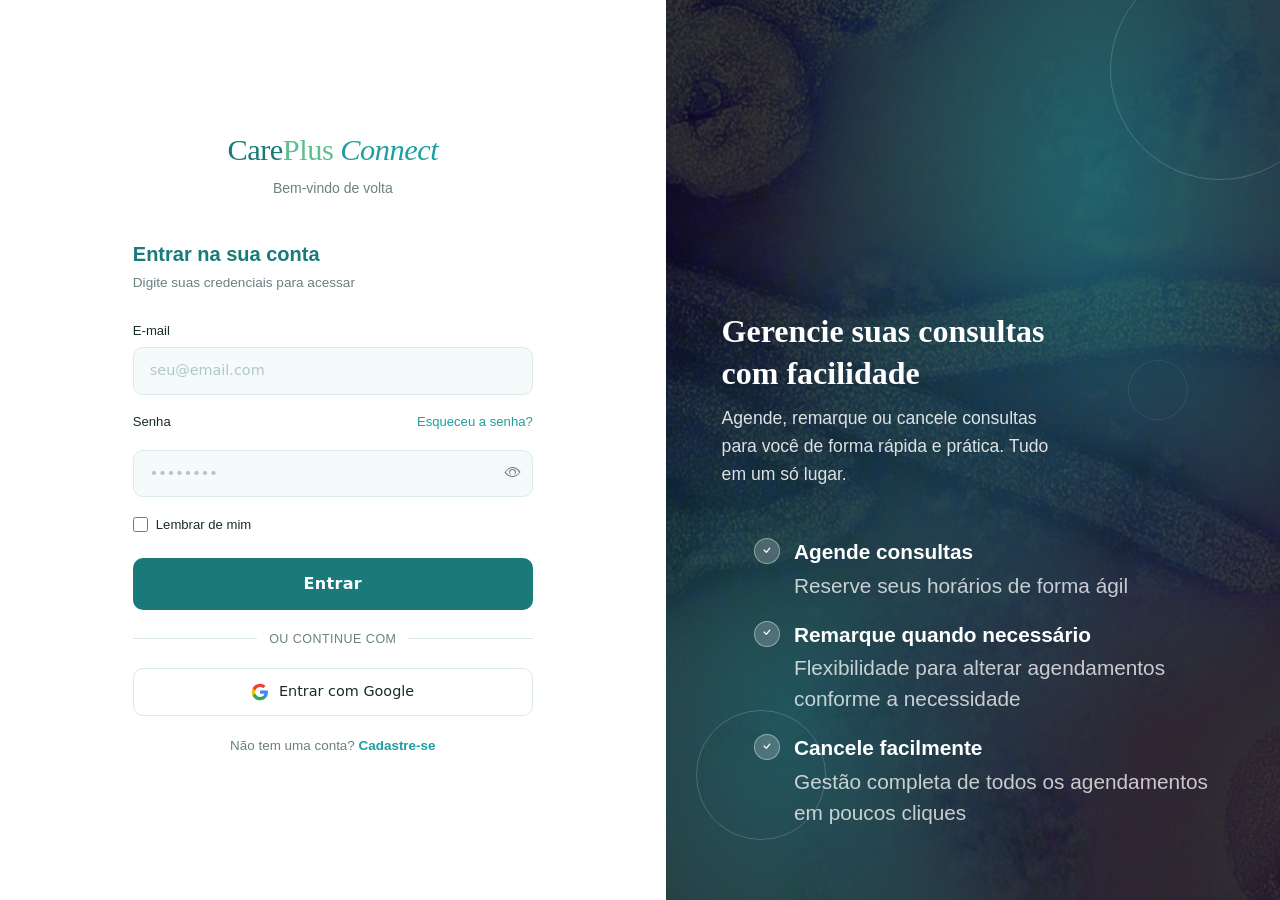
<file: index.html>
<!DOCTYPE html>
<html lang="pt-BR">

<head>
  <meta charset="UTF-8" />
  <meta name="viewport" content="width=device-width, initial-scale=1.0" />
  <title>CarePlus Connect — Login</title>

  <!-- Bootstrap CSS via CDN -->
  <link href="https://cdn.jsdelivr.net/npm/bootstrap@5.3.3/dist/css/bootstrap.min.css" rel="stylesheet" />

  <!-- Bootstrap Icons -->
  <link rel="stylesheet" href="https://cdn.jsdelivr.net/npm/bootstrap-icons@1.11.3/font/bootstrap-icons.css" />

  <!-- Variáveis globais de cor — deve vir antes dos outros CSS -->
  <link rel="stylesheet" href="css/variaveis.css" />

  <!-- CSS customizado da tela de login -->
  <link rel="stylesheet" href="css/login.css" />

  <!-- JavaScript externo do login -->
  <script src="javascript/login.js" defer></script>
</head>

<body>

  <!-- ================================================
     ESTRUTURA PRINCIPAL
     Divide a tela em painel esquerdo (formulário)
     e painel direito (imagem + bullets)
================================================= -->
  <div class="pagina-login">

    <!-- ── PAINEL ESQUERDO ── -->
    <div class="painel-esquerdo">
      <div class="caixa-formulario">

        <!-- Logo -->
        <div class="logo">
          <span class="care">Care</span><span class="plus">Plus</span> <span class="connect">Connect</span>
        </div>
        <p class="logo-subtitulo">Bem-vindo de volta</p>

        <!-- Título e descrição do formulário -->
        <p class="titulo-formulario">Entrar na sua conta</p>
        <p class="descricao-formulario">Digite suas credenciais para acessar</p>

        <!-- Campo E-mail -->
        <label for="email">E-mail</label>
        <div class="campo-input">
          <input type="email" id="email" placeholder="seu@email.com" autocomplete="email" />
        </div>

        <!-- Campo Senha + link esqueceu a senha -->
        <div class="linha-senha">
          <label for="senha">Senha</label>
          <a href="#" class="link-esqueceu-senha">Esqueceu a senha?</a>
        </div>
        <div class="campo-input">
          <input type="password" id="senha" placeholder="••••••••" autocomplete="current-password" />
          <!-- Botão olho: alterna entre mostrar e ocultar senha -->
          <button class="botao-olho" id="botao-olho" type="button" aria-label="Mostrar senha">
            <i id="icone-olho" class="bi bi-eye"></i>
          </button>
        </div>

        <!-- Checkbox lembrar de mim -->
        <div class="lembrar-de-mim">
          <input type="checkbox" id="lembrar" />
          <label for="lembrar" style="margin:0;cursor:pointer;">Lembrar de mim</label>
        </div>

        <!-- Botão principal de login -->
        <button class="botao-entrar" id="botao-entrar">Entrar</button>

        <!-- Divisor visual -->
        <div class="divisor">ou continue com</div>

        <!-- Botão login com Google -->
        <button class="botao-google">
          <svg width="18" height="18" viewBox="0 0 24 24">
            <path fill="#4285F4"
              d="M22.56 12.25c0-.78-.07-1.53-.2-2.25H12v4.26h5.92c-.26 1.37-1.04 2.53-2.21 3.31v2.77h3.57c2.08-1.92 3.28-4.74 3.28-8.09z" />
            <path fill="#34A853"
              d="M12 23c2.97 0 5.46-.98 7.28-2.66l-3.57-2.77c-.98.66-2.23 1.06-3.71 1.06-2.86 0-5.29-1.93-6.16-4.53H2.18v2.84C3.99 20.53 7.7 23 12 23z" />
            <path fill="#FBBC05"
              d="M5.84 14.09c-.22-.66-.35-1.36-.35-2.09s.13-1.43.35-2.09V7.07H2.18C1.43 8.55 1 10.22 1 12s.43 3.45 1.18 4.93l3.66-2.84z" />
            <path fill="#EA4335"
              d="M12 5.38c1.62 0 3.06.56 4.21 1.64l3.15-3.15C17.45 2.09 14.97 1 12 1 7.7 1 3.99 3.47 2.18 7.07l3.66 2.84c.87-2.6 3.3-4.53 6.16-4.53z" />
          </svg>
          Entrar com Google
        </button>

        <!-- Link para cadastro -->
        <p class="link-cadastro">Não tem uma conta? <a href="pages/cadastro.html">Cadastre-se</a></p>

      </div>
    </div>
    <!-- fim painel esquerdo -->

    <!-- ── PAINEL DIREITO ── -->
    <div class="painel-direito">

      <!-- Círculos decorativos de fundo -->
      <div class="circulo circulo-1"></div>
      <div class="circulo circulo-2"></div>
      <div class="circulo circulo-3"></div>

      <!-- Conteúdo: título + descrição + lista de funcionalidades -->
      <div class="conteudo-direito">
        <h2 class="titulo-direito">Gerencie suas consultas<br>com facilidade</h2>
        <p class="descricao-direito">Agende, remarque ou cancele consultas para você de forma rápida e prática. Tudo em
          um só lugar.</p>

        <ul class="lista-funcionalidades">
          <li class="item-funcionalidade">
            <div class="icone-check">
              <i class="bi bi-check"></i>
            </div>
            <div class="texto-funcionalidade">
              <strong>Agende consultas</strong>
              <span>Reserve seus horários de forma ágil</span>
            </div>
          </li>
          <li class="item-funcionalidade">
            <div class="icone-check">
              <i class="bi bi-check"></i>
            </div>
            <div class="texto-funcionalidade">
              <strong>Remarque quando necessário</strong>
              <span>Flexibilidade para alterar agendamentos conforme a necessidade</span>
            </div>
          </li>
          <li class="item-funcionalidade">
            <div class="icone-check">
              <i class="bi bi-check"></i>
            </div>
            <div class="texto-funcionalidade">
              <strong>Cancele facilmente</strong>
              <span>Gestão completa de todos os agendamentos em poucos cliques</span>
            </div>
          </li>
        </ul>
      </div>
      <!-- fim conteudo-direito -->

    </div>
    <!-- fim painel direito -->

  </div>
  <!-- fim pagina-login -->
</body>

</html>
</file>
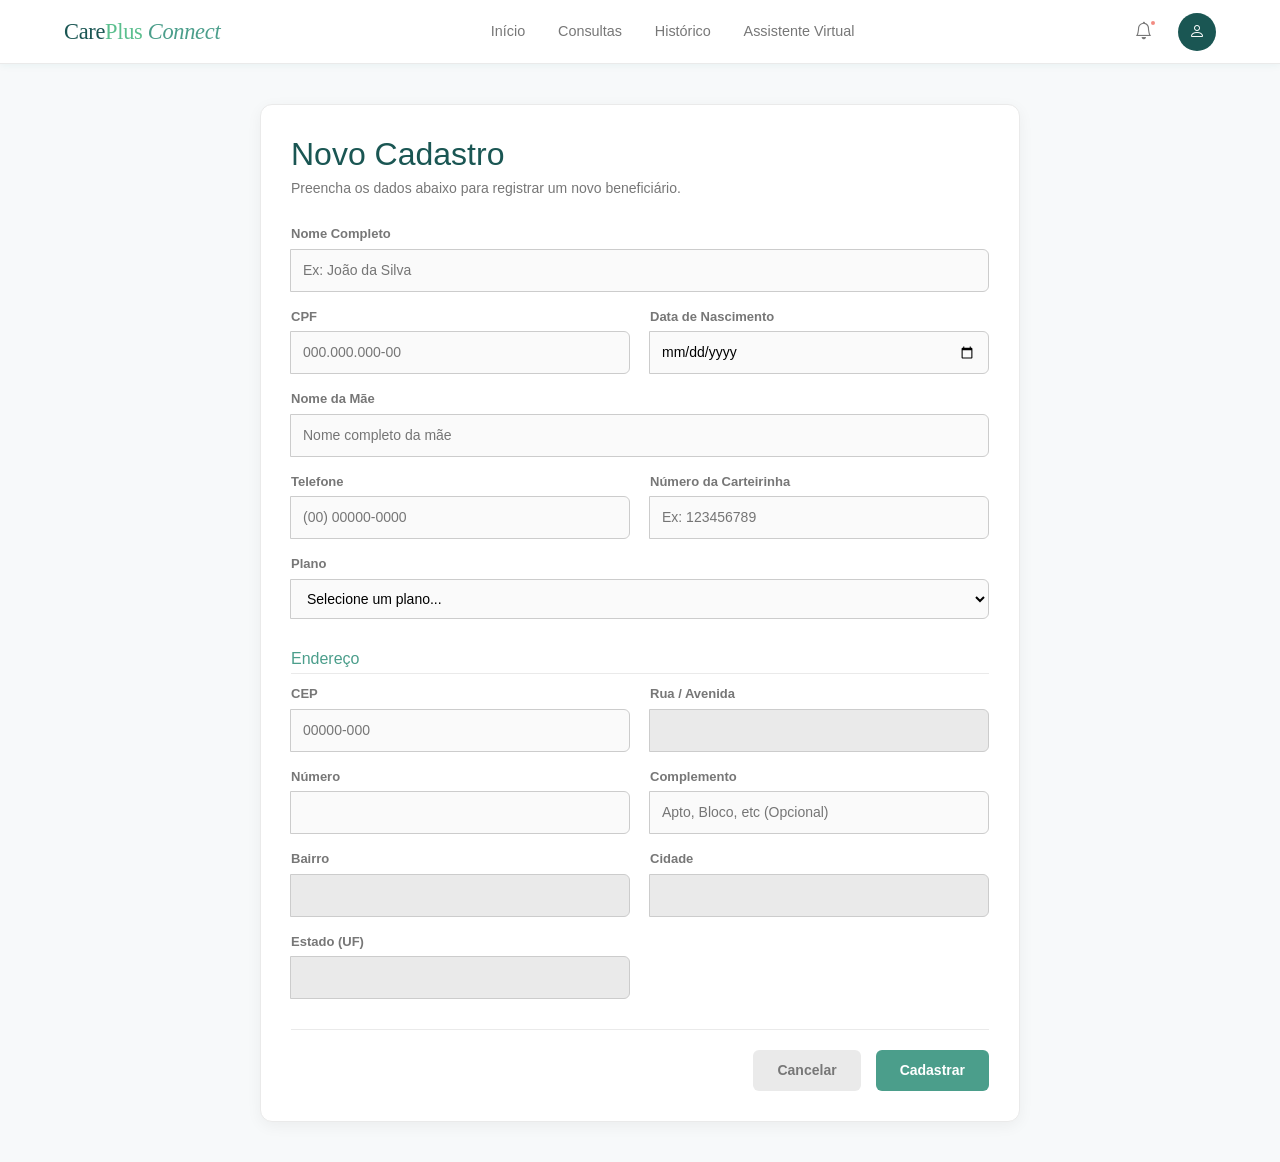
<file: pages/cadastro.html>
<!DOCTYPE html>
<html lang="pt-BR">

<head>
    <meta charset="UTF-8" />
    <meta name="viewport" content="width=device-width, initial-scale=1.0" />
    <title>CarePlus Connect — Cadastro</title>

    <link href="https://cdn.jsdelivr.net/npm/bootstrap@5.3.3/dist/css/bootstrap.min.css" rel="stylesheet" />
    <link rel="stylesheet" href="https://cdn.jsdelivr.net/npm/bootstrap-icons@1.11.3/font/bootstrap-icons.css" />
    <link rel="stylesheet" href="../css/variaveis.css" />
    <link rel="stylesheet" href="../css/navbar.css" />
    <link rel="stylesheet" href="../css/cadastro.css" />
    <script src="../javascript/navbar.js" defer></script>
    <script src="../javascript/cadastro.js" defer></script>
    <script src="https://cdn.jsdelivr.net/npm/bootstrap@5.3.3/dist/js/bootstrap.bundle.min.js"></script>
</head>

<body>

    <div id="navbar-placeholder"></div>

    <main class="conteudo-principal">
        <div class="card-cadastro">
            <h2>Novo Cadastro</h2>
            <p class="subtitle">Preencha os dados abaixo para registrar um novo beneficiário.</p>

            <form id="formCadastro">
                <div class="form-grid">
                    <div class="input-group full-width">
                        <label for="nome">Nome Completo</label>
                        <input type="text" id="nome" class="required" placeholder="Ex: João da Silva">
                    </div>

                    <div class="input-group">
                        <label for="cpf">CPF</label>
                        <input type="text" id="cpf" class="required" placeholder="000.000.000-00" maxlength="14">
                    </div>

                    <div class="input-group">
                        <label for="dataNascimento">Data de Nascimento</label>
                        <input type="date" id="dataNascimento" class="required">
                    </div>

                    <div class="input-group full-width">
                        <label for="nomeMae">Nome da Mãe</label>
                        <input type="text" id="nomeMae" class="required" placeholder="Nome completo da mãe">
                    </div>

                    <div class="input-group">
                        <label for="telefone">Telefone</label>
                        <input type="text" id="telefone" class="required" placeholder="(00) 00000-0000">
                    </div>

                    <div class="input-group">
                        <label for="carteirinha">Número da Carteirinha</label>
                        <input type="text" id="carteirinha" class="required" placeholder="Ex: 123456789">
                    </div>

                    <div class="input-group full-width">
                        <label for="plano">Plano</label>
                        <select id="plano" class="required">
                            <option value="">Selecione um plano...</option>
                            <option value="basico">Care Básico</option>
                            <option value="especial">Care Especial</option>
                            <option value="premium">Care Premium</option>
                        </select>
                    </div>

                    <h3 class="full-width section-title">Endereço</h3>

                    <div class="input-group">
                        <label for="cep">CEP</label>
                        <input type="text" id="cep" class="required" placeholder="00000-000" maxlength="9">
                    </div>

                    <div class="input-group">
                        <label for="logradouro">Rua / Avenida</label>
                        <input type="text" id="logradouro" class="required" readonly>
                    </div>

                    <div class="input-group">
                        <label for="numero">Número</label>
                        <input type="text" id="numero" class="required">
                    </div>

                    <div class="input-group">
                        <label for="complemento">Complemento</label>
                        <input type="text" id="complemento" placeholder="Apto, Bloco, etc (Opcional)">
                    </div>

                    <div class="input-group">
                        <label for="bairro">Bairro</label>
                        <input type="text" id="bairro" class="required" readonly>
                    </div>

                    <div class="input-group">
                        <label for="cidade">Cidade</label>
                        <input type="text" id="cidade" class="required" readonly>
                    </div>

                    <div class="input-group">
                        <label for="estado">Estado (UF)</label>
                        <input type="text" id="estado" class="required" readonly>
                    </div>
                </div>

                <div class="actions">
                    <button type="button" class="btn-cancel" id="btnCancelar">Cancelar</button>
                    <button type="submit" class="btn-submit">Cadastrar</button>
                </div>
            </form>
        </div>
    </main>

</body>

</html>
</file>
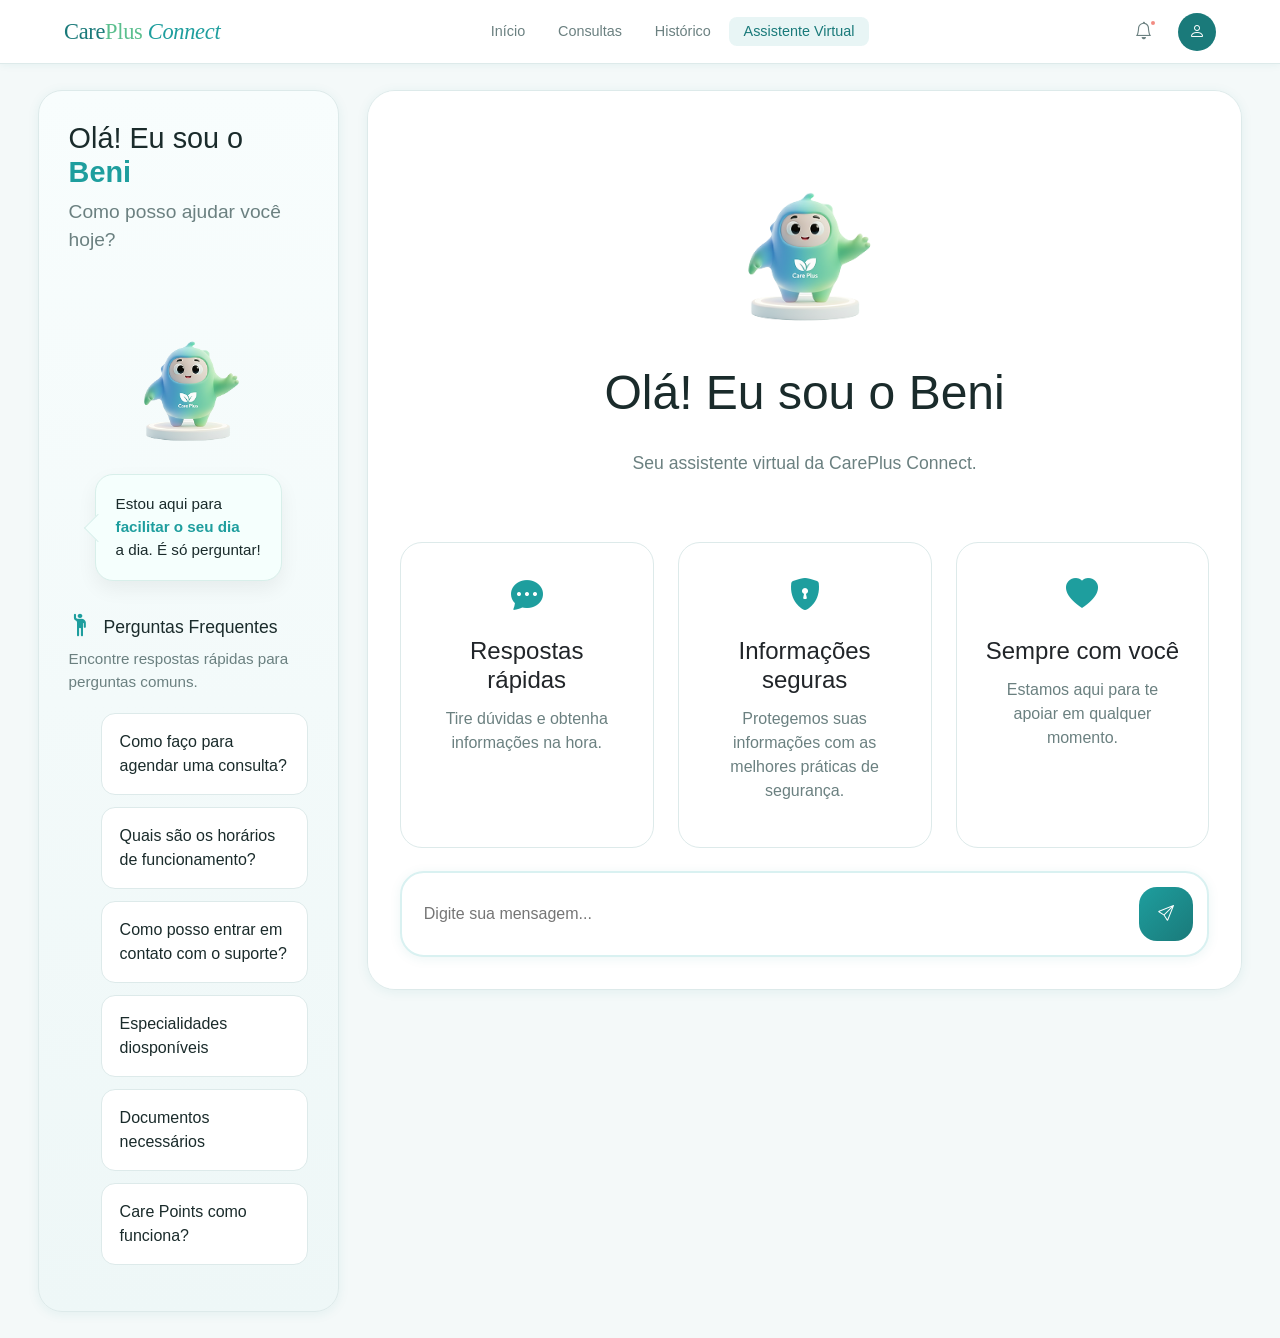
<file: pages/chatbot.html>
<!DOCTYPE html>
<html lang="pt-br">

<head>
    <meta charset="UTF-8">
    <meta name="viewport" content="width=device-width, initial-scale=1.0">
    <title>Assistente Virtual</title>

    <!-- Bootstrap CSS via CDN -->
    <link href="https://cdn.jsdelivr.net/npm/bootstrap@5.3.3/dist/css/bootstrap.min.css" rel="stylesheet" />

    <!-- Bootstrap Icons -->
    <link rel="stylesheet" href="https://cdn.jsdelivr.net/npm/bootstrap-icons@1.11.3/font/bootstrap-icons.css" />

    <!-- Variáveis globais de cor — deve vir antes dos outros CSS -->
    <link rel="stylesheet" href="../css/variaveis.css" />

    <!-- CSS do chatbot -->
    <link rel="stylesheet" href="../css/chatbot.css" />

    <!-- JavaScript do chatbot -->
    <script defer src="../javascript/chatbot.js"></script>

    <!-- Estilos compartilhados da navbar -->
    <link rel="stylesheet" href="../css/navbar.css" />

    <!-- JavaScript da navbar -->
    <script src="../javascript/navbar.js" defer></script>
</head>

<body>

    <div id="navbar-placeholder"></div>


    <main class="conteudo-principal">

        <div class="container">
            <aside class="opcoes">
                <h3>Olá! Eu sou o <strong>Beni</strong></h3>
                <p>Como posso ajudar você hoje?</p>

                <div class="container-beni">
                    <div>
                        <img class="img-beni" src="../assets/imagens/beni.png" alt="Beni, o assistente virtual">
                    </div>
                    <div class="balao-beni">
                        <p>
                            Estou aqui para<br>
                            <span>facilitar o seu dia</span><br>
                            a dia. É só perguntar!
                        </p>
                    </div>

                </div>

                <div class="perguntas-frequentes">
                    <div class="txt-faq">
                        <h4> <i class="bi bi-person-raised-hand icone-pergunta"></i> Perguntas Frequentes</h4>
                        <p>Encontre respostas rápidas para perguntas comuns.</p>
                    </div>

                    <ul>
                        <li>Como faço para agendar uma consulta?</li>
                        <li>Quais são os horários de funcionamento?</li>
                        <li>Como posso entrar em contato com o suporte?</li>
                        <li>Especialidades diosponíveis</li>
                        <li>Documentos necessários</li>
                        <li>Care Points como funciona?</li>
                    </ul>
                </div>
            </aside> <!-- Fim das opções -->

            <section class="chat-container">

                <div class="creative-content">
                    <img class="img-beni-chat" src="../assets/imagens/beni.png" alt="Beni, o assistente virtual">
                    <h3>Olá! Eu sou o Beni</h3>
                    <p>Seu assistente virtual da CarePlus Connect.</p>
                </div>


                <div class="cards-container">
                    <div class="card">
                        <i class="bi bi-chat-dots-fill"></i>
                        <h4>Respostas rápidas</h4>
                        <p>Tire dúvidas e obtenha informações na hora.</p>
                    </div>


                    <div class="card">
                        <i class="bi bi-shield-lock-fill"></i>
                        <h4>Informações seguras</h4>
                        <p>Protegemos suas informações com as melhores práticas de segurança.</p>
                    </div>


                    <div class="card">
                        <i class="bi bi-heart-fill"></i>
                        <h4>Sempre com você</h4>
                        <p>Estamos aqui para te apoiar em qualquer momento.</p>
                    </div>
                </div> <!-- fim do container de cards -->

                <div class="messages-container"></div> <!-- fim do container de mensagens -->

                <div class="barra-chat">
                    <form class="formulario-chat" action="#" method="post">
                        <input type="text" placeholder="Digite sua mensagem..." aria-label="Digite sua mensagem">
                        <button type="submit"><i class="bi bi-send"></i></button>
                    </form>
                </div>

            </section> <!-- fim do chat container -->

        </div>

    </main>

</body>

</html>
</file>
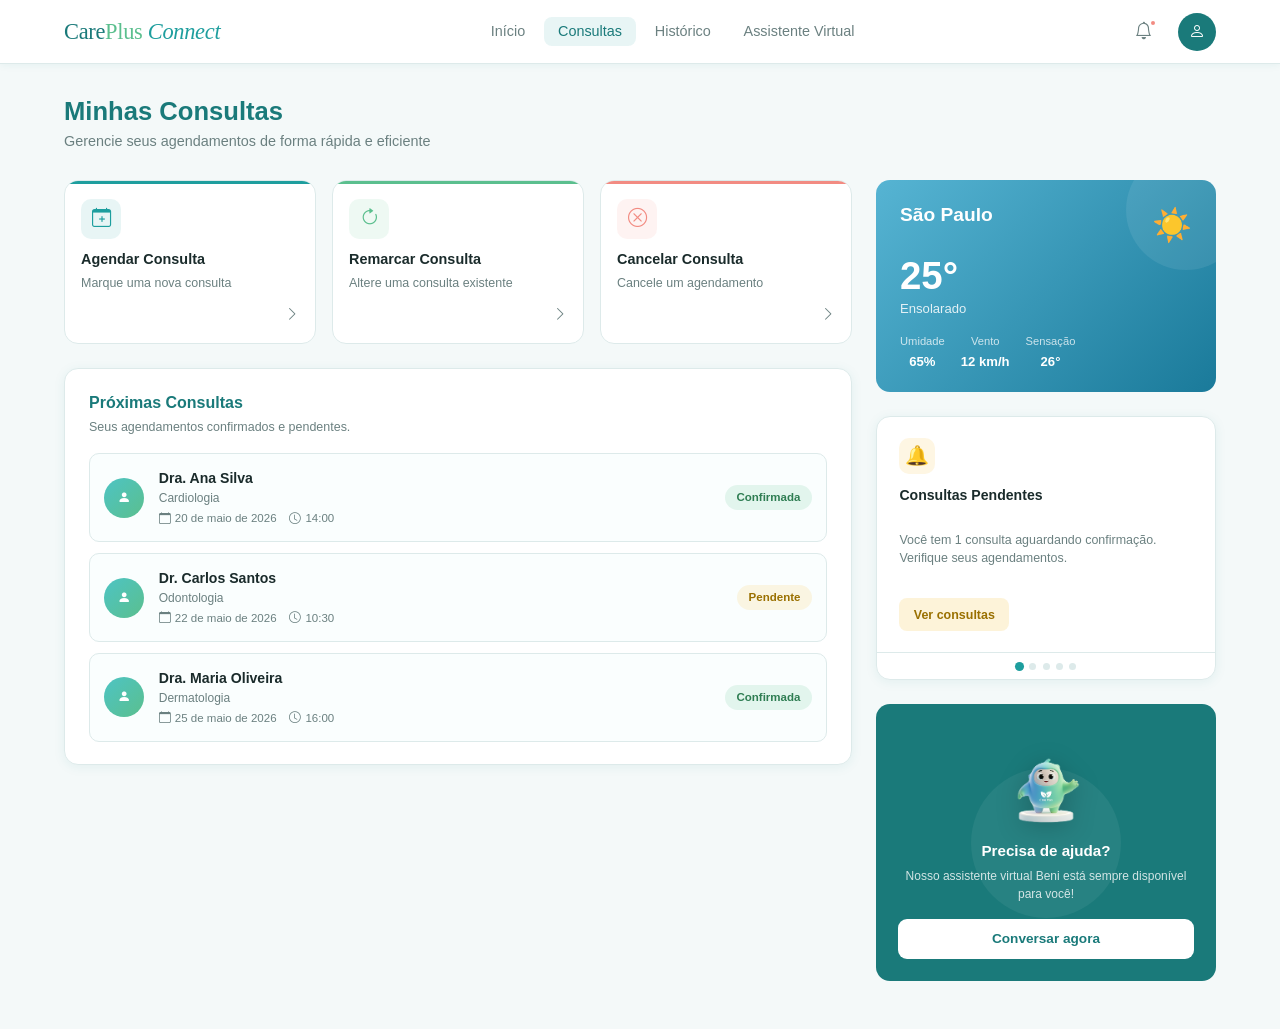
<file: pages/consultas.html>
<!DOCTYPE html>
<html lang="pt-BR">

<head>
    <meta charset="UTF-8" />
    <meta name="viewport" content="width=device-width, initial-scale=1.0" />
    <title>CarePlus Connect — Consultas</title>

    <!-- Bootstrap CSS via CDN -->
    <link href="https://cdn.jsdelivr.net/npm/bootstrap@5.3.3/dist/css/bootstrap.min.css" rel="stylesheet" />

    <!-- Bootstrap Icons -->
    <link rel="stylesheet" href="https://cdn.jsdelivr.net/npm/bootstrap-icons@1.11.3/font/bootstrap-icons.css" />

    <!-- Variáveis globais de cor — deve vir antes dos outros CSS -->
    <link rel="stylesheet" href="../css/variaveis.css" />

    <!-- Estilos compartilhados da navbar -->
    <link rel="stylesheet" href="../css/navbar.css" />

    <!-- CSS customizado da página de consultas -->
    <link rel="stylesheet" href="../css/consultas.css" />

    <!-- JavaScript da navbar -->
    <script src="../javascript/navbar.js" defer></script>

    <!-- JavaScript da página de consultas -->
    <script src="../javascript/consultas.js" defer></script>

    <script src="https://cdn.jsdelivr.net/npm/bootstrap@5.3.3/dist/js/bootstrap.bundle.min.js"></script>
</head>

<body>

    <!-- ================================================
       BARRA DE NAVEGAÇÃO
       Logo + links + sino de notificação + avatar
  ================================================= -->
    <div id="navbar-placeholder"></div>
    <!-- fim barra de navegação -->

    <!-- ================================================
       CONTEÚDO PRINCIPAL DA PÁGINA
  ================================================= -->
    <main class="conteudo-principal">

        <!-- Cabeçalho com título e descrição da página -->
        <div class="cabecalho-pagina">
            <h1 class="titulo-pagina">Minhas Consultas</h1>
            <p class="subtitulo-pagina">Gerencie seus agendamentos de forma rápida e eficiente</p>
        </div>

        <!-- Grade principal: coluna esquerda + coluna direita -->
        <div class="grade-dashboard">

            <!-- ============================================
           COLUNA ESQUERDA
      ============================================= -->
            <div class="coluna-esquerda">

                <!-- ── CARDS DE AÇÃO ──
             3 botões clicáveis para as ações principais -->
                <div class="area-cards-acao">

                    <!-- Card: Agendar Consulta -->
                    <button class="card-acao card-agendar" id="btn-acao-agendar"
                        onclick="alternarAbasConsultas('agendar')">
                        <div class="icone-acao">
                            <i class="bi bi-calendar-plus"></i>
                        </div>
                        <div class="texto-acao">
                            <strong>Agendar Consulta</strong>
                            <span>Marque uma nova consulta</span>
                        </div>
                        <i class="bi bi-chevron-right seta-acao"></i>
                    </button>

                    <!-- Card: Remarcar Consulta -->
                    <button class="card-acao card-remarcar" id="btn-acao-remarcar"
                        onclick="alternarAbasConsultas('remarcar')">
                        <div class="icone-acao">
                            <i class="bi bi-arrow-clockwise"></i>
                        </div>
                        <div class="texto-acao">
                            <strong>Remarcar Consulta</strong>
                            <span>Altere uma consulta existente</span>
                        </div>
                        <i class="bi bi-chevron-right seta-acao"></i>
                    </button>

                    <!-- Card: Cancelar Consulta -->
                    <button class="card-acao card-cancelar" id="btn-acao-cancelar"
                        onclick="alternarAbasConsultas('cancelar')">
                        <div class="icone-acao">
                            <i class="bi bi-x-circle"></i>
                        </div>
                        <div class="texto-acao">
                            <strong>Cancelar Consulta</strong>
                            <span>Cancele um agendamento</span>
                        </div>
                        <i class="bi bi-chevron-right seta-acao"></i>
                    </button>

                </div>
                <!-- fim area-cards-acao -->

                <!-- Painel interativo para agendar / remarcar / cancelar -->
                <section class="modal-interativo agendamento" id="painel-interativo-consultas" style="display:none;">

                    <!-- Formulário: Agendar -->
                    <div class="conteudo-interativo d-none" id="form-consulta-agendar">
                        <div class="interativo-cabecalho">
                            <h3 class="interativo-titulo text-agendar"><i class="bi bi-calendar-plus me-2"></i> Agendar
                                uma Nova Consulta</h3>
                            <p class="interativo-subtitulo">Preencha os critérios abaixo para localizar e reservar o
                                melhor horário com o profissional.</p>
                        </div>

                        <form onsubmit="event.preventDefault(); enviarFormulario('agendar');">
                            <div class="row g-3">
                                <div class="col-md-6">
                                    <label class="form-label-custom">Qual especialidade deseja atendimento?</label>
                                    <select class="form-select custom-input" required>
                                        <option value="" disabled selected hidden>Escolha uma das opções...</option>
                                        <option value="cardiologia">Cardiologia</option>
                                        <option value="odontologia">Odontologia</option>
                                        <option value="dermatologia">Dermatologia</option>
                                        <option value="clini-geral">Clínico Geral</option>
                                    </select>
                                </div>
                                <div class="col-md-6">
                                    <label class="form-label-custom">Escolha a região mais próxima:</label>
                                    <select class="form-select custom-input" required>
                                        <option value="" disabled selected hidden>Escolha uma das opções...</option>
                                        <option value="sp-centro">São Paulo — Centro</option>
                                        <option value="sp-zona-sul">São Paulo — Zona Sul</option>
                                        <option value="sp-zona-oeste">São Paulo — Zona Oeste</option>
                                        <option value="alfaville">Barueri — Alphaville</option>
                                    </select>
                                </div>
                                <div class="col-md-6">
                                    <label class="form-label-custom">Sabe o nome do profissional? <span
                                            class="opcional">(opcional)</span></label>
                                    <input type="text" class="form-control custom-input"
                                        placeholder="Digite o nome do profissional...">
                                </div>
                                <div class="col-md-3">
                                    <label class="form-label-custom">Escolha a data:</label>
                                    <input type="date" class="form-control custom-input" required>
                                </div>
                                <div class="col-md-3">
                                    <label class="form-label-custom">Melhor horário:</label>
                                    <select class="form-select custom-input" required>
                                        <option value="" disabled selected hidden>Escolha...</option>
                                        <option value="manha">Manhã (08h às 12h)</option>
                                        <option value="tarde">Tarde (12h às 18h)</option>
                                        <option value="noite">Noite (18h às 21h)</option>
                                    </select>
                                </div>
                                <div class="col-12 text-end mt-4">
                                    <button type="submit" class="btn-acao-submit btn-submit-agendar">Finalizar
                                        Agendamento</button>
                                </div>
                            </div>
                        </form>
                    </div>

                    <!-- Formulário: Remarcar -->
                    <div class="conteudo-interativo d-none" id="form-consulta-remarcar">
                        <div class="interativo-cabecalho">
                            <h3 class="interativo-titulo text-remarcar"><i class="bi bi-arrow-clockwise me-2"></i>
                                Remarcar Consulta Existente</h3>
                            <p class="interativo-subtitulo">Selecione qual agendamento ativo deseja transferir e defina
                                o novo período.</p>
                        </div>

                        <form onsubmit="event.preventDefault(); enviarFormulario('remarcar');">
                            <div class="row g-3">
                                <div class="col-md-12">
                                    <label class="form-label-custom">Qual consulta deseja remarcar?</label>
                                    <select class="form-select custom-input" required>
                                        <option value="" disabled selected hidden>Selecione uma consulta da sua lista
                                            ativa...</option>
                                        <option value="1">Dra. Ana Silva — Cardiologia (20 de Maio às 14:00)</option>
                                        <option value="2">Dr. Carlos Santos — Odontologia (22 de Maio às 10:30)
                                        </option>
                                        <option value="3">Dra. Maria Oliveira — Dermatologia (25 de Maio às 16:00)
                                        </option>
                                    </select>
                                </div>
                                <div class="col-md-6">
                                    <label class="form-label-custom">Escolha a nova data desejada:</label>
                                    <input type="date" class="form-control custom-input" required>
                                </div>
                                <div class="col-md-6">
                                    <label class="form-label-custom">Escolha o novo horário:</label>
                                    <select class="form-select custom-input" required>
                                        <option value="" disabled selected hidden>Selecione o horário...</option>
                                        <option value="09:00">09:00</option>
                                        <option value="11:00">11:00</option>
                                        <option value="14:30">14:30</option>
                                        <option value="16:30">16:30</option>
                                    </select>
                                </div>
                                <div class="col-12 text-end mt-4">
                                    <button type="submit" class="btn-acao-submit btn-submit-remarcar">Confirmar
                                        Remarcação</button>
                                </div>
                            </div>
                        </form>
                    </div>

                    <!-- Formulário: Cancelar -->
                    <div class="conteudo-interativo d-none" id="form-consulta-cancelar">
                        <div class="interativo-cabecalho">
                            <h3 class="interativo-titulo text-cancelar"><i class="bi bi-calendar-x me-2"></i> Cancelar
                                Agendamento</h3>
                            <p class="interativo-subtitulo">Selecione o agendamento que deseja remover. Lembre-se que
                                você pode remarcar para não perder seus pontos.</p>
                        </div>

                        <form onsubmit="event.preventDefault(); enviarFormulario('cancelar');">
                            <div class="row g-3">
                                <div class="col-md-7">
                                    <label class="form-label-custom">Qual consulta deseja cancelar?</label>
                                    <select class="form-select custom-input" required>
                                        <option value="" disabled selected hidden>Selecione o agendamento para
                                            cancelamento...</option>
                                        <option value="1">Dra. Ana Silva — Cardiologia (20 de Maio às 14:00)</option>
                                        <option value="2">Dr. Carlos Santos — Odontologia (22 de Maio às 10:30)
                                        </option>
                                        <option value="3">Dra. Maria Oliveira — Dermatologia (25 de Maio às 16:00)
                                        </option>
                                    </select>
                                </div>
                                <div class="col-md-5">
                                    <label class="form-label-custom">Motivo do cancelamento:</label>
                                    <select class="form-select custom-input" required>
                                        <option value="" disabled selected hidden>Escolha o motivo...</option>
                                        <option value="conflito">Conflito de agenda profissional</option>
                                        <option value="pessoal">Imprevisto pessoal de saúde</option>
                                        <option value="distancia">Problema logístico / transporte</option>
                                        <option value="outro">Outros motivos</option>
                                    </select>
                                </div>
                                <div class="col-12">
                                    <div class="alerta-cancelamento p-3 rounded d-flex align-items-start">
                                        <i class="bi bi-exclamation-triangle-fill text-warning me-2 mt-1"></i>
                                        <small class="text-muted">Atenção: Cancelamentos feitos com menos de 24 horas de
                                            antecedência podem impactar seu índice de comparecimento geral nas
                                            estatísticas da sua empresa.</small>
                                    </div>
                                </div>
                                <div class="col-12 text-end mt-4">
                                    <button type="submit" class="btn-acao-submit btn-submit-cancelar">Confirmar
                                        Cancelamento</button>
                                </div>
                            </div>
                        </form>
                    </div>

                </section>
                <!-- Fim painel interativo -->

                <!-- ── PRÓXIMAS CONSULTAS ── -->
                <div class="card-consultas">
                    <p class="titulo-card">Próximas Consultas</p>
                    <p class="subtitulo-card">Seus agendamentos confirmados e pendentes.</p>

                    <!-- Consulta 1 -->
                    <div class="item-consulta">
                        <div class="avatar-medico"><i class="bi bi-person-fill"></i></div>
                        <div class="info-consulta">
                            <strong>Dra. Ana Silva</strong>
                            <p class="especialidade">Cardiologia</p>
                            <div class="meta-consulta">
                                <span><i class="bi bi-calendar"></i> 20 de maio de 2026</span>
                                <span><i class="bi bi-clock"></i> 14:00</span>
                            </div>
                        </div>
                        <span class="badge-status status-confirmada">Confirmada</span>
                    </div>

                    <!-- Consulta 2 -->
                    <div class="item-consulta">
                        <div class="avatar-medico"><i class="bi bi-person-fill"></i></div>
                        <div class="info-consulta">
                            <strong>Dr. Carlos Santos</strong>
                            <p class="especialidade">Odontologia</p>
                            <div class="meta-consulta">
                                <span><i class="bi bi-calendar"></i> 22 de maio de 2026</span>
                                <span><i class="bi bi-clock"></i> 10:30</span>
                            </div>
                        </div>
                        <span class="badge-status status-pendente">Pendente</span>
                    </div>

                    <!-- Consulta 3 -->
                    <div class="item-consulta">
                        <div class="avatar-medico"><i class="bi bi-person-fill"></i></div>
                        <div class="info-consulta">
                            <strong>Dra. Maria Oliveira</strong>
                            <p class="especialidade">Dermatologia</p>
                            <div class="meta-consulta">
                                <span><i class="bi bi-calendar"></i> 25 de maio de 2026</span>
                                <span><i class="bi bi-clock"></i> 16:00</span>
                            </div>
                        </div>
                        <span class="badge-status status-confirmada">Confirmada</span>
                    </div>

                </div>
                <!-- fim card-consultas -->

            </div>
            <!-- fim coluna-esquerda -->

            <!-- ============================================
           COLUNA DIREITA (barra lateral)
      ============================================= -->
            <div class="coluna-direita">

                <!-- ── CARD DE CLIMA ── -->
                <div class="card-clima" role="button"
                    onclick="alert('Em breve integrado a uma API de clima em tempo real!')">
                    <div class="topo-clima">
                        <span class="cidade-clima">São Paulo</span>
                        <span class="emoji-clima">☀️</span>
                    </div>
                    <div class="temperatura">25°</div>
                    <div class="descricao-clima">Ensolarado</div>
                    <div class="detalhes-clima">
                        <div class="detalhe-clima">
                            <span>Umidade</span>
                            <span>65%</span>
                        </div>
                        <div class="detalhe-clima">
                            <span>Vento</span>
                            <span>12 km/h</span>
                        </div>
                        <div class="detalhe-clima">
                            <span>Sensação</span>
                            <span>26°</span>
                        </div>
                    </div>
                </div>
                <!-- fim card-clima -->

                <!-- ── CARDS ROTATIVOS ── -->
                <div class="area-cards-rotativos">

                    <!-- Slide 1: Consultas pendentes -->
                    <div class="slide-rotativo slide-pendentes ativo" id="slide-0">
                        <div class="icone-slide">🔔</div>
                        <p class="titulo-slide">Consultas Pendentes</p>
                        <p class="descricao-slide">Você tem 1 consulta aguardando confirmação. Verifique seus
                            agendamentos.</p>
                        <button class="botao-slide" onclick="window.location.href='consultas.html'">Ver consultas</button>
                    </div>

                    <!-- Slide 2: Dica de saúde -->
                    <div class="slide-rotativo slide-dica" id="slide-1">
                        <div class="icone-slide">💡</div>
                        <p class="titulo-slide">Dica de Saúde</p>
                        <p class="descricao-slide">Beber pelo menos 2 litros de água por dia ajuda a manter o bom
                            funcionamento do organismo.</p>
                    </div>

                    <!-- Slide 3: Lembrete preventivo -->
                    <div class="slide-rotativo slide-lembrete" id="slide-2">
                        <div class="icone-slide">📅</div>
                        <p class="titulo-slide">Lembrete</p>
                        <p class="descricao-slide">Você não agenda uma consulta há 30 dias. Cuide da sua saúde
                            preventivamente!</p>
                        <button class="botao-slide" onclick="alternarAbasConsultas('agendar')">Agendar
                            agora</button>
                    </div>

                    <!-- Slide 4: CarePoints -->
                    <div class="slide-rotativo slide-pontos" id="slide-3">
                        <div class="icone-slide">⭐</div>
                        <p class="titulo-slide">Quase lá!</p>
                        <p class="descricao-slide">Você está a 65 pontos de atingir o nível Ouro. Continue comparecendo
                            às consultas!</p>
                        <button class="botao-slide"
                            onclick="document.getElementById('modal-recompensas').classList.add('ativo'); document.body.style.overflow='hidden'">Ver
                            recompensas</button>
                    </div>

                    <!-- Slide 5: Apps integrados -->
                    <div class="slide-rotativo slide-apps" id="slide-4">
                        <div class="icone-slide">🔗</div>
                        <p class="titulo-slide">Apps integrados</p>

                        <div class="app-item-mini app-maps">
                            <i class="bi bi-map"></i>
                            <span>Google Maps</span>
                            <button class="botao-app-mini"
                                onclick="alert('Funcionalidade em desenvolvimento')">Conectar</button>
                        </div>
                        <div class="app-item-mini app-waze">
                            <i class="bi bi-car-front"></i>
                            <span>Waze</span>
                            <button class="botao-app-mini"
                                onclick="alert('Funcionalidade em desenvolvimento')">Conectar</button>
                        </div>
                        <div class="app-item-mini app-calendar">
                            <i class="bi bi-calendar-check"></i>
                            <span>Google Calendar</span>
                            <button class="botao-app-mini"
                                onclick="alert('Funcionalidade em desenvolvimento')">Conectar</button>
                        </div>
                        <div class="app-item-mini app-climatempo">
                            <i class="bi bi-cloud-sun"></i>
                            <span>Climatempo</span>
                            <button class="botao-app-mini"
                                onclick="alert('Funcionalidade em desenvolvimento')">Conectar</button>
                        </div>
                    </div>

                    <!-- Pontos de navegação manual -->
                    <div class="pontos-navegacao">
                        <button class="ponto-navegacao ativo" aria-label="Slide 1"></button>
                        <button class="ponto-navegacao" aria-label="Slide 2"></button>
                        <button class="ponto-navegacao" aria-label="Slide 3"></button>
                        <button class="ponto-navegacao" aria-label="Slide 4"></button>
                        <button class="ponto-navegacao" aria-label="Slide 5"></button>
                    </div>
                </div>
                <!-- fim area-cards-rotativos -->

                <!-- ── CARD DO BENI ── -->
                <div class="card-beni">
                    <div class="area-beni">
                        <img src="../assets/imagens/beni.png" alt="Mascote Beni" class="imagem-beni" />
                    </div>
                    <p class="titulo-beni">Precisa de ajuda?</p>
                    <p class="descricao-beni">Nosso assistente virtual Beni está sempre disponível para você!</p>
                    <button class="botao-beni" onclick="window.location.href='chatbot.html'">Conversar agora</button>
                </div>
                <!-- fim card-beni -->

            </div>
            <!-- fim coluna-direita -->

        </div>
        <!-- fim grade-dashboard -->

        <!-- ================================================
             MODAL DE RECOMPENSAS (CarePoints)
        ================================================= -->
        <div class="modal-overlay" id="modal-recompensas">
            <div class="modal-caixa">

                <div class="modal-cabecalho">
                    <div>
                        <p class="modal-titulo">CarePoints — Recompensas</p>
                        <p class="modal-subtitulo">Acompanhe seus pontos e resgate benefícios exclusivos</p>
                    </div>
                    <button class="modal-fechar" id="btn-fechar-modal" aria-label="Fechar modal">
                        <i class="bi bi-x-lg"></i>
                    </button>
                </div>

                <div class="modal-corpo">

                    <div class="modal-pts-row">
                        <div>
                            <p class="modal-pts-label">Sua pontuação</p>
                            <div class="modal-pts-numero">
                                <span class="modal-numero">35</span>
                                <span class="modal-unidade">pts</span>
                            </div>
                        </div>
                        <div class="badge-tier prata">
                            <div class="icone-tier">🥈</div>
                            <span class="nome-tier">Prata</span>
                        </div>
                    </div>

                    <div class="linha-tiers">
                        <div class="etapa-tier">
                            <div class="bolinha-tier conquistado">🥉</div>
                            <span class="label-tier">Bronze</span>
                        </div>
                        <div class="barra-conexao completa"></div>
                        <div class="etapa-tier">
                            <div class="bolinha-tier atual">🥈</div>
                            <span class="label-tier atual">Prata</span>
                        </div>
                        <div class="barra-conexao parcial"></div>
                        <div class="etapa-tier">
                            <div class="bolinha-tier proximo">🥇</div>
                            <span class="label-tier">Ouro</span>
                        </div>
                    </div>

                    <div class="area-progresso">
                        <div class="info-progresso">
                            <span>35 / 100 pts para Ouro</span>
                            <span>65 pts restantes</span>
                        </div>
                        <div class="trilha-progresso">
                            <div class="preenchimento-progresso"></div>
                        </div>
                    </div>

                    <p class="modal-secao-titulo">Recompensas disponíveis</p>
                    <div class="modal-recompensas-grid">
                        <div class="modal-recomp-card">
                            <div class="modal-recomp-icone">⚡</div>
                            <p class="modal-recomp-titulo">Prioridade no agendamento</p>
                            <p class="modal-recomp-pts">30 pts necessários</p>
                            <button class="modal-recomp-btn ativo">Resgatar</button>
                        </div>
                        <div class="modal-recomp-card">
                            <div class="modal-recomp-icone">🎫</div>
                            <p class="modal-recomp-titulo">Consulta com desconto</p>
                            <p class="modal-recomp-pts">50 pts necessários</p>
                            <button class="modal-recomp-btn bloqueado">Faltam 15 pts</button>
                        </div>
                        <div class="modal-recomp-card">
                            <div class="modal-recomp-icone">📋</div>
                            <p class="modal-recomp-titulo">Exame gratuito</p>
                            <p class="modal-recomp-pts">80 pts necessários</p>
                            <button class="modal-recomp-btn bloqueado">Faltam 45 pts</button>
                        </div>
                        <div class="modal-recomp-card">
                            <div class="modal-recomp-icone">🎁</div>
                            <p class="modal-recomp-titulo">Kit saúde Care Plus</p>
                            <p class="modal-recomp-pts">100 pts necessários</p>
                            <button class="modal-recomp-btn bloqueado">Faltam 65 pts</button>
                        </div>
                    </div>

                    <p class="modal-secao-titulo">Como ganhar pontos</p>

                    <div class="modal-ganhar-item">
                        <div class="modal-ganhar-icone icone-comparecer">
                            <i class="bi bi-calendar-check"></i>
                        </div>
                        <div class="modal-ganhar-texto">
                            <strong>Comparecer à consulta</strong>
                            <span>Confirmado automaticamente após a consulta realizada</span>
                        </div>
                        <span class="modal-ganhar-pts">+10 pts</span>
                    </div>

                    <div class="modal-ganhar-item">
                        <div class="modal-ganhar-icone icone-remarcar">
                            <i class="bi bi-arrow-clockwise"></i>
                        </div>
                        <div class="modal-ganhar-texto">
                            <strong>Remarcar com antecedência</strong>
                            <span>Válido para remarcações feitas com mais de 24h de antecedência</span>
                        </div>
                        <span class="modal-ganhar-pts">+5 pts</span>
                    </div>

                    <div class="modal-ganhar-item">
                        <div class="modal-ganhar-icone icone-cancelar">
                            <i class="bi bi-x-circle"></i>
                        </div>
                        <div class="modal-ganhar-texto">
                            <strong>Cancelar com antecedência</strong>
                            <span>Válido para cancelamentos com mais de 48h de antecedência</span>
                        </div>
                        <span class="modal-ganhar-pts">+3 pts</span>
                    </div>

                    <div class="modal-ganhar-item">
                        <div class="modal-ganhar-icone icone-preventiva">
                            <i class="bi bi-star"></i>
                        </div>
                        <div class="modal-ganhar-texto">
                            <strong>Consulta preventiva</strong>
                            <span>Check-ups e consultas de prevenção valem mais pontos!</span>
                        </div>
                        <span class="modal-ganhar-pts">+15 pts</span>
                    </div>

                    <div class="modal-regras">
                        <i class="bi bi-info-circle"></i>
                        <span>Pontos expiram após 12 meses sem atividade · Não comparecer sem aviso não gera pontos ·
                            Pontos são acumulativos entre consultas</span>
                    </div>

                </div>
                <!-- fim modal-corpo -->

            </div>
        </div>
        <!-- fim modal-recompensas -->

        <!-- ================================================
             TOAST DE CONFIRMAÇÃO (feedback de ação)
        ================================================= -->
        <div id="toast-confirmacao" class="toast-confirmacao" aria-live="polite">
            <i class="bi bi-check-circle-fill toast-icone"></i>
            <span id="toast-mensagem"></span>
        </div>

    </main>
    <!-- fim conteudo-principal -->

</body>

</html>
</file>
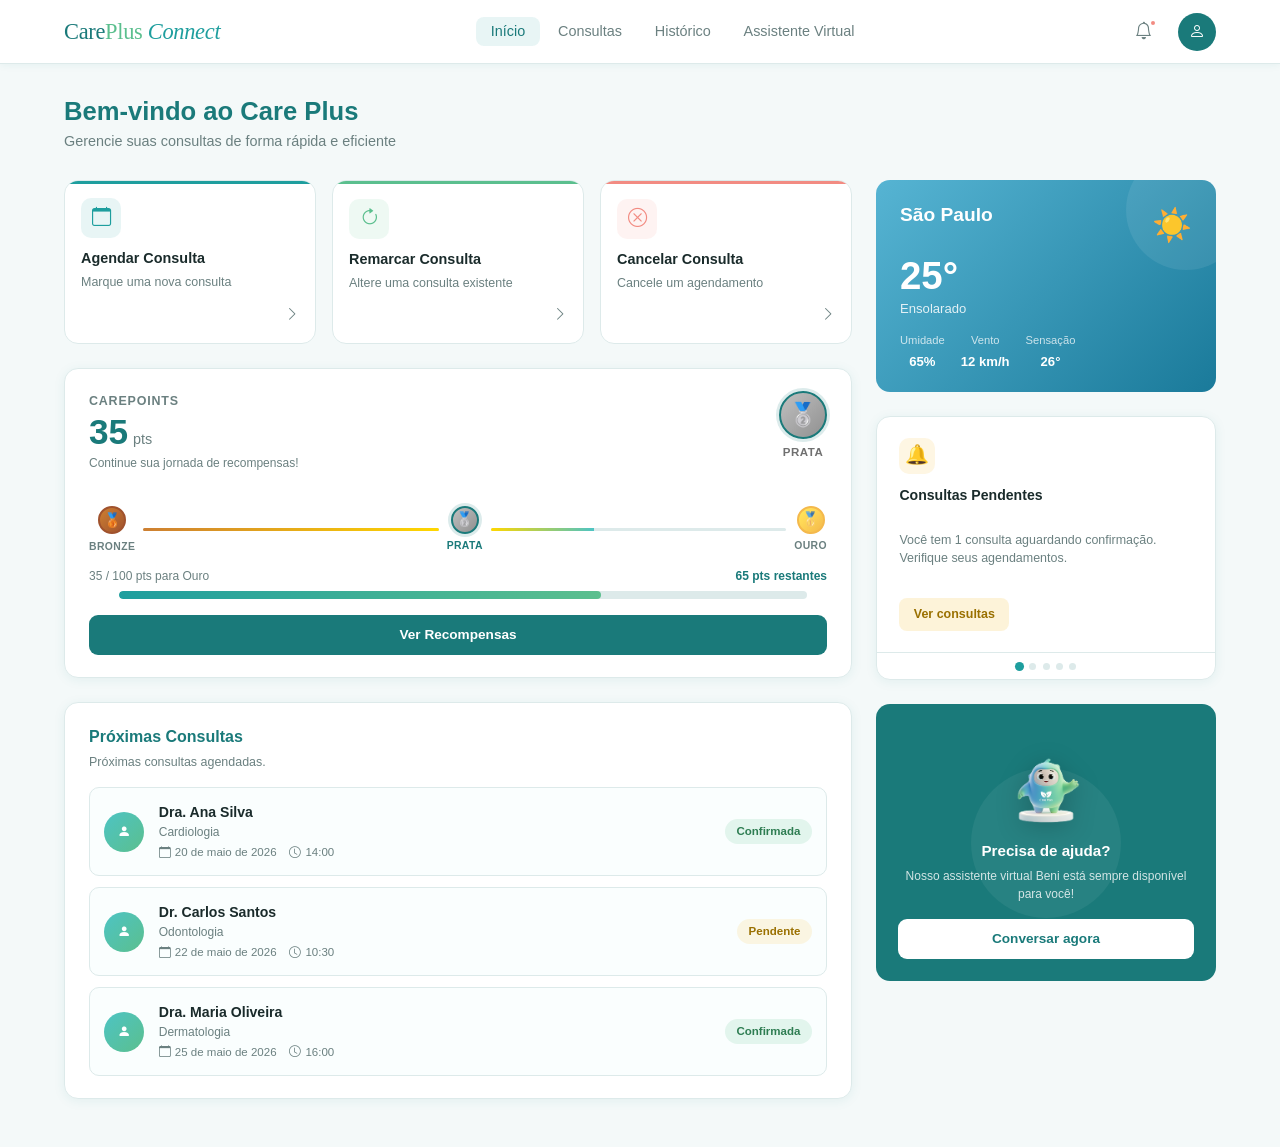
<file: pages/dashboard.html>
<!DOCTYPE html>
<html lang="pt-BR">

<head>
  <meta charset="UTF-8" />
  <meta name="viewport" content="width=device-width, initial-scale=1.0" />
  <title>CarePlus Connect — Dashboard</title>

  <!-- Bootstrap CSS via CDN -->
  <link href="https://cdn.jsdelivr.net/npm/bootstrap@5.3.3/dist/css/bootstrap.min.css" rel="stylesheet" />

  <!-- Bootstrap Icons -->
  <link rel="stylesheet" href="https://cdn.jsdelivr.net/npm/bootstrap-icons@1.11.3/font/bootstrap-icons.css" />

  <!-- Variáveis globais de cor — deve vir antes dos outros CSS -->
  <link rel="stylesheet" href="../css/variaveis.css" />

  <!-- Estilos compartilhados da navbar -->
  <link rel="stylesheet" href="../css/navbar.css" />

  <!-- CSS customizado da dashboard -->
  <link rel="stylesheet" href="../css/dashboard.css" />

  <!-- JavaScript da navbar -->
  <script src="../javascript/navbar.js" defer></script>

  <!-- JavaScript externo da dashboard -->
  <script src="../javascript/dashboard.js" defer></script>
  
   <!-- Bootstrap JS — necessário para dropdowns e modais -->
  <script src="https://cdn.jsdelivr.net/npm/bootstrap@5.3.3/dist/js/bootstrap.bundle.min.js"></script>
</head>

<body>

  <!-- ================================================
       BARRA DE NAVEGAÇÃO
       Logo + links + sino de notificação + avatar
  ================================================= -->
  <div id="navbar-placeholder"></div>
  <!-- fim barra de navegação -->

  <!-- ================================================
       CONTEÚDO PRINCIPAL DA PÁGINA
  ================================================= -->
  <main class="conteudo-principal">

    <!-- Cabeçalho com título e descrição da página -->
    <div class="cabecalho-pagina">
      <h1 class="titulo-pagina">Bem-vindo ao Care Plus</h1>
      <p class="subtitulo-pagina">Gerencie suas consultas de forma rápida e eficiente</p>
    </div>

    <!-- Grade principal: coluna esquerda + coluna direita -->
    <div class="grade-dashboard">

      <!-- ============================================
           COLUNA ESQUERDA
      ============================================= -->
      <div class="coluna-esquerda">

        <!-- ── CARDS DE AÇÃO ──
             3 botões clicáveis para as ações principais -->
        <div class="area-cards-acao">

          <!-- Card: Agendar Consulta -->
          <button class="card-acao card-agendar" onclick="irParaConsultas('agendar')">
            <div class="icone-acao">
              <i class="bi bi-calendar"></i>
            </div>
            <div class="texto-acao">
              <strong>Agendar Consulta</strong>
              <span>Marque uma nova consulta</span>
            </div>
            <i class="bi bi-chevron-right seta-acao"></i>
          </button>

          <!-- Card: Remarcar Consulta -->
          <button class="card-acao card-remarcar" onclick="irParaConsultas('remarcar')">
            <div class="icone-acao">
              <i class="bi bi-arrow-clockwise"></i>
            </div>
            <div class="texto-acao">
              <strong>Remarcar Consulta</strong>
              <span>Altere uma consulta existente</span>
            </div>
            <i class="bi bi-chevron-right seta-acao"></i>
          </button>

          <!-- Card: Cancelar Consulta -->
          <button class="card-acao card-cancelar" onclick="irParaConsultas('cancelar')">
            <div class="icone-acao">
              <i class="bi bi-x-circle"></i>
            </div>
            <div class="texto-acao">
              <strong>Cancelar Consulta</strong>
              <span>Cancele um agendamento</span>
            </div>
            <i class="bi bi-chevron-right seta-acao"></i>
          </button>

        </div>
        <!-- fim area-cards-acao -->

        <!-- ── CAREPOINTS ──
             Sistema de pontuação estilo ranking de jogo:
             pontos em destaque + tier atual + linha de progressão + barra de progresso -->
        <div class="card-carepoints">

          <!-- Cabeçalho: pontuação + Emblema do nível atual -->
          <div class="cabecalho-carepoints">
            <div>
              <p class="label-carepoints">CarePoints</p>
              <div class="pontuacao">
                <span class="numero-pontos">35</span> <!-- TODO: dinamizar via backend -->
                <span class="unidade-pontos">pts</span>
              </div>
              <p class="subtitulo-carepoints">Continue sua jornada de recompensas!</p>
            </div>
            <!-- Badge/Emblema visual do nível atual do usuário -->
            <div class="badge-tier prata">
              <div class="icone-tier">🥈</div>
              <span class="nome-tier">Prata</span>
            </div>
          </div>

          <!-- Linha de níveis: Bronze → Prata → Ouro -->
          <div class="linha-tiers">
            <div class="etapa-tier">
              <div class="bolinha-tier conquistado">🥉</div>
              <span class="label-tier">Bronze</span>
            </div>
            <div class="barra-conexao completa"></div>
            <div class="etapa-tier">
              <div class="bolinha-tier atual">🥈</div>
              <span class="label-tier atual">Prata</span>
            </div>
            <div class="barra-conexao parcial"></div>
            <div class="etapa-tier">
              <div class="bolinha-tier proximo">🥇</div>
              <span class="label-tier">Ouro</span>
            </div>
          </div>

          <!-- Barra de progresso até o próximo nível -->
          <div class="area-progresso">
            <div class="info-progresso">
              35 / 100 pts para Ouro <!-- TODO: dinamizar via backend -->
              <span>65 pts restantes</span>
            </div>
            <div class="trilha-progresso">
              <div class="preenchimento-progresso"></div>
            </div>
          </div>

          <!-- Esse Botão que abre o modal em (ver recompensas) ao clicar -->
          <button class="botao-recompensas" id="btn-abrir-modal">Ver Recompensas</button>

        </div>
        <!-- fim card-carepoints -->

        <!-- ── PRÓXIMAS CONSULTAS ──
             Lista de consultas agendadas com médico, especialidade, data, hora e status -->
        <div class="card-consultas">
          <p class="titulo-card">Próximas Consultas</p>
          <p class="subtitulo-card">Próximas consultas agendadas.</p>

          <!-- Consulta 1 -->
          <div class="item-consulta" onclick="window.location.href='#'">
            <div class="avatar-medico"><i class="bi bi-person-fill"></i></div>
            <div class="info-consulta">
              <strong>Dra. Ana Silva</strong>
              <p class="especialidade">Cardiologia</p>
              <div class="meta-consulta">
                <span>
                  <i class="bi bi-calendar"></i>
                  20 de maio de 2026
                </span>
                <span>
                  <i class="bi bi-clock"></i>
                  14:00
                </span>
              </div>
            </div>
            <span class="badge-status status-confirmada">Confirmada</span>
          </div>

          <!-- Consulta 2 -->
          <div class="item-consulta" onclick="window.location.href='#'">
            <div class="avatar-medico"><i class="bi bi-person-fill"></i></div>
            <div class="info-consulta">
              <strong>Dr. Carlos Santos</strong>
              <p class="especialidade">Odontologia</p>
              <div class="meta-consulta">
                <span>
                  <i class="bi bi-calendar"></i>
                  22 de maio de 2026
                </span>
                <span>
                  <i class="bi bi-clock"></i>
                  10:30
                </span>
              </div>
            </div>
            <span class="badge-status status-pendente">Pendente</span>
          </div>

          <!-- Consulta 3 -->
          <div class="item-consulta" onclick="window.location.href='#'">
            <div class="avatar-medico"><i class="bi bi-person-fill"></i></div>
            <div class="info-consulta">
              <strong>Dra. Maria Oliveira</strong>
              <p class="especialidade">Dermatologia</p>
              <div class="meta-consulta">
                <span>
                  <i class="bi bi-calendar"></i>
                  25 de maio de 2026
                </span>
                <span>
                  <i class="bi bi-clock"></i>
                  16:00
                </span>
              </div>
            </div>
            <span class="badge-status status-confirmada">Confirmada</span>
          </div>

        </div>
        <!-- fim card-consultas -->

      </div>
      <!-- fim coluna-esquerda -->

      <!-- ============================================
           COLUNA DIREITA (barra lateral)
      ============================================= -->
      <div class="coluna-direita">

        <!-- ── CARD DE CLIMA ──
             Conectado via dispositivo externo do usuário
             Mostra temperatura, condição e detalhes meteorológicos -->
        <div class="card-clima" role="button" onclick="alert('Em breve integrado a uma API de clima em tempo real!')">
          <div class="topo-clima">
            <span class="cidade-clima">São Paulo</span>
            <span class="emoji-clima">☀️</span>
          </div>
          <div class="temperatura">25°</div>
          <div class="descricao-clima">Ensolarado</div>
          <div class="detalhes-clima">
            <div class="detalhe-clima">
              <span>Umidade</span>
              <span>65%</span>
            </div>
            <div class="detalhe-clima">
              <span>Vento</span>
              <span>12 km/h</span>
            </div>
            <div class="detalhe-clima">
              <span>Sensação</span>
              <span>26°</span>
            </div>
          </div>
        </div>
        <!-- fim card-clima -->

        <!-- ── CARDS ROTATIVOS ──
             5 slides que alternam automaticamente a cada 4 segundos
             O usuário pode navegar pelos pontos abaixo também -->
        <div class="area-cards-rotativos">

          <!-- Slide 1: Consultas pendentes -->
          <div class="slide-rotativo slide-pendentes ativo" id="slide-0">
            <div class="icone-slide">🔔</div>
            <p class="titulo-slide">Consultas Pendentes</p>
            <p class="descricao-slide">Você tem 1 consulta aguardando confirmação. Verifique seus agendamentos.</p>
            <button class="botao-slide" onclick="window.location.href='consultas.html'">Ver consultas</button>
          </div>

          <!-- Slide 2: Dica de saúde -->
          <div class="slide-rotativo slide-dica" id="slide-1">
            <div class="icone-slide">💡</div>
            <p class="titulo-slide">Dica de Saúde</p>
            <p class="descricao-slide">Beber pelo menos 2 litros de água por dia ajuda a manter o bom funcionamento do
              organismo.</p>
          </div>

          <!-- Slide 3: Lembrete preventivo -->
          <div class="slide-rotativo slide-lembrete" id="slide-2">
            <div class="icone-slide">📅</div>
            <p class="titulo-slide">Lembrete</p>
            <p class="descricao-slide">Você não agenda uma consulta há 30 dias. Cuide da sua saúde preventivamente!</p>
            <button class="botao-slide" onclick="alert('Funcionalidade em desenvolvimento')">Agendar agora</button>
          </div>

          <!-- Slide 4: CarePoints (Quase lá!) -->
          <div class="slide-rotativo slide-pontos" id="slide-3">
            <div class="icone-slide">⭐</div>
            <p class="titulo-slide">Quase lá!</p>
            <p class="descricao-slide">Você está a 65 pontos de atingir o nível Ouro. Continue comparecendo às
              consultas!</p>
            <button class="botao-slide" onclick="document.getElementById('btn-abrir-modal').click()">Ver recompensas</button>
          </div>

          <!-- Slide 5: Apps integrados
            Lista de apps que o usuário pode conectar. E futuramente conectar via API
            cada app tem ícone com a cor real do serviço -->
          <div class="slide-rotativo slide-apps" id="slide-4">
            <div class="icone-slide">🔗</div>
            <p class="titulo-slide">Apps integrados</p>

            <!-- Google Maps: rotas até a clínica -->
            <div class="app-item-mini app-maps">
              <i class="bi bi-map"></i>
              <span>Google Maps</span>
              <button class="botao-app-mini" onclick="alert('Funcionalidade em desenvolvimento')">Conectar</button>
            </div>

            <!-- Waze: trânsito em tempo real (uma alternativa do maps) -->
            <div class="app-item-mini app-waze">
              <i class="bi bi-car-front"></i>
              <span>Waze</span>
              <button class="botao-app-mini" onclick="alert('Funcionalidade em desenvolvimento')">Conectar</button>
            </div>

            <!-- Google Calendar: lembretes automáticos de consulta -->
            <div class="app-item-mini app-calendar">
              <i class="bi bi-calendar-check"></i>
              <span>Google Calendar</span>
              <button class="botao-app-mini" onclick="alert('Funcionalidade em desenvolvimento')">Conectar</button>
            </div>

            <!-- Climatempo: alertas climáticos e remarcação caso não consiga ir a consulta -->
            <div class="app-item-mini app-climatempo">
              <i class="bi bi-cloud-sun"></i>
              <span>Climatempo</span>
              <button class="botao-app-mini" onclick="alert('Funcionalidade em desenvolvimento')">Conectar</button>
            </div>
          </div>

          <!-- Pontos de navegação manual -->
          <div class="pontos-navegacao">
            <button class="ponto-navegacao ativo" aria-label="Slide 1"></button>
            <button class="ponto-navegacao" aria-label="Slide 2"></button>
            <button class="ponto-navegacao" aria-label="Slide 3"></button>
            <button class="ponto-navegacao" aria-label="Slide 4"></button>
            <button class="ponto-navegacao" aria-label="Slide 5"></button>
          </div>
        </div>
        <!-- fim area-cards-rotativos -->

        <!-- ── CARD DO BENI ──
             Mascote virtual de ajuda com botão para abrir o chat -->
        <div class="card-beni">
          <div class="area-beni">
            <img src="../assets/imagens/beni.png" alt="Mascote Beni" class="imagem-beni" />
            <!-- Balão de fala do Beni -->
            <!-- botão a decidir se fica ou não ⇣ -->
            <!--span class="balao-beni">Olá! Precisa de ajuda?</!--span-->
          </div>
          <p class="titulo-beni">Precisa de ajuda?</p>
          <p class="descricao-beni">Nosso assistente virtual Beni está sempre disponível para você!</p>
          <button class="botao-beni" onclick="window.location.href='chatbot.html'">Conversar agora</button>
        </div>
        <!-- fim card-beni -->

      </div>
      <!-- fim coluna-direita -->

    </div>
    <!-- fim grade-dashboard -->

    <!-- ================================================
                MODAL DE RECOMPENSAS
     Abre por cima da dashboard ao clicar em "Ver Recompensas"
================================================= -->

    <div class="modal-overlay" id="modal-recompensas">
      <div class="modal-caixa">

        <!-- Cabeçalho do modal -->
        <div class="modal-cabecalho">
          <div>
            <p class="modal-titulo">CarePoints — Recompensas</p>
            <p class="modal-subtitulo">Acompanhe seus pontos e resgate benefícios exclusivos</p>
          </div>
          <button class="modal-fechar" id="btn-fechar-modal" aria-label="Fechar modal">
            <i class="bi bi-x-lg"></i>
          </button>
        </div>

        <!-- Corpo do modal -->
        <div class="modal-corpo">

          <!-- Pontuação + tier/Nível -->
          <div class="modal-pts-row">
            <div>
              <p class="modal-pts-label">Sua pontuação</p>
              <div class="modal-pts-numero">
                <span class="modal-numero">35</span>
                <span class="modal-unidade">pts</span>
              </div>
            </div>
            <div class="badge-tier prata">
              <div class="icone-tier">🥈</div>
              <span class="nome-tier">Prata</span>
            </div>
          </div>

          <!-- Linha de tiers/níveis -->
          <div class="linha-tiers">
            <div class="etapa-tier">
              <div class="bolinha-tier conquistado">🥉</div>
              <span class="label-tier">Bronze</span>
            </div>
            <div class="barra-conexao completa"></div>
            <div class="etapa-tier">
              <div class="bolinha-tier atual">🥈</div>
              <span class="label-tier atual">Prata</span>
            </div>
            <div class="barra-conexao parcial"></div>
            <div class="etapa-tier">
              <div class="bolinha-tier proximo">🥇</div>
              <span class="label-tier">Ouro</span>
            </div>

          </div>

          <!-- Barra de progresso -->
          <div class="area-progresso">
            <div class="info-progresso">
              <span>35 / 100 pts para Ouro</span>
              <span>65 pts restantes</span>
            </div>
            <div class="trilha-progresso">
              <div class="preenchimento-progresso"></div>
            </div>
          </div>

          <!-- Recompensas disponíveis -->
          <p class="modal-secao-titulo">Recompensas disponíveis</p>
          <div class="modal-recompensas-grid">

            <div class="modal-recomp-card">
              <div class="modal-recomp-icone">⚡</div>
              <p class="modal-recomp-titulo">Prioridade no agendamento</p>
              <p class="modal-recomp-pts">30 pts necessários</p>
              <button class="modal-recomp-btn ativo">Resgatar</button>
            </div>

            <div class="modal-recomp-card">
              <div class="modal-recomp-icone">🎫</div>
              <p class="modal-recomp-titulo">Consulta com desconto</p>
              <p class="modal-recomp-pts">50 pts necessários</p>
              <button class="modal-recomp-btn bloqueado">Faltam 15 pts</button>
            </div>

            <div class="modal-recomp-card">
              <div class="modal-recomp-icone">📋</div>
              <p class="modal-recomp-titulo">Exame gratuito</p>
              <p class="modal-recomp-pts">80 pts necessários</p>
              <button class="modal-recomp-btn bloqueado">Faltam 45 pts</button>
            </div>

            <div class="modal-recomp-card">
              <div class="modal-recomp-icone">🎁</div>
              <p class="modal-recomp-titulo">Kit saúde Care Plus</p>
              <p class="modal-recomp-pts">100 pts necessários</p>
              <button class="modal-recomp-btn bloqueado">Faltam 65 pts</button>
            </div>

          </div>

          <!-- Como ganhar pontos -->
          <p class="modal-secao-titulo">Como ganhar pontos</p>

          <!-- Item: comparecer à consulta — +10 pts -->
          <div class="modal-ganhar-item">
            <div class="modal-ganhar-icone icone-comparecer">
              <i class="bi bi-calendar-check"></i>
            </div>
            <div class="modal-ganhar-texto">
              <strong>Comparecer à consulta</strong>
              <span>Confirmado automaticamente após a consulta realizada</span>
            </div>
            <span class="modal-ganhar-pts">+10 pts</span>
          </div>

          <!-- Item: remarcar com antecedência — +5 pts -->
          <div class="modal-ganhar-item">
            <div class="modal-ganhar-icone icone-remarcar">
              <i class="bi bi-arrow-clockwise"></i>
            </div>
            <div class="modal-ganhar-texto">
              <strong>Remarcar com antecedência</strong>
              <span>Válido para remarcações feitas com mais de 24h de antecedência</span>
            </div>
            <span class="modal-ganhar-pts">+5 pts</span>
          </div>

          <!-- Item: cancelar com antecedência — +3 pts -->
          <div class="modal-ganhar-item">
            <div class="modal-ganhar-icone icone-cancelar">
              <i class="bi bi-x-circle"></i>
            </div>
            <div class="modal-ganhar-texto">
              <strong>Cancelar com antecedência</strong>
              <span>Válido para cancelamentos com mais de 48h de antecedência</span>
            </div>
            <span class="modal-ganhar-pts">+3 pts</span>
          </div>

          <!-- Item: consulta preventiva — +15 pts -->
          <div class="modal-ganhar-item">
            <div class="modal-ganhar-icone icone-preventiva">
              <i class="bi bi-star"></i>
            </div>
            <div class="modal-ganhar-texto">
              <strong>Consulta preventiva</strong>
              <span>Check-ups e consultas de prevenção valem mais pontos!</span>
            </div>
            <span class="modal-ganhar-pts">+15 pts</span>
          </div>

                    <!-- Regras do programa CarePoints -->
          <div class="modal-regras">
            <i class="bi bi-info-circle"></i>
            <span>Pontos expiram após 12 meses sem atividade · Não comparecer sem aviso não gera pontos · Pontos são acumulativos entre consultas</span>
          </div>

        </div>
        <!-- fim modal-corpo -->

      </div>
    </div>
    <!-- fim modal-recompensas -->

  </main>
  <!-- fim conteudo-principal -->

</body>

</html>
</file>
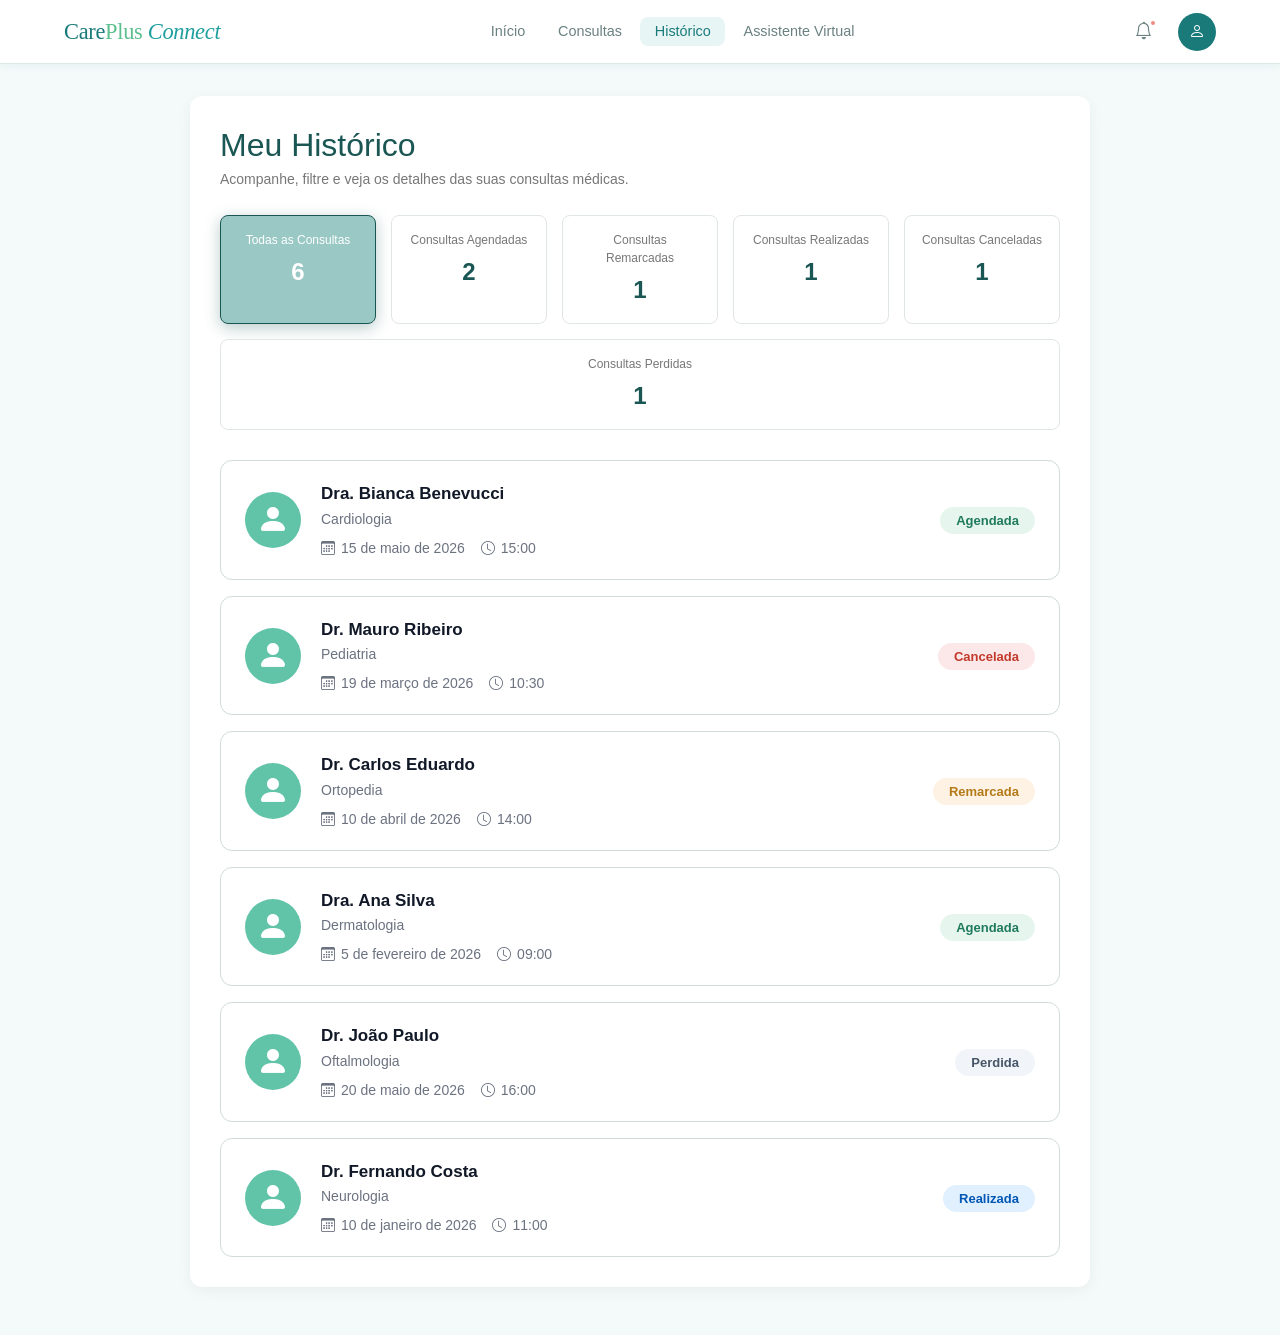
<file: pages/historico.html>
<!DOCTYPE html>
<html lang="pt-BR">

<head>
    <meta charset="UTF-8" />
    <meta name="viewport" content="width=device-width, initial-scale=1.0" />
    <title>CarePlus Connect — Histórico</title>

    <link rel="stylesheet" href="https://cdn.jsdelivr.net/npm/bootstrap-icons@1.11.3/font/bootstrap-icons.css" />
    <!-- Bootstrap CSS via CDN -->
  <link href="https://cdn.jsdelivr.net/npm/bootstrap@5.3.3/dist/css/bootstrap.min.css" rel="stylesheet" />
    <link rel="stylesheet" href="../css/variaveis.css" />
    <link rel="stylesheet" href="../css/navbar.css" />
    <link rel="stylesheet" href="../css/historico.css" />
    <script src="../javascript/navbar.js" defer></script>
    <script src="../javascript/historico.js" defer></script>
    <script src="https://cdn.jsdelivr.net/npm/bootstrap@5.3.3/dist/js/bootstrap.bundle.min.js"></script>
</head>

<body>
    <div id="navbar-placeholder"></div>

    <main class="conteudo-principal">
        <div class="card-painel">
            <div class="cabecalho-painel">
                <h2>Meu Histórico</h2>
                <p>Acompanhe, filtre e veja os detalhes das suas consultas médicas.</p>
            </div>

            <!-- Filtros -->
            <div class="grid-filtros">
                <button class="card-filtro ativo" data-status="Todas">
                    <span class="filtro-titulo">Todas as Consultas</span>
                    <span class="filtro-numero" id="count-todas">0</span>
                </button>
                <button class="card-filtro" data-status="Agendada">
                    <span class="filtro-titulo">Consultas Agendadas</span>
                    <span class="filtro-numero" id="count-agendada">0</span>
                </button>
                <button class="card-filtro" data-status="Remarcada">
                    <span class="filtro-titulo">Consultas Remarcadas</span>
                    <span class="filtro-numero" id="count-remarcada">0</span>
                </button>
                <button class="card-filtro" data-status="Realizada">
                    <span class="filtro-titulo">Consultas Realizadas</span>
                    <span class="filtro-numero" id="count-realizada">0</span>
                </button>
                <button class="card-filtro" data-status="Cancelada">
                    <span class="filtro-titulo">Consultas Canceladas</span>
                    <span class="filtro-numero" id="count-cancelada">0</span>
                </button>
                <button class="card-filtro" data-status="Perdida">
                    <span class="filtro-titulo">Consultas Perdidas</span>
                    <span class="filtro-numero" id="count-perdida">0</span>
                </button>
            </div>

            <!-- Lista de Consultas -->
            <div class="lista-consultas" id="lista-consultas">
                <!-- O JS vai injetar os cards aqui -->
            </div>
        </div>
    </main>

    <!-- Modal -->
    <div class="modal-overlay" id="modal-consulta">
        <div class="modal-caixa-detalhes">
            <button class="btn-fechar-modal" id="btn-fechar-detalhes"><i class="bi bi-x-lg"></i></button>
            <div class="modal-topo-perfil">
                <!-- Avatar do Modal -->
                <div class="avatar-grande" id="modal-avatar">
                    <i class="bi bi-person-fill"></i>
                </div>
                <span class="pilula-status" id="modal-status">Status</span>
            </div>

            <div class="modal-info-stack">
                <div class="info-box"><strong>Médico</strong><span id="modal-medico"></span></div>
                <div class="info-box"><strong>Especialidade e CRM</strong><span id="modal-especialidade-crm"></span>
                </div>
                <div class="info-box"><strong>Data e Hora</strong><span id="modal-datahora"></span></div>
                <div class="info-box"><strong>Local</strong><span id="modal-local"></span></div>
            </div>

            <!-- Botões GPS (Waze e Maps) -->
            <div class="gps-botoes" id="container-gps" style="display: none;">
                <button class="btn-gps btn-waze" id="btn-waze"><i class="bi bi-car-front-fill"></i>Waze</button>
                <button class="btn-gps btn-maps" id="btn-maps"><i class="bi bi-geo-alt-fill"></i> Maps</button>
            </div>
        </div>
    </div>
</body>

</html>
</file>
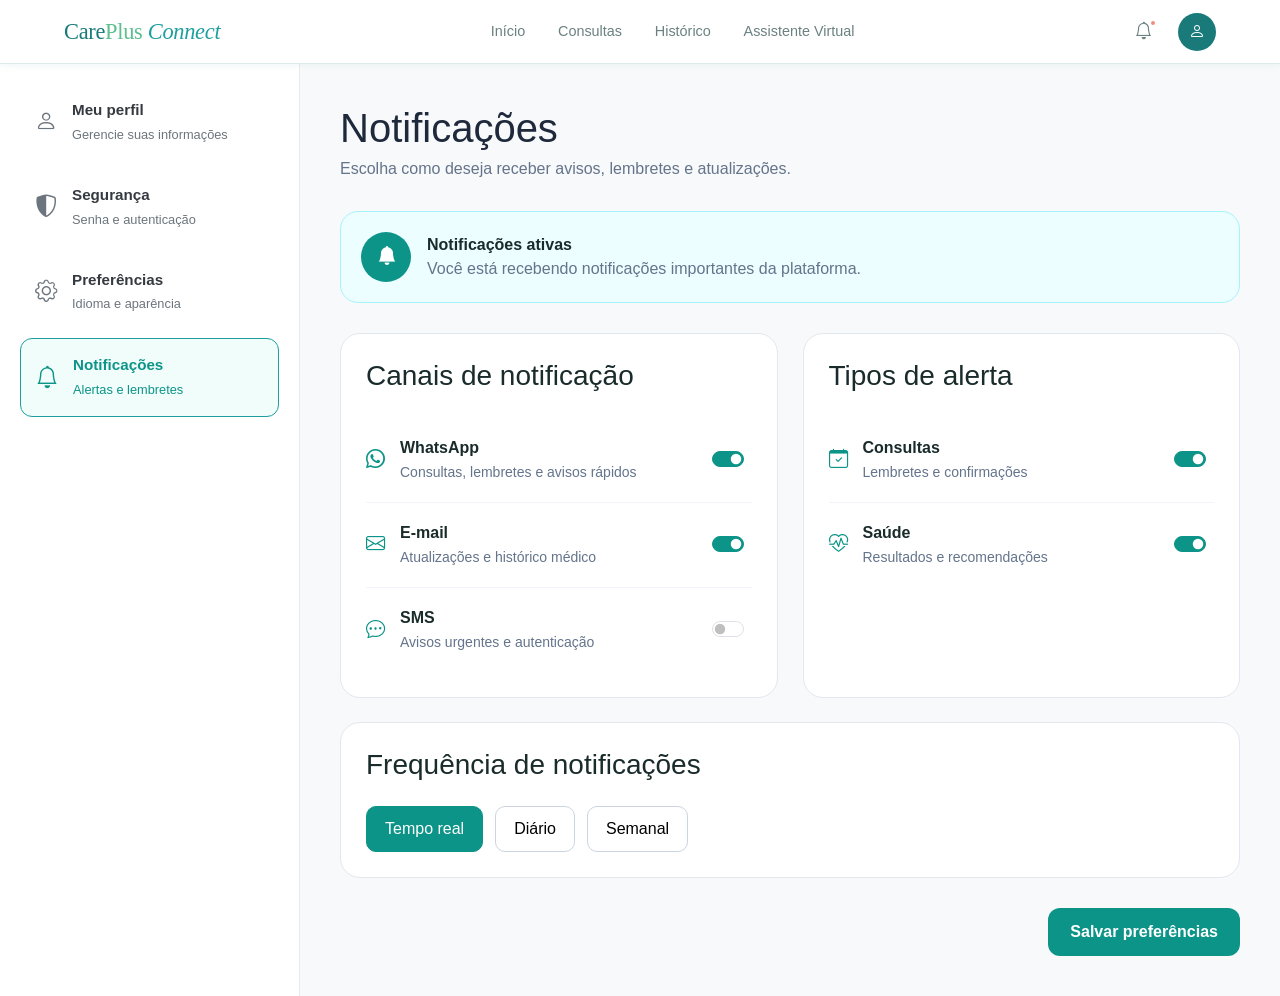
<file: pages/notificacoes.html>
<!DOCTYPE html>
<html lang="pt-br">

<head>
    <meta charset="UTF-8">
    <meta name="viewport" content="width=device-width, initial-scale=1.0">
    <title>Notificações</title>

    <!-- CSS -->
    <link href="https://cdn.jsdelivr.net/npm/bootstrap@5.3.3/dist/css/bootstrap.min.css" rel="stylesheet">
    <link rel="stylesheet" href="https://cdn.jsdelivr.net/npm/bootstrap-icons@1.11.3/font/bootstrap-icons.css">
    <link rel="stylesheet" href="../css/variaveis.css">
    <link rel="stylesheet" href="../css/navbar.css">
    <link rel="stylesheet" href="../css/layout-perfil.css">
    <link rel="stylesheet" href="../css/notificacoes.css">

    <!-- JS -->
    <script src="../javascript/navbar.js" defer></script>
    <script src="../javascript/layout-perfil.js" defer></script>
</head>

<body>

    <div id="navbar-placeholder"></div>

    <main class="perfil-layout">

        <aside class="container-lateral">
            <div class="menu-lateral"></div>
        </aside>

        <section class="container-principal">

            <header class="header-perfil">
                <h1>Notificações</h1>
                <p>Escolha como deseja receber avisos, lembretes e atualizações.</p>
            </header>

            <div class="status-notificacao">

                <div class="status-icon">
                    <i class="bi bi-bell-fill"></i>
                </div>

                <div>
                    <strong>Notificações ativas</strong>
                    <p>Você está recebendo notificações importantes da plataforma.</p>
                </div>

            </div>

            <div class="grid-notificacoes">

                <div class="card-config">

                    <h3>Canais de notificação</h3>

                    <div class="opcao-notificacao">

                        <div class="notif-info">
                            <i class="bi bi-whatsapp"></i>

                            <div>
                                <strong>WhatsApp</strong>
                                <small>Consultas, lembretes e avisos rápidos</small>
                            </div>
                        </div>

                        <div class="form-check form-switch">
                            <input class="form-check-input" type="checkbox" checked>
                        </div>

                    </div>

                    <div class="opcao-notificacao">

                        <div class="notif-info">
                            <i class="bi bi-envelope"></i>

                            <div>
                                <strong>E-mail</strong>
                                <small>Atualizações e histórico médico</small>
                            </div>
                        </div>

                        <div class="form-check form-switch">
                            <input class="form-check-input" type="checkbox" checked>
                        </div>

                    </div>

                    <div class="opcao-notificacao">

                        <div class="notif-info">
                            <i class="bi bi-chat-dots"></i>

                            <div>
                                <strong>SMS</strong>
                                <small>Avisos urgentes e autenticação</small>
                            </div>
                        </div>

                        <div class="form-check form-switch">
                            <input class="form-check-input" type="checkbox">
                        </div>

                    </div>

                </div>

                <div class="card-config">

                    <h3>Tipos de alerta</h3>

                    <div class="opcao-notificacao">

                        <div class="notif-info">
                            <i class="bi bi-calendar-check"></i>

                            <div>
                                <strong>Consultas</strong>
                                <small>Lembretes e confirmações</small>
                            </div>
                        </div>

                        <div class="form-check form-switch">
                            <input class="form-check-input" type="checkbox" checked>
                        </div>

                    </div>


                    <div class="opcao-notificacao">

                        <div class="notif-info">
                            <i class="bi bi-heart-pulse"></i>

                            <div>
                                <strong>Saúde</strong>
                                <small>Resultados e recomendações</small>
                            </div>
                        </div>

                        <div class="form-check form-switch">
                            <input class="form-check-input" type="checkbox" checked>
                        </div>

                    </div>

                </div>

            </div>

            <div class="card-config mt-4">

                <h3>Frequência de notificações</h3>

                <div class="frequencia-wrapper">

                    <button class="btn-frequencia ativo">
                        Tempo real
                    </button>

                    <button class="btn-frequencia">
                        Diário
                    </button>

                    <button class="btn-frequencia">
                        Semanal
                    </button>

                </div>

            </div>

            <div class="acoes-notificacao">

                <button class="btn-salvar-notificacoes">
                    Salvar preferências
                </button>

            </div>

        </section>

    </main>

    <script src="https://cdn.jsdelivr.net/npm/bootstrap@5.3.3/dist/js/bootstrap.bundle.min.js"></script>

</body>

</html>
</file>
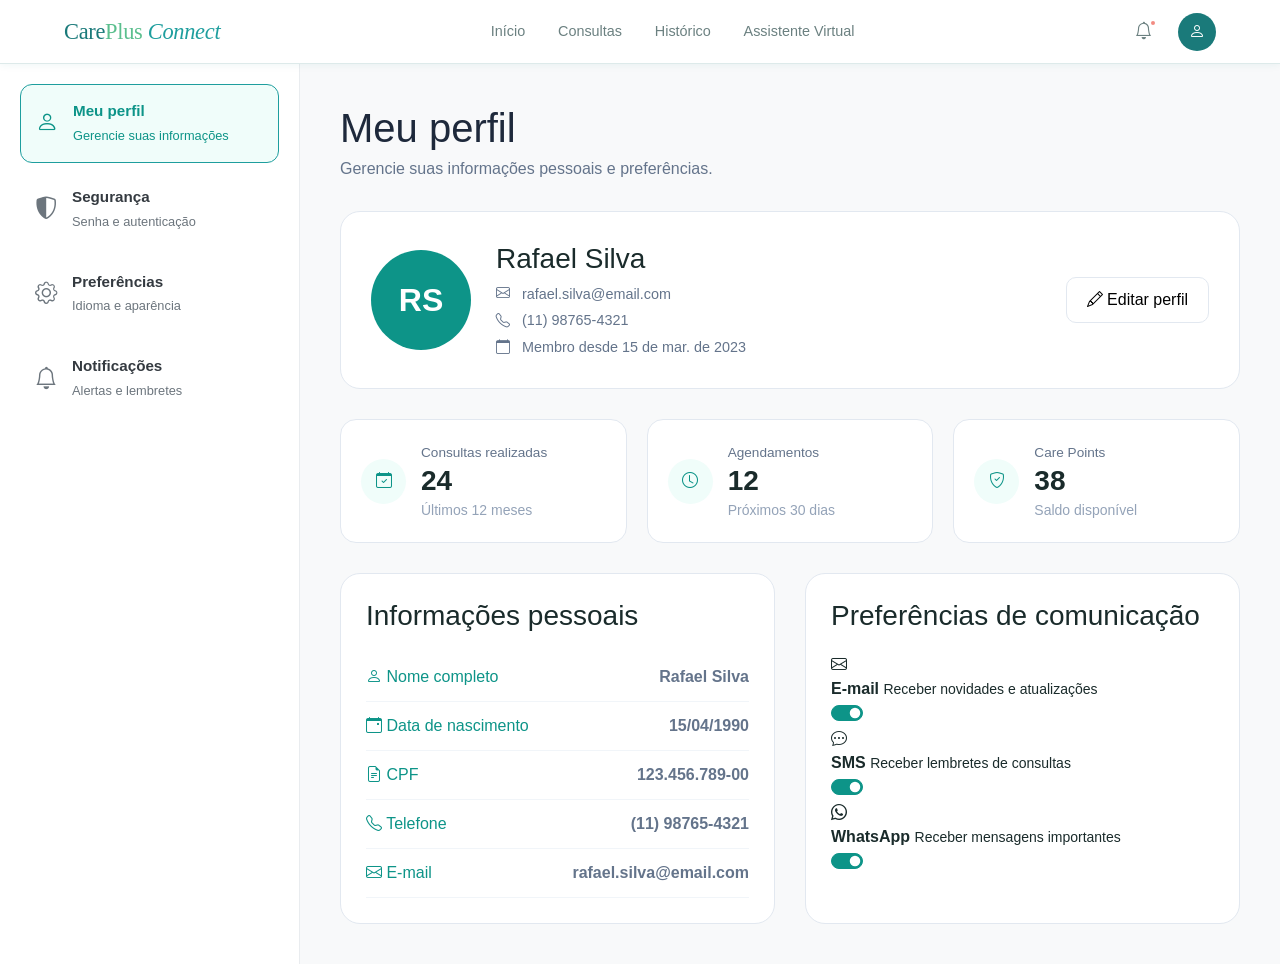
<file: pages/perfil.html>
<!DOCTYPE html>
<html lang="pt-br">

<head>
    <meta charset="UTF-8">
    <meta name="viewport" content="width=device-width, initial-scale=1.0">
    <title>Meu Perfil</title>

    <!-- CSS -->
    <link href="https://cdn.jsdelivr.net/npm/bootstrap@5.3.3/dist/css/bootstrap.min.css" rel="stylesheet" />
    <link rel="stylesheet" href="https://cdn.jsdelivr.net/npm/bootstrap-icons@1.11.3/font/bootstrap-icons.css" />
    <link rel="stylesheet" href="../css/variaveis.css" />
    <link rel="stylesheet" href="../css/navbar.css" />
    <link rel="stylesheet" href="../css/layout-perfil.css">
    <link rel="stylesheet" href="../css/perfil.css">

    <!-- JS -->
    <script src="../javascript/navbar.js" defer></script>
    <script src="../javascript/layout-perfil.js" defer></script>
</head>

<body>

    <div id="navbar-placeholder"></div>

    <main class="perfil-layout">
        <aside class="container-lateral">
            <div class="menu-lateral"></div>
        </aside>

        <section class="container-principal">
            <header class="header-perfil">
                <h1>Meu perfil</h1>
                <p>Gerencie suas informações pessoais e preferências.</p>
            </header>

            <div class="dados-user">
                <div class="perfil-info-wrapper">
                    <div class="container-foto-perfil">RS</div>
                    <div class="txt-content">
                        <h3 id="perfilNome">Rafael Silva</h3>
                        <div class="contatos-rapidos">
                            <span id="perfilEmail"><i class="bi bi-envelope"></i> rafael.silva@email.com</span>
                            <span id="perfilTelefone"><i class="bi bi-telephone"></i> (11) 98765-4321</span>
                            <span id="perfilMembroDesde"><i class="bi bi-calendar"></i> Membro desde 15 de mar. de
                                2023</span>
                        </div>
                    </div>
                </div>
                <button class="btn-editar" data-bs-toggle="modal" data-bs-target="#modalEditarPerfil">
                    <i class="bi bi-pencil"></i> Editar perfil
                </button>
            </div>

            <div class="cards-metricas">
                <div class="card-metrica" id="card-redireciona-realizadas">
                    <div class="icon-circle"><i class="bi bi-calendar-check"></i></div>
                    <div class="metrica-txt">
                        <span>Consultas realizadas</span>
                        <h3>24</h3>
                        <small>Últimos 12 meses</small>
                    </div>
                </div>
                <div class="card-metrica" id="card-redireciona-agendadas">
                    <div class="icon-circle"><i class="bi bi-clock"></i></div>
                    <div class="metrica-txt">
                        <span>Agendamentos</span>
                        <h3>12</h3>
                        <small>Próximos 30 dias</small>
                    </div>
                </div>
                <div class="card-metrica" data-bs-toggle="modal" data-bs-target="#modalCarePoints">
                    <div class="icon-circle"><i class="bi bi-shield-check"></i></div>
                    <div class="metrica-txt">
                        <span>Care Points</span>
                        <h3>38</h3>
                        <small>Saldo disponível</small>
                    </div>
                </div>
            </div>

            <div class="infos-preferences-grid">
                <div class="card-detalhes">
                    <h3>Informações pessoais</h3>
                    <div class="lista-infos">
                        <div class="item-info">
                            <span><i class="bi bi-person"></i> Nome completo</span>
                            <strong>Rafael Silva</strong>
                        </div>
                        <div class="item-info">
                            <span><i class="bi bi-calendar-event"></i> Data de nascimento</span>
                            <strong>15/04/1990</strong>
                        </div>
                        <div class="item-info">
                            <span><i class="bi bi-file-earmark-text"></i> CPF</span>
                            <strong>123.456.789-00</strong>
                        </div>
                        <div class="item-info">
                            <span><i class="bi bi-telephone"></i> Telefone</span>
                            <strong>(11) 98765-4321</strong>
                        </div>
                        <div class="item-info">
                            <span><i class="bi bi-envelope"></i> E-mail</span>
                            <strong>rafael.silva@email.com</strong>
                        </div>
                    </div>
                </div>

                <div class="card-detalhes">
                    <h3>Preferências de comunicação</h3>
                    <div class="lista-preferencias">
                        <div class="item-pref">
                            <div class="pref-txt">
                                <i class="bi bi-envelope"></i>
                                <div>
                                    <strong>E-mail</strong>
                                    <small>Receber novidades e atualizações</small>
                                </div>
                            </div>
                            <div class="form-check form-switch">
                                <input class="form-check-input" type="checkbox" checked>
                            </div>
                        </div>
                        <div class="item-pref">
                            <div class="pref-txt">
                                <i class="bi bi-chat-dots"></i>
                                <div>
                                    <strong>SMS</strong>
                                    <small>Receber lembretes de consultas</small>
                                </div>
                            </div>
                            <div class="form-check form-switch">
                                <input class="form-check-input" type="checkbox" checked>
                            </div>
                        </div>
                        <div class="item-pref">
                            <div class="pref-txt">
                                <i class="bi bi-whatsapp"></i>
                                <div>
                                    <strong>WhatsApp</strong>
                                    <small>Receber mensagens importantes</small>
                                </div>
                            </div>
                            <div class="form-check form-switch">
                                <input class="form-check-input" type="checkbox" checked>
                            </div>
                        </div>
                    </div>
                </div>
            </div>
        </section>
    </main>

    <div class="modal fade" id="modalEditarPerfil" tabindex="-1" aria-labelledby="modalEditarPerfilLabel"
        aria-hidden="true">
        <div class="modal-dialog modal-dialog-centered">
            <div class="modal-content perfil-modal-content">
                <div class="modal-header perfil-modal-header">
                    <h5 class="modal-title" id="modalEditarPerfilLabel">Editar Informações Pessoais</h5>
                    <button type="button" class="btn-close" data-bs-dismiss="modal" aria-label="Fechar"></button>
                </div>
                <div class="modal-body perfil-modal-body">
                    <form id="formEditarPerfil">
                        <div class="modal-input-group">
                            <label for="inputNome">Nome completo</label>
                            <input type="text" id="inputNome" class="form-control" value="Rafael Silva">
                        </div>
                        <div class="modal-input-group">
                            <label for="inputDataNasc">Data de nascimento</label>
                            <input type="text" id="inputDataNasc" class="form-control" value="15/04/1990">
                        </div>
                        <div class="modal-input-group">
                            <label for="inputTelefone">Telefone</label>
                            <input type="text" id="inputTelefone" class="form-control" value="(11) 98765-4321">
                        </div>
                        <div class="modal-input-group">
                            <label for="inputEmail">E-mail</label>
                            <input type="email" id="inputEmail" class="form-control" value="rafael.silva@email.com">
                        </div>
                    </form>
                </div>
                <div class="modal-footer perfil-modal-footer">
                    <button type="button" class="btn-cancelar-modal" data-bs-dismiss="modal">Cancelar</button>
                    <button type="button" class="btn-salvar-modal">Salvar alterações</button>
                </div>
            </div>
        </div>
    </div>

    <div class="modal fade" id="modalCarePoints" tabindex="-1" aria-labelledby="modalCarePointsLabel"
        aria-hidden="true">
        <div class="modal-dialog modal-dialog-centered modal-md">
            <div class="modal-content perfil-modal-content">

                <div class="modal-header perfil-modal-header align-items-center">
                    <div>
                        <h5 class="modal-title" id="modalCarePointsLabel">Meus CarePoints</h5>
                        <small class="text-muted">Acompanhe seus pontos e conquistas</small>
                    </div>
                    <button type="button" class="btn-close" data-bs-dismiss="modal" aria-label="Fechar"></button>
                </div>

                <div class="modal-body perfil-modal-body gap-4">
                    <div class="carepoints-badge-status">
                        <div class="badge-nivel ouro">
                            <i class="bi bi-trophy-fill"></i>
                            <span>Nível Prata</span>
                        </div>
                        <div class="saldo-detalhado">
                            <span class="label">Saldo Atual</span>
                            <h2 class="pontos-destaque">38 <small>pts</small></h2>
                        </div>
                    </div>

                    <div class="alerta-beneficio-vip">
                        <i class="bi bi-star-fill text-warning"></i>
                        <div>
                            <strong>Benefícios VIP Ativos (Prata+):</strong>
                            <p class="mb-0 text-muted small">Você tem prioridade na pré-seleção de melhores horários e
                                acesso a encaixes exclusivos!</p>
                        </div>
                    </div>

                    <div class="historico-pontos-wrapper">
                        <h6 class="titulo-sessao mb-3"><i class="bi bi-clock-history"></i> Histórico de Pontos</h6>

                        <div class="historico-scroll-container">
                            <div class="item-historico positivo">
                                <div class="historico-info">
                                    <strong>Comparecimento à consulta</strong>
                                    <span class="data-historico">Hoje, 14:30</span>
                                </div>
                                <span class="valor-pontos">+10 pts</span>
                            </div>

                            <div class="item-historico positivo">
                                <div class="historico-info">
                                    <strong>Reagendamento dentro do prazo</strong>
                                    <span class="data-historico">12 Mai 2026</span>
                                </div>
                                <span class="valor-pontos">+5 pts</span>
                            </div>

                            <div class="item-historico negativo">
                                <div class="historico-info">
                                    <strong>Desconto em Farmácia Parceira</strong>
                                    <span class="data-historico">05 Mai 2026</span>
                                </div>
                                <span class="valor-pontos">-30 pts</span>
                            </div>

                            <div class="item-historico positivo">
                                <div class="historico-info">
                                    <strong>Cancelamento dentro do prazo</strong>
                                    <span class="data-historico">28 Abr 2026</span>
                                </div>
                                <span class="valor-pontos">+3 pts</span>
                            </div>

                            <div class="item-historico positivo">
                                <div class="historico-info">
                                    <strong>Comparecimento à consulta</strong>
                                    <span class="data-historico">20 Abr 2026</span>
                                </div>
                                <span class="valor-pontos">+10 pts</span>
                            </div>

                            <div class="item-historico positivo">
                                <div class="historico-info">
                                    <strong>Consulta realizada</strong>
                                    <span class="data-historico">15 Mar 2026</span>
                                </div>
                                <span class="valor-pontos">+10 pts</span>
                            </div>
                        </div>
                    </div>
                </div>

                <div class="modal-footer perfil-modal-footer">
                    <button type="button" class="btn-cancelar-modal m-0 w-100" data-bs-dismiss="modal">Fechar</button>
                </div>
            </div>
        </div>
    </div>

    <script src="https://cdn.jsdelivr.net/npm/bootstrap@5.3.3/dist/js/bootstrap.bundle.min.js"></script>
    <script src="../javascript/perfil.js"></script>
</body>

</html>
</file>
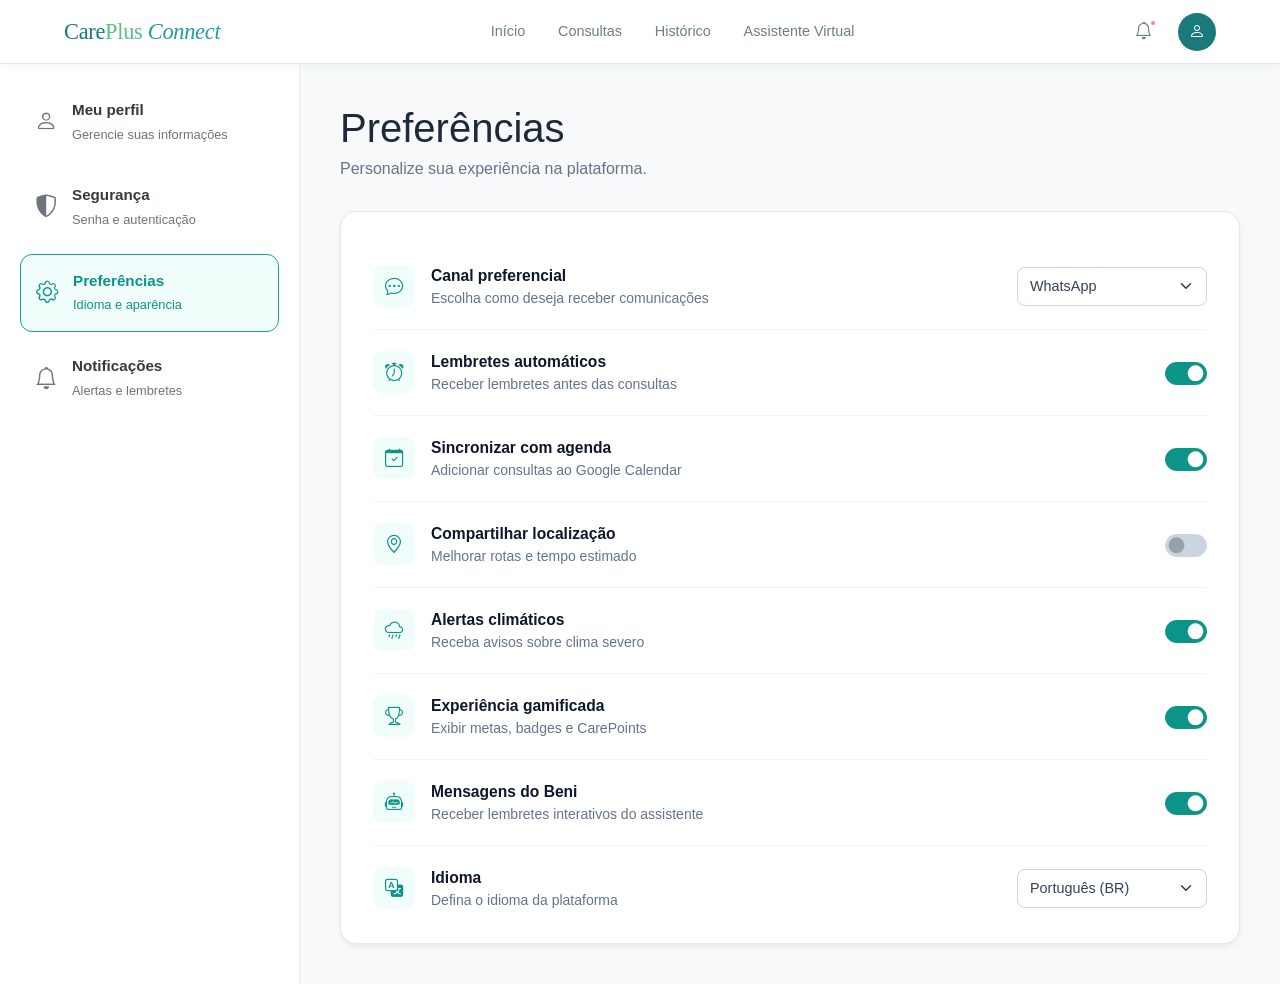
<file: pages/preferencias.html>
<!DOCTYPE html>
<html lang="pt-BR">

<head>
    <meta charset="UTF-8">
    <meta name="viewport" content="width=device-width, initial-scale=1.0">
    <title>CarePlus Connect — Preferências</title>

    <!-- CSS -->

    <link href="https://cdn.jsdelivr.net/npm/bootstrap@5.3.3/dist/css/bootstrap.min.css" rel="stylesheet" />
    <link rel="stylesheet" href="https://cdn.jsdelivr.net/npm/bootstrap-icons@1.11.3/font/bootstrap-icons.css" />
    <link rel="stylesheet" href="../css/variaveis.css" />
    <link rel="stylesheet" href="../css/navbar.css" />
    <link rel="stylesheet" href="../css/layout-perfil.css">
    <link rel="stylesheet" href="../css/preferencia.css">

    <!-- JS -->
    <script src="../javascript/navbar.js" defer></script>
    <script src="../javascript/layout-perfil.js" defer></script>

    <script src="https://cdn.jsdelivr.net/npm/bootstrap@5.3.3/dist/js/bootstrap.bundle.min.js"></script>
</head>

<body>

    <div id="navbar-placeholder"></div>

    <main class="perfil-layout">

        <aside class="container-lateral">
            <div class="menu-lateral"></div>
        </aside>

        <section class="container-principal">

            <header class="header-perfil">
                <h1>Preferências</h1>
                <p>Personalize sua experiência na plataforma.</p>
            </header>

            <div class="card-detalhes">

                <!-- Canal preferencial -->
                <div class="item-pref">
                    <div class="pref-txt">
                        <i class="bi bi-chat-dots"></i>

                        <div>
                            <strong>Canal preferencial</strong>
                            <small>Escolha como deseja receber comunicações</small>
                        </div>
                    </div>

                    <select class="form-select select-pref">
                        <option>WhatsApp</option>
                        <option>E-mail</option>
                        <option>SMS</option>
                    </select>
                </div>

                <!-- Lembretes automáticos -->
                <div class="item-pref">
                    <div class="pref-txt">
                        <i class="bi bi-alarm"></i>

                        <div>
                            <strong>Lembretes automáticos</strong>
                            <small>Receber lembretes antes das consultas</small>
                        </div>
                    </div>

                    <div class="form-check form-switch">
                        <input class="form-check-input" type="checkbox" checked>
                    </div>
                </div>

                <!-- Integração com calendário -->
                <div class="item-pref">
                    <div class="pref-txt">
                        <i class="bi bi-calendar-check"></i>

                        <div>
                            <strong>Sincronizar com agenda</strong>
                            <small>Adicionar consultas ao Google Calendar</small>
                        </div>
                    </div>

                    <div class="form-check form-switch">
                        <input class="form-check-input" type="checkbox" checked>
                    </div>
                </div>

                <!-- Localização -->
                <div class="item-pref">
                    <div class="pref-txt">
                        <i class="bi bi-geo-alt"></i>

                        <div>
                            <strong>Compartilhar localização</strong>
                            <small>Melhorar rotas e tempo estimado</small>
                        </div>
                    </div>

                    <div class="form-check form-switch">
                        <input class="form-check-input" type="checkbox">
                    </div>
                </div>

                <!-- Notificações climáticas -->
                <div class="item-pref">
                    <div class="pref-txt">
                        <i class="bi bi-cloud-rain"></i>

                        <div>
                            <strong>Alertas climáticos</strong>
                            <small>Receba avisos sobre clima severo</small>
                        </div>
                    </div>

                    <div class="form-check form-switch">
                        <input class="form-check-input" type="checkbox" checked>
                    </div>
                </div>

                <!-- Gamificação -->
                <div class="item-pref">
                    <div class="pref-txt">
                        <i class="bi bi-trophy"></i>

                        <div>
                            <strong>Experiência gamificada</strong>
                            <small>Exibir metas, badges e CarePoints</small>
                        </div>
                    </div>

                    <div class="form-check form-switch">
                        <input class="form-check-input" type="checkbox" checked>
                    </div>
                </div>

                <!-- Assistente Beni -->
                <div class="item-pref">
                    <div class="pref-txt">
                        <i class="bi bi-robot"></i>

                        <div>
                            <strong>Mensagens do Beni</strong>
                            <small>Receber lembretes interativos do assistente</small>
                        </div>
                    </div>

                    <div class="form-check form-switch">
                        <input class="form-check-input" type="checkbox" checked>
                    </div>
                </div>

                <!-- Idioma -->
                <div class="item-pref sem-borda">
                    <div class="pref-txt">
                        <i class="bi bi-translate"></i>

                        <div>
                            <strong>Idioma</strong>
                            <small>Defina o idioma da plataforma</small>
                        </div>
                    </div>

                    <select class="form-select select-pref">
                        <option>Português (BR)</option>
                        <option>English</option>
                        <option>Español</option>
                    </select>
                </div>

            </div>

        </section>
    </main>

</body>

</html>
</file>
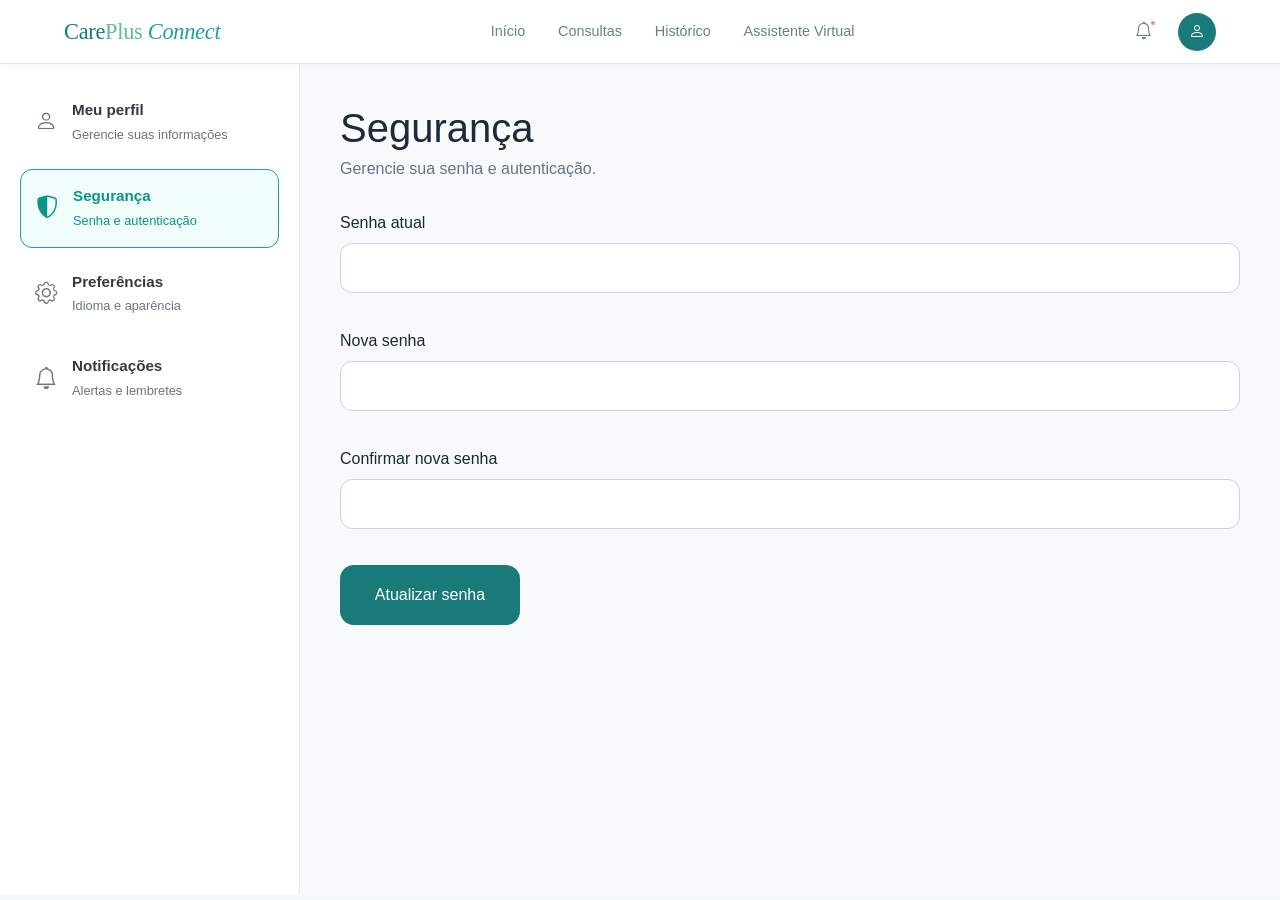
<file: pages/seguranca.html>
<!DOCTYPE html>
<html lang="pt-BR">
<head>
    <meta charset="UTF-8">
    <meta name="viewport" content="width=device-width, initial-scale=1.0">
    <title>Meu perfil - segurança</title>

    <!-- CSS -->
    <link href="https://cdn.jsdelivr.net/npm/bootstrap@5.3.3/dist/css/bootstrap.min.css" rel="stylesheet" />
    <link rel="stylesheet" href="https://cdn.jsdelivr.net/npm/bootstrap-icons@1.11.3/font/bootstrap-icons.css" />
    <link rel="stylesheet" href="../css/variaveis.css" />
    <link rel="stylesheet" href="../css/navbar.css" />
    <link rel="stylesheet" href="../css/layout-perfil.css">
    <link rel="stylesheet" href="../css/seguranca.css">

    <!-- Js -->
    <script src="../javascript/navbar.js" defer></script>
    <script src="../javascript/layout-perfil.js" defer></script>

    <script src="https://cdn.jsdelivr.net/npm/bootstrap@5.3.3/dist/js/bootstrap.bundle.min.js"></script>
</head>
<body>

    <div id="navbar-placeholder"></div>

    <main class="perfil-layout">

    <aside class="container-lateral">
            <div class="menu-lateral"></div>
        </aside>

    <section class="container-principal">

        <header class="header-perfil">
            <h1>Segurança</h1>
            <p>Gerencie sua senha e autenticação.</p>
        </header>

        <div class="card-detalhes">
            <form class="config-form">

                <div class="mb-3">
                    <label class="form-label">Senha atual</label>
                    <input type="password" class="form-control">
                </div>

                <div class="mb-3">
                    <label class="form-label">Nova senha</label>
                    <input type="password" class="form-control">
                </div>

                <div class="mb-3">
                    <label class="form-label">Confirmar nova senha</label>
                    <input type="password" class="form-control">
                </div>

                <button class="btn-save">
                    Atualizar senha
                </button>

            </form>
        </div>

    </section>
</main>
    
</body>
</html>
</file>
<file: css/variaveis.css>
/* ============================================
   CAREPLUS CONNECT — variaveis.css
   Variáveis globais de cor e estilo
   usadas em todas as telas do projeto
   ============================================ */

:root {
  /* ── Cores principais da marca ── */
  --verde-escuro:      #1a7a7a;  /* navbar, títulos, botões principais */
  --verde-medio:       #1e9e9e;  /* links, hover, destaques */
  --verde-claro:       #4dc4c4;  /* bordas no hover, detalhes suaves */
  --verde-acento:      #5bbf8e;  /* card remarcar, logo "Plus" */

  /* ── Cores de status ── */
  --vermelho-acento:   #f28b82;  /* card cancelar, notificação, erro */
  --amarelo-acento:    #f6c343;  /* consulta pendente, aviso */

  /* ── Cores de texto ── */
  --texto-principal:   #1a2b2b;  /* textos principais */
  --texto-suave:       #6b8080;  /* textos secundários, placeholders */

  /* ── Cores de fundo e estrutura ── */
  --fundo-pagina:      #f4f9f9;  /* fundo geral da dashboard */
  --fundo-card:        #ffffff;  /* fundo dos cards */
  --fundo-input:       #f5fafa;  /* fundo dos campos de input */

  /* ── Bordas e sombras ── */
  --borda:             #ddeaea;  /* bordas dos cards e inputs */
  --sombra:            0 2px 12px rgba(26,122,122,.08); /* sombra dos cards */
  --borda-arredondada: 14px;     /* border-radius padrão dos cards */

  /* ── Cores dos tiers/níveis do CarePoints ── */
--bronze-claro:   #cd7f32;  /* cor principal do gradiente bronze */
--bronze-escuro:  #a0522d;  /* cor escura do gradiente bronze */
--bronze-texto:   #a0522d;  /* cor do nome Bronze */
--prata-claro:    #c0c0c0;  /* cor principal do gradiente prata */
--prata-escuro:   #909090;  /* cor escura do gradiente prata */
--prata-texto:    #707070;  /* cor do nome Prata */
--ouro-claro:     #ffd700;  /* cor principal do gradiente ouro */
--ouro-escuro:    #ffa500;  /* cor escura do gradiente ouro */
--ouro-texto:     #cc8800;  /* cor do nome Ouro */
}
</file>
<file: css/login.css>
/* ============================================
   CAREPLUS CONNECT — login.css
   Estilos da tela de login
   ============================================ */

/* ── RESET BÁSICO ──
   Remove margin e padding padrão do navegador
   box-sizing garante que padding não aumenta o tamanho do elemento ── */
*, *::before, *::after {
  box-sizing: border-box;
  margin: 0;
  padding: 0;
}

body {
    font-family: 'Segoe UI', Roboto, Helvetica, Arial, sans-serif;
    background: var(--fundo-pagina);
    color: var(--texto-principal);
    min-height: 100vh;
}

/* ── ESTRUTURA PRINCIPAL ──
   Divide a tela em duas colunas lado a lado ── */
.pagina-login {
  display: flex;
  height: 100vh;
}

/* ── PAINEL ESQUERDO (formulário) ──
   Ocupa 52% da tela, centraliza o conteúdo ── */
.painel-esquerdo {
  width: 52%;
  display: flex;
  flex-direction: column;
  justify-content: center;
  align-items: center;
  padding: 3rem 5rem;
  background: #fff;
  position: relative;
  z-index: 1;
}

/* ── CAIXA DO FORMULÁRIO ──
   Limita largura máxima e anima a entrada ── */
.caixa-formulario {
  width: 100%;
  max-width: 400px;
  animation: subir .6s ease both;
}

/* ── LOGO ── */
.logo {
  font-family: Georgia, 'Times New Roman', serif;
  font-size: 1.9rem;
  letter-spacing: -.5px;
  margin-bottom: .25rem;
  text-align: center;
}
.logo span.care    { color: var(--verde-escuro); }
.logo span.plus    { color: var(--verde-acento); }
.logo span.connect { color: var(--verde-medio); font-style: italic; }

.logo-subtitulo {
  text-align: center;
  color: var(--texto-suave);
  font-size: .875rem;
  margin-bottom: 2.5rem;
}

/* ── TÍTULOS DO FORMULÁRIO ── */
.titulo-formulario {
  font-size: 1.25rem;
  font-weight: 600;
  color: var(--verde-escuro);
  margin-bottom: .25rem;
}
.descricao-formulario {
  font-size: .85rem;
  color: var(--texto-suave);
  margin-bottom: 1.75rem;
}

/* ── LABELS DOS CAMPOS ── */
label {
  font-size: .82rem;
  font-weight: 500;
  color: var(--texto-principal);
  margin-bottom: .4rem;
  display: block;
}

/* ── CAMPOS DE INPUT ── */
.campo-input {
  position: relative;
  margin-bottom: 1.1rem;
}

input[type="email"],
input[type="password"],
input[type="text"] {
  width: 100%;
  padding: .75rem 1rem;
  border: 1.5px solid var(--borda);
  border-radius: 10px;
  background: var(--fundo-input);
  font-family: var(--bs-font-sans-serif);
  font-size: .9rem;
  color: var(--texto-principal);
  transition: border-color .2s, box-shadow .2s;
  outline: none;
}
input:focus {
  border-color: var(--verde-medio);
  box-shadow: 0 0 0 3px rgba(30,158,158,.12);
}
input::placeholder { color: #b0c8c8; }

/* ── BOTÃO MOSTRAR/OCULTAR SENHA ── */
.botao-olho {
  position: absolute;
  right: 12px;
  top: 50%;
  transform: translateY(-50%);
  background: none;
  border: none;
  cursor: pointer;
  color: var(--texto-suave);
  padding: 0;
  display: flex;
  align-items: center;
}
/* Ícone do olho — Bootstrap Icons */
.botao-olho i { font-size: 1rem; color: var(--texto-suave); }

/* ── LINHA SENHA + ESQUECEU A SENHA ── */
.linha-senha {
  display: flex;
  justify-content: space-between;
  align-items: center;
  margin-bottom: 1.1rem;
}
.linha-senha label { margin: 0; }

.link-esqueceu-senha {
  font-size: .82rem;
  color: var(--verde-medio);
  text-decoration: none;
  font-weight: 500;
}
.link-esqueceu-senha:hover { text-decoration: underline; }

/* ── CHECKBOX LEMBRAR DE MIM ── */
.lembrar-de-mim {
  display: flex;
  align-items: center;
  gap: .5rem;
  font-size: .82rem;
  color: var(--texto-suave);
  margin-bottom: 1rem;
}
.lembrar-de-mim input[type="checkbox"] {
  width: 15px;
  height: 15px;
  accent-color: var(--verde-medio);
  margin: 0;
  border-radius: 4px;
}

/* ── BOTÃO ENTRAR ── */
.botao-entrar {
  width: 100%;
  padding: .85rem;
  background: var(--verde-escuro);
  color: #fff;
  border: none;
  border-radius: 10px;
  font-family: var(--bs-font-sans-serif);
  font-size: 1rem;
  font-weight: 600;
  cursor: pointer;
  margin-top: .5rem;
  transition: background .2s, transform .1s, box-shadow .2s;
  letter-spacing: .3px;
}
.botao-entrar:hover {
  background: var(--verde-medio);
  box-shadow: 0 6px 20px rgba(30,158,158,.25);
}
.botao-entrar:active { transform: scale(.98); }

/* ── DIVISOR "OU CONTINUE COM" ── */
.divisor {
  display: flex;
  align-items: center;
  gap: .75rem;
  margin: 1.25rem 0;
  color: var(--texto-suave);
  font-size: .78rem;
  text-transform: uppercase;
  letter-spacing: .5px;
}
.divisor::before,
.divisor::after {
  content: '';
  flex: 1;
  height: 1px;
  background: var(--borda);
}

/* ── BOTÃO ENTRAR COM GOOGLE ── */
.botao-google {
  width: 100%;
  padding: .75rem;
  border: 1.5px solid var(--borda);
  border-radius: 10px;
  background: #fff;
  font-family: var(--bs-font-sans-serif);
  font-size: .9rem;
  font-weight: 500;
  color: var(--texto-principal);
  cursor: pointer;
  display: flex;
  align-items: center;
  justify-content: center;
  gap: .6rem;
  transition: border-color .2s, box-shadow .2s;
}
.botao-google:hover {
  border-color: var(--verde-claro);
  box-shadow: 0 4px 12px rgba(0,0,0,.06);
}

/* ── LINK DE CADASTRO(Cadaste-se) ── */
.link-cadastro {
  text-align: center;
  margin-top: 1.25rem;
  font-size: .84rem;
  color: var(--texto-suave);
}
.link-cadastro a {
  color: var(--verde-medio);
  font-weight: 600;
  text-decoration: none;
}
.link-cadastro a:hover { text-decoration: underline; }

/* ── PAINEL DIREITO (imagem + bullets/marcadores) ── */
.painel-direito {
  width: 48%;
  position: relative;
  overflow: hidden;
  display: flex;
  align-items: flex-end;
  padding: 3.5rem;
}

/* Fundo com gradiente + imagem ── */
.painel-direito::before {
  content: '';
  position: absolute;
  inset: 0;
  background:
    radial-gradient(ellipse at 70% 20%, rgba(30,158,158,.55) 0%, transparent 55%),
    radial-gradient(ellipse at 20% 80%, rgba(26,122,122,.6) 0%, transparent 50%),
    url('../assets/imagens/bg-login.png') center/cover no-repeat;
  z-index: 0;
}

/* ── CÍRCULOS DECORATIVOS ── */
.circulo {
  position: absolute;
  border-radius: 50%;
  border: 1.5px solid rgba(255,255,255,.18);
  z-index: 1;
}
.circulo-1 { width: 220px; height: 220px; top: -40px; right: -50px; }
.circulo-2 { width: 130px; height: 130px; bottom: 60px; left: 30px; }
.circulo-3 { width: 60px;  height: 60px;  top: 40%;  right: 15%; opacity: .5; }

.painel-direito::after {
  content: '';
  position: absolute;
  inset: 0;
  opacity: .6;
  z-index: 1;
  pointer-events: none;
}

/* ── CONTEÚDO DO PAINEL DIREITO ── */
.conteudo-direito {
  position: relative;
  z-index: 2;
  color: #fff;
  animation: subir .8s .2s ease both;
}

.titulo-direito {
  font-family: Georgia, 'Times New Roman', serif;
  font-size: 2rem;
  font-weight: 600;
  margin-bottom: .6rem;
  line-height: 1.3;
}

.descricao-direito {
  font-size: 1.1rem;
  opacity: .85;
  margin-bottom: 3rem;
  line-height: 1.6;
  max-width: 340px;
}

/* ── LISTA DE FUNCIONALIDADES ── */
.lista-funcionalidades {
  list-style: none;
  display: flex;
  flex-direction: column;
  gap: 1.1rem;
}

.item-funcionalidade {
  display: flex;
  align-items: flex-start;
  gap: .9rem;
}

.icone-check {
  width: 26px;
  height: 26px;
  border-radius: 50%;
  background: rgba(255,255,255,.2);
  border: 1.5px solid rgba(255,255,255,.4);
  display: flex;
  align-items: center;
  justify-content: center;
  flex-shrink: 0;
  margin-top: 2px;
  backdrop-filter: blur(4px);
}
/* Ícone de check — Bootstrap Icons */
.icone-check i { font-size: .85rem; color: #fff; }

.texto-funcionalidade strong {
  display: block;
  font-size: 1.3rem;
  font-weight: 600;
  margin-bottom: .15rem;
}
.texto-funcionalidade span {
  font-size: 1.3rem;
  opacity: .75;
}

/* ── ANIMAÇÃO DE ENTRADA ── */
@keyframes subir {
  from { opacity: 0; transform: translateY(18px); }
  to   { opacity: 1; transform: translateY(0); }
}

/* ── RESPONSIVO PRA MOBILE ── */
@media (max-width: 768px) {
  body { overflow: auto; }

  .pagina-login { flex-direction: column; height: auto; min-height: 100vh; }

  .painel-direito {
    width: 100%;
    min-height: 180px;
    align-items: center;
    justify-content: center;
    padding: 2rem 1.5rem;
    order: -1;
  }

  .conteudo-direito      { text-align: center; }
  .titulo-direito        { font-size: 1.2rem; }
  .descricao-direito     { display: none; }
  .lista-funcionalidades { display: none; }

  .circulo-1 { width: 120px; height: 120px; top: -20px; right: -20px; }
  .circulo-2 { display: none; }

  .painel-esquerdo { width: 100%; padding: 2rem 1.5rem; }
}
</file>
<file: css/navbar.css>
/* ============================================
   CAREPLUS CONNECT — navbar.css
   Estilos compartilhados da barra de navegação
   Importar em todas as páginas que usam a navbar
   ============================================ */

/* ── BARRA DE NAVEGAÇÃO ── */
.barra-navegacao {
  background: #fff;
  border-bottom: 1px solid var(--borda);
  padding: 0;
  height: 64px;
  position: sticky;
  top: 0;
  z-index: 200;
  box-shadow: 0 1px 8px rgba(26, 122, 122, .07);
}

/* ── CONTEÚDO INTERNO DA NAVBAR ── */
.navbar-conteudo {
  max-width: 1200px;
  margin: 0 auto;
  height: 100%;
  display: flex;
  align-items: center;
  gap: 2rem;
  width: 100%;
  padding: 0 1.5rem;
  justify-content: space-between;
}

/* ── LOGO ── */
.logo {
  font-family: Georgia, serif;
  font-size: 1.4rem;
  text-decoration: none;
  letter-spacing: -.3px;
  flex-shrink: 0;
}
.logo .care    { color: var(--verde-escuro); }
.logo .plus    { color: var(--verde-acento); }
.logo .connect { color: var(--verde-medio); font-style: italic; }

/* ── LINKS DE NAVEGAÇÃO ── */
.links-navegacao {
  display: flex;
  list-style: none;
  gap: .25rem;
  margin: 0 auto;
  padding: 0;
  margin-bottom: 0;
}
.links-navegacao a {
  text-decoration: none;
  color: var(--texto-suave);
  font-size: .9rem;
  font-weight: 500;
  padding: .4rem .9rem;
  border-radius: 8px;
  transition: background .2s, color .2s;
}
.links-navegacao a:hover,
.links-navegacao a.ativo {
  background: rgba(30, 158, 158, .1);
  color: var(--verde-escuro);
}

/* ── AÇÕES DA NAVBAR ── */
.acoes-navbar {
  display: flex;
  flex-direction: row;
  align-items: center;
  gap: 15px;
  flex-shrink: 0;
}
.acoes-navbar .dropdown-container {
  display: block;
  width: auto;
  margin: 0;
}

/* ── BOTÃO DE NOTIFICAÇÕES ── */
.botao-notificacao {
  border: none;
  background: none;
  cursor: pointer;
  border-radius: 50%;
  width: 38px;
  height: 38px;
  display: flex;
  align-items: center;
  justify-content: center;
  transition: background .2s;
  position: relative;
}
.botao-notificacao:hover { background: rgba(30, 158, 158, .1); }
.botao-notificacao i { font-size: 1.1rem; color: var(--texto-suave); }

/* Bolinha vermelha de notificação não lida */
.ponto-notificacao {
  position: absolute;
  top: 6px;
  right: 6px;
  width: 8px;
  height: 8px;
  background: var(--vermelho-acento);
  border-radius: 50%;
  border: 2px solid #fff;
}

/* ── BOTÃO AVATAR — visível só no desktop ── */
.botao-avatar {
  width: 38px;
  height: 38px;
  border-radius: 50%;
  background: var(--verde-escuro);
  border: none;
  cursor: pointer;
  display: flex;
  align-items: center;
  justify-content: center;
  transition: background .2s;
}
.botao-avatar:hover { background: var(--verde-medio); }
.botao-avatar i { font-size: 1rem; color: #fff; }

/* ── BOTÃO HAMBÚRGUER — escondido no desktop ── */
.botao-hamburguer {
  display: none;
  border: none;
  background: none;
  cursor: pointer;
  border-radius: 8px;
  width: 38px;
  height: 38px;
  align-items: center;
  justify-content: center;
  transition: background .2s;
}
.botao-hamburguer:hover { background: rgba(30, 158, 158, .1); }
.botao-hamburguer i { font-size: 1.4rem; color: var(--texto-suave); }

/* ── MENUS DROPDOWN ── */
.dropdown-container {
  position: relative;
  display: inline-block;
}
.dropdown-hamburguer { position: relative; }
#menu-hamburguer { right: 0; left: auto; }

.dropdown-menu {
  position: absolute;
  top: calc(100% + 10px);
  right: 0;
  background-color: var(--fundo-card);
  min-width: 220px;
  border-radius: 14px;
  box-shadow: 0 8px 24px rgba(0, 0, 0, 0.12);
  border: 1px solid var(--borda);
  display: flex;
  flex-direction: column;
  padding: 8px 0;
  z-index: 9999;
  opacity: 0;
  visibility: hidden;
  pointer-events: none;
  transform: translateY(-8px);
  transition: opacity .22s ease, transform .22s ease, visibility .22s ease;
}
.dropdown-menu.mostrar {
  opacity: 1;
  visibility: visible;
  pointer-events: auto;
  transform: translateY(0);
}

.dropdown-header {
  padding: 12px 20px 8px 20px;
  display: flex;
  flex-direction: column;
  gap: 4px;
}
.dropdown-header strong { color: var(--verde-escuro); font-size: 15px; }
.dropdown-header span   { color: var(--texto-suave);  font-size: 13px; }

.dropdown-menu hr { border: 0; border-top: 1px solid var(--borda); margin: 0; }

.dropdown-item {
  padding: 8px 20px;
  text-decoration: none;
  color: #333;
  font-size: 15px;
  display: flex;
  align-items: center;
  gap: 12px;
  transition: background 0.2s;
}
.dropdown-item:hover { background-color: rgba(27, 176, 173, 0.12); color: var(--verde-medio); }
.dropdown-item.sair  { color: var(--vermelho-acento); }
.dropdown-item.sair:hover { background-color: #fff0f0; }

/* ── MENU DE NOTIFICAÇÕES ── */
.menu-notificacoes { width: 320px; }

.header-notificacoes {
  flex-direction: row;
  justify-content: space-between;
  align-items: center;
}

.marcar-lidas { font-size: 11px !important; color: var(--verde-medio) !important; cursor: pointer; }
.marcar-lidas:hover { text-decoration: underline; }

.lista-notificacoes { max-height: 320px; overflow-y: auto; }

.item-notificacao {
  display: flex;
  align-items: flex-start;
  padding: 14px 16px;
  text-decoration: none;
  color: var(--texto-principal);
  border-bottom: 1px solid var(--borda);
  transition: background 0.2s;
}
.item-notificacao:last-child  { border-bottom: none; }
.item-notificacao.nao-lida    { background-color: rgba(27, 176, 173, 0.12); }
.item-notificacao.lida        { background-color: #ffffff; }
.item-notificacao:hover       { background-color: #f0f6f4; }

.indicador-nao-lida {
  width: 8px; height: 8px;
  background-color: var(--vermelho-acento);
  border-radius: 50%;
  margin-top: 5px;
  margin-right: 12px;
  flex-shrink: 0;
}
.item-notificacao.lida .conteudo-notificacao { margin-left: 20px; }

.conteudo-notificacao { display: flex; flex-direction: column; gap: 4px; }
.conteudo-notificacao strong { font-size: 13px; color: var(--verde-escuro); }
.conteudo-notificacao p      { font-size: 12px; color: var(--texto-suave); line-height: 1.4; margin: 0; }
.conteudo-notificacao .tempo { font-size: 11px; color: #a0a0a0; }

.ver-todas { justify-content: center; font-weight: 600; color: var(--verde-medio); }

/* ── RESPONSIVO ── */
@media (max-width: 992px) {
  .links-navegacao  { display: none; }
  .botao-hamburguer { display: flex; }
  .botao-avatar     { display: none; }
  .acoes-navbar     { margin-left: auto; }
}

@media (max-width: 768px) {
  .dropdown-menu    { max-width: calc(100vw - 20px); }
  .menu-notificacoes { width: 300px; right: -45px; }
  #menu-hamburguer  { width: 260px; max-width: calc(100vw - 20px); right: 0; }
}
</file>
<file: css/cadastro.css>
/* VARIÁVEIS GLOBAIS E RESET */
:root {
    --verde-escuro: #1a5653;
    --verde-medio: #4b9e8b;
    --verde-claro: #f4fbf9;
    --fundo-pagina: #f7f9fa;
    --fundo-card: #ffffff;
    --texto-principal: #333333;
    --texto-suave: #777777;
    --borda: #eaeaea;
    --vermelho: #d9534f;
    --sombra: 0 4px 15px rgba(0, 0, 0, 0.05);
}

*,
*::before,
*::after {
    box-sizing: border-box;
    margin: 0;
    padding: 0;
}

body {
    font-family: 'Segoe UI', Roboto, Helvetica, Arial, sans-serif;
    background: var(--fundo-pagina);
    color: var(--texto-principal);
    min-height: 100vh;
}


/* TELA DE CADASTRO */
.conteudo-principal {
    max-width: 800px;
    margin: 0 auto;
    padding: 40px 20px;
}

.card-cadastro {
    background-color: var(--fundo-card);
    border-radius: 12px;
    padding: 30px;
    box-shadow: var(--sombra);
    border: 1px solid var(--borda);
}

.card-cadastro h2 {
    color: var(--verde-escuro);
    margin-bottom: 5px;
}

.card-cadastro .subtitle {
    color: var(--texto-suave);
    font-size: 14px;
    margin-bottom: 25px;
}

.section-title {
    color: var(--verde-medio);
    font-size: 16px;
    margin-top: 15px;
    margin-bottom: -5px;
    border-bottom: 1px solid var(--borda);
    padding-bottom: 5px;
}

.form-grid {
    display: grid;
    grid-template-columns: 1fr 1fr;
    gap: 15px 20px;
}

.full-width {
    grid-column: span 2;
}

.input-group {
    display: flex;
    flex-direction: column;
}

.input-group label {
    font-size: 13px;
    font-weight: 600;
    color: var(--texto-suave);
    margin-bottom: 5px;
}

input,
select {
    padding: 10px 12px;
    border: 1px solid #ccc;
    border-radius: 6px;
    font-size: 14px;
    background-color: #fafafa;
    transition: all 0.3s ease;
    outline: none;
}

input[readonly] {
    background-color: var(--borda);
    color: var(--texto-suave);
    cursor: not-allowed;
}

/* Estados de Foco e Erro */
input:focus:not([readonly]),
select:focus {
    border-color: var(--verde-medio);
    background-color: var(--fundo-card);
    box-shadow: 0 0 0 3px rgba(75, 158, 139, 0.15);
}

input.error,
select.error {
    border-color: var(--vermelho) !important;
    background-color: #fff0f0;
}

input.error:focus,
select.error:focus {
    box-shadow: 0 0 0 3px rgba(217, 83, 79, 0.15);
}

/* Botões do Formulário */
.actions {
    display: flex;
    justify-content: flex-end;
    gap: 15px;
    margin-top: 30px;
    padding-top: 20px;
    border-top: 1px solid var(--borda);
}

.actions button {
    padding: 10px 24px;
    border: none;
    border-radius: 6px;
    font-size: 14px;
    font-weight: 600;
    cursor: pointer;
    transition: background-color 0.2s;
}

.btn-cancel {
    background-color: var(--borda);
    color: var(--texto-suave);
}

.btn-cancel:hover {
    background-color: #d4d4d4;
}

.btn-submit {
    background-color: var(--verde-medio);
    color: #fff;
}

.btn-submit:hover {
    background-color: var(--verde-escuro);
}

/* MENU DE NOTIFICAÇÕES (DROPDOWN)*/
.menu-notificacoes {
    width: 320px;
    /* Um pouco mais largo para caber o texto */
    padding: 0;
    /* Removido para a lista encostar nas bordas */
}

.header-notificacoes {
    flex-direction: row;
    justify-content: space-between;
    align-items: center;
}

.marcar-lidas {
    font-size: 11px !important;
    color: var(--verde-medio) !important;
    cursor: pointer;
}

.marcar-lidas:hover {
    text-decoration: underline;
}

/* Container com rolagem se tiver muitas notificações */
.lista-notificacoes {
    max-height: 320px;
    overflow-y: auto;
}

/* Estilo individual de cada notificação */
.item-notificacao {
    display: flex;
    align-items: flex-start;
    padding: 14px 16px;
    text-decoration: none;
    color: var(--texto-principal);
    border-bottom: 1px solid var(--borda);
    transition: background 0.2s;
}

.item-notificacao:last-child {
    border-bottom: none;
}

/* Diferenciação Visual: Não Lida vs Lida */
.item-notificacao.nao-lida {
    background-color: rgba(27, 176, 173, 0.12);
    /* Fundo com a cor da marca */
}

.item-notificacao.lida {
    background-color: #ffffff;
    /* Fundo branco */
}

.item-notificacao:hover {
    background-color: #f0f6f4;
}

/* Bolinha Vermelha na frente */
.indicador-nao-lida {
    width: 8px;
    height: 8px;
    background-color: var(--vermelho);
    border-radius: 50%;
    margin-top: 5px;
    margin-right: 12px;
    flex-shrink: 0;
}

/* Alinhamento do texto das lidas (que não tem a bolinha) */
.item-notificacao.lida .conteudo-notificacao {
    margin-left: 20px;
    /* Compensa o espaço da bolinha que não existe */
}

/* Textos da notificação */
.conteudo-notificacao {
    display: flex;
    flex-direction: column;
    gap: 4px;
}

.conteudo-notificacao strong {
    font-size: 13px;
    color: var(--verde-escuro);
}

.conteudo-notificacao p {
    font-size: 12px;
    color: var(--texto-suave);
    line-height: 1.4;
    margin: 0;
}

.conteudo-notificacao .tempo {
    font-size: 11px;
    color: #a0a0a0;
}

.ver-todas {
    justify-content: center;
    font-weight: 600;
    color: var(--verde-medio);
}

/* RESPONSIVIDADE */
@media (max-width: 768px) {
    .links-navegacao {
        display: none;
    }

    .form-grid {
        grid-template-columns: 1fr;
    }

    .full-width {
        grid-column: span 1;
    }
}
</file>
<file: css/chatbot.css>
/* ── RESET BÁSICO ── */
*,
*::before,
*::after {
    box-sizing: border-box;
    margin: 0;
    padding: 0;
}

body {
    font-family: 'Segoe UI', Roboto, Helvetica, Arial, sans-serif;
    background: var(--fundo-pagina);
    color: var(--texto-principal);
    min-height: 100vh;
}

/* =========== CONTEUDO PRINCIPAL =============== */
.conteudo-principal {
    padding: 2%;

}

.container {
    display: grid;
    grid-template-columns: 25% 1fr;
    gap: 28px;
    max-width: 2500vw;
    margin: 0 auto;
}

.opcoes {
    background: linear-gradient(180deg,
            #f8fdfd 0%,
            #eef7f7 100%);

    border: 1px solid var(--borda);
    border-radius: 24px;
    padding: 30px;
    height: fit-content;
    box-shadow: var(--sombra);
}

.opcoes h3 {
    font-size: 1.8rem;
    font-weight: 400;
    margin-bottom: 8px;
}

.opcoes h3 strong {
    color: var(--verde-medio);
}

.opcoes p {
    color: var(--texto-suave);
    font-size: 1.2rem;
}

/* CONTAINER BENI */
.container-beni {
    display: flex;
    align-items: center;
    justify-content: center;
    gap: 18px;

    margin: 32px 0;

    flex-wrap: wrap;
}

.container-beni .img-beni {
    width: 140px;
    flex-shrink: 0;
    margin-right: 0;
}

/* BALÃO DE FALA */
.balao-beni {
    position: relative;

    background: #f5fffd;
    border: 1px solid #d8efea;

    padding: 18px 20px;

    border-radius: 18px;

    max-width: 240px;

    box-shadow: 0 8px 20px rgba(0, 0, 0, 0.06);
}

.balao-beni p {
    margin: 0;
    font-size: 0.95rem;
    line-height: 1.5;
    color: var(--texto-principal);
}

.balao-beni span {
    color: var(--verde-medio);
    font-weight: 600;
}

/* Pontinha do balão */
.balao-beni::after {
    content: "";
    position: absolute;
    left: -8px;
    top: 50%;
    transform: translateY(-50%) rotate(45deg);
    width: 20px;
    height: 20px;
    background: #f5fffd;
    border-left: 1px solid #d8efea;
    border-bottom: 1px solid #d8efea;

}


/* Perguntas Frequentes */

.perguntas-frequentes {
    margin-top: 28px;
}

.txt-faq {
    margin-bottom: 16px;
}

.icone-pergunta {
    font-size: 1.4rem;
    color: var(--verde-medio);
    margin-right: 8px;
}

.perguntas-frequentes h4 {
    font-size: 1.1rem;
    margin-bottom: 8px;
}

.perguntas-frequentes p {
    margin-bottom: 20px;
    font-size: 0.95rem;
}

.perguntas-frequentes ul {
    list-style: none;
    display: flex;
    flex-direction: column;
    gap: 12px;
}

.perguntas-frequentes li {
    background: white;
    border: 1px solid var(--borda);
    border-radius: 14px;
    padding: 16px 18px;
    cursor: pointer;
    transition: 0.2s;
}

.perguntas-frequentes li:hover {
    border-color: var(--verde-claro);
    transform: translateY(-2px);
}

/* =========== CHAT CONTAINER =============== */

.chat-container {
    background: var(--fundo-card);
    border-radius: 28px;
    padding: 32px 32px 0 32px;
    border: 1px solid var(--borda);
    box-shadow: var(--sombra);
    height: 100vh;
    display: flex;
    flex-direction: column;
    overflow-y: auto;

}

.chat-container::-webkit-scrollbar {
    width: 8px;
}

.chat-container::-webkit-scrollbar-thumb {
    background: #cfe7e5;
    border-radius: 999px;
}

.creative-content {
    display: flex;
    flex-direction: column;
    align-items: center;
    gap: 12px;
}

.img-beni-chat {
    width: 180px;
    max-width: 100%;
    object-fit: contain;
    margin: 0 auto;
}

.creative-content h3 {
    font-size: 3rem;
    margin-top: 12px;
}

.creative-content h3 span {
    color: var(--verde-medio);
}

.creative-content p {
    font-size: 1.1rem;
    color: var(--texto-suave);
    margin-top: 8px;
}

/* CARDS */
.cards-container {
    width: 100%;
    display: grid;
    grid-template-columns: repeat(3, 1fr);
    gap: 24px;
    margin-top: 50px;
    margin-bottom: 9%;
}

.card {
    border: 1px solid var(--borda);
    border-radius: 22px;
    padding: 28px;
    background: white;
    text-align: center;
    transition: 0.2s;
}

.card:hover {
    transform: translateY(-4px);
    box-shadow: var(--sombra);
}

.card i {
    font-size: 2rem;
    color: var(--verde-medio);
    margin-bottom: 18px;
}

.card h4 {
    margin-bottom: 12px;
}

.card p {
    color: var(--texto-suave);
}

/* ============= MESSAGE CONTAINER ============= */

.messages-container {
    width: 100%;
    margin-top: 32px;
    display: none;
    flex-direction: column;
    gap: 24px;
    flex: 1;
    overflow-y: auto;
    min-height: 0;
    padding-bottom: 12px;
    animation: aparecerMensagens .3s ease;
}

/* Classe ativada no JS */
.messages-container.active {
    display: flex;
}

/* Estilização padrão de mensagem */
.message {
    max-width: 75%;
    padding: 18px;
    border-radius: 22px;
    display: flex;
    flex-direction: column;
    gap: 12px;
    animation: surgirMensagem .25s ease;
    user-select: none;
}

.message-header {
    display: flex;
    align-items: center;
    gap: 10px;
}

.message-header i {
    font-size: 1.2rem;
}

.message-autor {
    font-size: .92rem;
    font-weight: 600;
}

.message-content p {
    margin: 0;
    line-height: 1.6;
    font-size: .97rem;
}

.message-time {
    font-size: .78rem;
    opacity: .7;
    align-self: flex-end;
}

/* Estilo de mensagem enviada pelo beni */
.message-beni {
    align-self: flex-start;
    background:
        linear-gradient(135deg,
            #f7ffff,
            #eefaf8);
    border: 1px solid #d8efea;
}

.message-beni i {
    color: var(--verde-medio);
}

/* Estilo de mensagem enviada pelo usuario */
.message-usuario {
    align-self: flex-end;
    background:
        linear-gradient(135deg,
            var(--verde-medio),
            var(--verde-escuro));
    color: #fff;
}

.message-usuario i {
    color: white;
}

/* =========================================
   ANIMAÇÕES
========================================= */

@keyframes surgirMensagem {

    from {
        opacity: 0;
        transform: translateY(10px) scale(.98);
    }

    to {
        opacity: 1;
        transform: translateY(0) scale(1);
    }

}

@keyframes aparecerMensagens {

    from {
        opacity: 0;
    }

    to {
        opacity: 1;
    }

}

/* Input onde o usuario digita */
.barra-chat {
    width: 100%;
    margin-top: 20px;
    flex-shrink: 0;
    position: sticky;
    bottom: 0;
    background: var(--fundo-card);
    padding-top: 16px;
    z-index: 20;
    padding-bottom: 32px;
}

.barra-chat form {
    width: 100%;
    display: flex;
    align-items: center;
    gap: 12px;
    background: white;
    border: 2px solid #d9f1f1;
    border-radius: 24px;
    padding: 14px;
    box-shadow: var(--sombra);
}

.barra-chat input {
    flex: 1;
    border: none;
    outline: none;
    background: transparent;
    font-size: 1rem;
    padding: 8px;
}

.barra-chat button {
    width: 54px;
    height: 54px;
    border-radius: 18px;
    border: none;
    background: linear-gradient(135deg,
            var(--verde-medio),
            var(--verde-escuro));

    color: white;
    cursor: pointer;
    transition: 0.2s;
}

.barra-chat button:hover {
    transform: scale(1.05);
}

/* Impedindo seleção de texto para deixar mais intuitivo */
.chat-container h3,
.chat-container p,
.card,
.perguntas-frequentes li {
    user-select: none;
    -webkit-user-select: none;
}

/* =========================================
   RESPONSIVIDADE
========================================= */

/* =========================
   NOTEBOOK / TABLET
========================= */

@media (max-width: 1200px) {

    .container {
        grid-template-columns: 1fr;
    }

    .opcoes {
        order: 2;
    }

    .chat-container {
        order: 1;
        height: calc(100vh - 120px);
    }

    .cards-container {
        grid-template-columns: repeat(1, 1fr);
    }

    .card {
        padding: 15px;
    }

}

/* =========================
   TABLET
========================= */

@media (max-width: 992px) {

    .conteudo-principal {
        padding: 18px;
    }

    .chat-container {
        padding: 24px 24px 0 24px;
    }

    .creative-content h3 {
        font-size: 2.2rem;
        text-align: center;
    }

    .creative-content p {
        text-align: center;
    }

    .message {
        max-width: 90%;
    }

    .barra-chat {
        padding-bottom: 24px;
    }

}

/* =========================
   MOBILE
========================= */

@media (max-width: 768px) {

    .conteudo-principal {
        padding: 10px;
    }

    .container {
        display: flex;
        flex-direction: column;
        gap: 12px;
    }

    .chat-container {
        order: 1;
        min-height: 72vh;
        height: auto;
        padding: 18px 18px 0 18px;
        border-radius: 22px;
    }

    .opcoes {
        order: 2;
        padding: 20px;
        border-radius: 22px;
    }

    .container-beni {
        display: none;
    }

    .opcoes h3,
    .opcoes>p {
        display: none;
    }

    .creative-content {
        gap: 8px;
    }

    .img-beni-chat {
        width: 90px;
    }

    .creative-content h3 {
        font-size: 1.6rem;
        margin-top: 0;
    }

    .creative-content p {
        font-size: .95rem;
    }

    .cards-container {
        grid-template-columns: 1fr;
        gap: 14px;
        margin-top: 24px;
    }

    .card {
        padding: 18px;
        border-radius: 18px;
    }

    .card i {
        font-size: 1.5rem;
        margin-bottom: 10px;
    }

    .card h4 {
        font-size: 1rem;
    }

    .card p {
        font-size: .9rem;
    }

    .messages-container {
        gap: 14px;
        margin-top: 20px;
    }

    .message {
        max-width: 100%;
        padding: 14px;
        border-radius: 18px;
    }

    .message-content p {
        font-size: .92rem;
    }

    .barra-chat {
        margin-top: 14px;
        padding-bottom: 18px;
    }

    .barra-chat form {
        padding: 10px;
        border-radius: 18px;
    }

    .barra-chat input {
        font-size: .92rem;
    }

    .barra-chat button {
        width: 46px;
        height: 46px;
        border-radius: 14px;
    }

    .txt-faq {
        text-align: center;
    }

    .perguntas-frequentes {
        margin-top: 0;
    }

    .perguntas-frequentes ul {
        gap: 10px;
    }

    .perguntas-frequentes li {
        padding: 14px;
        font-size: .92rem;
        border-radius: 14px;
    }

}

/* =========================
   MOBILE PEQUENO
========================= */

@media (max-width: 480px) {

    .chat-container {
        height: 68vh;
        height: auto;
        padding: 14px 14px 0 14px;
    }

    .creative-content h3 {
        font-size: 1.3rem;
    }

    .creative-content p {
        font-size: .85rem;
    }

    .img-beni-chat {
        width: 75px;
    }

    .card {
        padding: 14px;
    }

    .card p {
        font-size: .82rem;
    }

    .message {
        padding: 12px;
    }

    .message-content p {
        font-size: .88rem;
    }

    .barra-chat {
        padding-bottom: 14px;
    }

    .barra-chat form {
        gap: 8px;
    }

    .barra-chat button {
        width: 42px;
        height: 42px;
    }

    .opcoes {
        padding: 16px;
    }

}
</file>
<file: css/consultas.css>
/* ── RESET BÁSICO ── */
*, *::before, *::after { 
  box-sizing: border-box; 
  margin: 0; 
  padding: 0; 
}

body {
  font-family: 'Segoe UI', Roboto, Helvetica, Arial, sans-serif;
  background: var(--fundo-pagina);
  color: var(--texto-principal);
  min-height: 100vh;
}

/* ════════════════════════════════
   CONTEÚDO PRINCIPAL & GRID
════════════════════════════════ */
.conteudo-principal {
  max-width: 1200px;
  margin: 0 auto;
  padding: 2rem 1.5rem 3rem;
}

/* Cabeçalho da página */
.cabecalho-pagina {
  margin-bottom: 1.75rem;
  animation: subir .5s ease both;
}
.titulo-pagina {
  font-size: 1.6rem;
  font-weight: 700;
  color: var(--verde-escuro);
  margin-bottom: .25rem;
}
.subtitulo-pagina {
  color: var(--texto-suave);
  font-size: .9rem;
}

/* Grade principal (Coluna Esquerda + Sidebar Direita) */
.grade-dashboard {
  display: grid;
  grid-template-columns: 1fr 340px;
  gap: 1.5rem;
  align-items: start;
}

/* ════════════════════════════════
   CARDS DE AÇÃO (Gatilhos Superiores)
════════════════════════════════ */
.area-cards-acao {
  display: grid;
  grid-template-columns: repeat(3, 1fr);
  gap: 1rem;
  margin-bottom: 1.5rem;
  animation: subir .5s .05s ease both;
}

.card-acao {
  background: var(--fundo-card);
  border: 1.5px solid var(--borda);
  border-radius: var(--borda-arredondada);
  padding: 1.1rem 1rem;
  cursor: pointer;
  display: flex;
  flex-direction: column;
  gap: .6rem;
  text-align: left;
  transition: transform .2s, box-shadow .2s, border-color .2s, background-color .2s;
  position: relative;
  overflow: hidden;
}

.card-acao::before {
  content: '';
  position: absolute;
  top: 0; left: 0; right: 0;
  height: 3px;
  border-radius: var(--borda-arredondada) var(--borda-arredondada) 0 0;
}

/* Cores normais e hover dos cards */
.card-agendar::before  { background: var(--verde-medio); }
.card-remarcar::before { background: var(--verde-acento); }
.card-cancelar::before { background: var(--vermelho-acento); }

.card-agendar:hover  { border-color: var(--verde-medio); transform: translateY(-3px); }
.card-remarcar:hover { border-color: var(--verde-acento); transform: translateY(-3px); }
.card-cancelar:hover { border-color: var(--vermelho-acento); transform: translateY(-3px); }
.card-acao:hover { box-shadow: var(--sombra); }

/* Caixa dos ícones internos */
.icone-acao {
  width: 40px; height: 40px;
  border-radius: 10px;
  display: flex; align-items: center; justify-content: center;
}
.card-agendar .icone-acao  { background: rgba(30,158,158,.1); }
.card-remarcar .icone-acao { background: rgba(91,191,142,.1); }
.card-cancelar .icone-acao { background: rgba(242,139,130,.1); }

.card-agendar .icone-acao i  { color: var(--verde-medio);     font-size: 1.2rem; }
.card-remarcar .icone-acao i { color: var(--verde-acento);    font-size: 1.2rem; }
.card-cancelar .icone-acao i { color: var(--vermelho-acento); font-size: 1.2rem; }

.texto-acao strong { display: block; font-size: .9rem; font-weight: 600; color: var(--texto-principal); }
.texto-acao span   { font-size: .78rem; color: var(--texto-suave); }

.seta-acao {
  color: var(--texto-suave);
  font-size: .9rem;
  align-self: flex-end;
  margin-top: auto;
  transition: transform 0.2s ease;
}

/* ── ESTADO ATIVO (Foco dinâmico via JS) ── */
.card-acao.ativo {
  transform: translateY(-2px);
  box-shadow: 0 6px 20px rgba(15, 118, 110, 0.08);
  border-color: var(--verde-escuro) !important;
  background-color: rgba(30, 158, 158, 0.04) !important;
}
.card-acao.ativo .seta-acao {
  transform: rotate(180deg);
  color: var(--verde-escuro);
}

/* ════════════════════════════════
   NOVO PAINEL INTERATIVO & FORMULÁRIOS
════════════════════════════════ */
.modal-interativo.agendamento {
  background: #ffffff;
  border: 1px solid var(--borda);
  border-radius: var(--borda-arredondada);
  padding: 24px;
  margin-top: 20px;
  margin-bottom: 24px;
  box-shadow: 0 4px 18px rgba(0, 0, 0, 0.02);
  animation: deslizarPainel 0.35s cubic-bezier(0.16, 1, 0.3, 1) forwards;
}

@keyframes deslizarPainel {
  from { opacity: 0; transform: translateY(-10px); }
  to { opacity: 1; transform: translateY(0); }
}

/* Elementos de Texto do Painel */
.interativo-cabecalho {
  margin-bottom: 24px;
  border-bottom: 1px solid var(--borda);
  padding-bottom: 14px;
}
.interativo-titulo {
  font-size: 1.2rem;
  font-weight: 700;
  margin-bottom: 4px;
}
.interativo-subtitulo {
  font-size: 0.85rem;
  color: var(--texto-suave);
  margin-bottom: 0;
}

/* Cores Semânticas de Destaque */
.text-agendar { color: var(--verde-escuro); }
.text-remarcar { color: var(--verde-acento); }
.text-cancelar { color: var(--vermelho-acento); }

/* Labels e Inputs customizados */
.form-label-custom {
  font-size: 0.85rem;
  font-weight: 600;
  color: var(--texto-principal);
  margin-bottom: 6px;
  display: block;
}
.form-label-custom .opcional {
  font-weight: 400;
  color: var(--texto-suave);
}
.custom-input {
  border: 1px solid var(--borda);
  border-radius: 8px;
  padding: 10px 14px;
  font-size: 0.9rem;
  color: var(--texto-principal);
  background-color: var(--fundo-pagina);
  transition: all 0.2s ease;
}
.custom-input:focus {
  border-color: var(--verde-medio);
  background-color: #ffffff;
  box-shadow: 0 0 0 3px rgba(30, 158, 158, 0.12);
  outline: none;
}

/* Botões de submissão do formulário */
.btn-acao-submit {
  border: none;
  border-radius: 8px;
  padding: 11px 24px;
  font-weight: 600;
  font-size: 0.9rem;
  color: #ffffff;
  transition: all 0.2s ease;
  box-shadow: 0 2px 8px rgba(0, 0, 0, 0.05);
}
.btn-submit-agendar { background-color: var(--verde-escuro); }
.btn-submit-agendar:hover { background-color: var(--verde-medio); transform: translateY(-1px); }

.btn-submit-remarcar { background-color: var(--verde-acento); }
.btn-submit-remarcar:hover { filter: brightness(0.9); transform: translateY(-1px); }

.btn-submit-cancelar { background-color: var(--vermelho-acento); }
.btn-submit-cancelar:hover { filter: brightness(0.9); transform: translateY(-1px); }

/* Alerta interno para a aba de cancelamento */
.alerta-cancelamento {
  background-color: #fffbeb;
  border: 1px solid #fef3c7;
}

/* ════════════════════════════════
   PRÓXIMAS CONSULTAS
════════════════════════════════ */
.card-consultas {
  background: var(--fundo-card);
  border: 1.5px solid var(--borda);
  border-radius: var(--borda-arredondada);
  padding: 1.4rem 1.5rem;
  box-shadow: var(--sombra);
  animation: subir .5s .15s ease both;
}

.titulo-card    { font-size: 1rem; font-weight: 700; color: var(--verde-escuro); margin-bottom: .2rem; }
.subtitulo-card { font-size: .78rem; color: var(--texto-suave); margin-bottom: 1rem; }

.item-consulta {
  display: flex;
  align-items: center;
  gap: .9rem;
  padding: .85rem .9rem;
  border: 1.5px solid var(--borda);
  border-radius: 10px;
  margin-bottom: .7rem;
  background: #fafefe;
  cursor: pointer;
  transition: border-color .2s, box-shadow .2s, transform .2s;
}
.item-consulta:hover {
  border-color: var(--verde-claro);
  box-shadow: 0 2px 8px rgba(30,158,158,.1);
  transform: translateX(3px);
}
.item-consulta:last-child { margin-bottom: 0; }

.avatar-medico {
  width: 40px; height: 40px;
  border-radius: 50%;
  background: linear-gradient(135deg, var(--verde-claro), var(--verde-acento));
  display: flex; align-items: center; justify-content: center;
  flex-shrink: 0;
  font-size: .8rem;
  font-weight: 700;
  color: #fff;
}

.info-consulta { flex: 1; }
.info-consulta strong         { display: block; font-size: .88rem; font-weight: 600; color: var(--texto-principal); }
.info-consulta .especialidade { font-size: .75rem; color: var(--texto-suave); margin-bottom: .2rem; }

.meta-consulta {
  display: flex;
  gap: .8rem;
  font-size: .72rem;
  color: var(--texto-suave);
}
.meta-consulta span { display: flex; align-items: center; gap: .25rem; }
.meta-consulta i { font-size: .72rem; }

.badge-status      { padding: .25rem .7rem; border-radius: 999px; font-size: .72rem; font-weight: 600; flex-shrink: 0; }
.status-confirmada { background: rgba(91,191,142,.15); color: #2e7d52; }
.status-pendente   { background: rgba(246,195,67,.15);  color: #9a7000; }

/* ════════════════════════════════
   COLUNA DIREITA (Sidebar)
════════════════════════════════ */
.coluna-direita {
  display: flex;
  flex-direction: column;
  gap: 1.5rem;
}

/* ── CARD DE CLIMA ── */
.card-clima {
  background: linear-gradient(135deg, #56b4d3, #1a7a9a);
  border-radius: var(--borda-arredondada);
  padding: 1.3rem 1.5rem;
  color: #fff;
  cursor: pointer;
  transition: transform .2s, box-shadow .2s;
  animation: subir .5s .05s ease both;
  position: relative;
  overflow: hidden;
}
.card-clima::after {
  content: '';
  position: absolute;
  top: -30px; right: -30px;
  width: 120px; height: 120px;
  border-radius: 50%;
  background: rgba(255,255,255,.08);
}
.card-clima:hover { transform: translateY(-2px); box-shadow: 0 8px 24px rgba(26,122,122,.2); }

.topo-clima      { display: flex; justify-content: space-between; align-items: flex-start; margin-bottom: .5rem; }
.cidade-clima    { font-size: 1.2rem; font-weight: 700; }
.emoji-clima     { font-size: 2rem; }
.temperatura     { font-size: 2.4rem; font-weight: 700; line-height: 1; margin-bottom: .2rem; }
.descricao-clima { font-size: .82rem; opacity: .85; margin-bottom: .9rem; }

.detalhes-clima { display: flex; gap: 1rem; }
.detalhe-clima  { display: flex; flex-direction: column; align-items: center; gap: .15rem; }
.detalhe-clima span:first-child { font-size: .7rem; opacity: .75; }
.detalhe-clima span:last-child  { font-size: .82rem; font-weight: 600; }

/* ── CARDS ROTATIVOS ── */
.area-cards-rotativos {
  background: var(--fundo-card);
  border: 1.5px solid var(--borda);
  border-radius: var(--borda-arredondada);
  overflow: hidden;
  box-shadow: var(--sombra);
  animation: subir .5s .1s ease both;
  position: relative;
  min-height: 140px;
}

.slide-rotativo {
  display: none;
  padding: 1.3rem 1.4rem;
  animation: aparecer .4s ease;
  height: 100%;
  border-radius: var(--borda-arredondada) var(--borda-arredondada) 0 0;
  overflow: hidden;
}
.slide-rotativo.ativo { display: flex; flex-direction: column; gap: .5rem; }

.icone-slide {
  width: 36px; height: 36px;
  border-radius: 10px;
  display: flex; align-items: center; justify-content: center;
  margin-bottom: .2rem;
  font-size: 1.2rem;
}
.slide-pendentes .icone-slide { background: rgba(246,195,67,.15); }
.slide-dica      .icone-slide { background: rgba(91,191,142,.15); }
.slide-lembrete  .icone-slide { background: rgba(30,158,158,.1); }
.slide-pontos    .icone-slide { background: rgba(255,215,0,.15); }

.titulo-slide    { font-size: .88rem; font-weight: 700; color: var(--texto-principal); }
.descricao-slide { font-size: .78rem; color: var(--texto-suave); line-height: 1.5; flex: 1; }

.botao-slide {
  margin-top: .4rem;
  padding: .45rem .9rem;
  border: none;
  border-radius: 8px;
  font-size: .78rem;
  font-weight: 600;
  cursor: pointer;
  transition: opacity .2s;
  align-self: flex-start;
}
.botao-slide:hover { opacity: .85; }

.slide-pendentes .botao-slide { background: rgba(246,195,67,.2);   color: #9a7000; }
.slide-lembrete  .botao-slide { background: rgba(30,158,158,.15); color: var(--verde-escuro); }
.slide-pontos    .botao-slide { background: rgba(255,215,0,.2);    color: #cc8800; }

.pontos-navegacao {
  display: flex;
  justify-content: center;
  gap: .4rem;
  padding: .6rem 0;
  border-top: 1px solid var(--borda);
}
.ponto-navegacao {
  width: 7px; height: 7px;
  border-radius: 50%;
  background: var(--borda);
  border: none;
  cursor: pointer;
  padding: 0;
  transition: background .2s, transform .2s;
}
.ponto-navegacao.ativo {
  background: var(--verde-medio);
  transform: scale(1.3);
}

/* ── CARD DO BENI ── */
.card-beni {
  background: var(--verde-escuro);
  border-radius: var(--borda-arredondada);
  padding: 1.2rem 1.4rem 1.4rem;
  color: #fff;
  text-align: center;
  animation: subir .5s .15s ease both;
  position: relative;
  overflow: hidden;
}
.card-beni::before {
  content: '';
  position: absolute;
  top: 50%; left: 50%;
  transform: translate(-50%, -50%);
  width: 150px; height: 150px;
  border-radius: 50%;
  background: rgba(255,255,255,.06);
}

.area-beni {
  position: relative;
  display: inline-block;
  margin-bottom: .5rem;
}
.imagem-beni {
  width: 90px;
  filter: drop-shadow(0 4px 12px rgba(0,0,0,.2));
}
.balao-beni {
  position: absolute;
  top: -8px; right: -48px;
  background: #fff;
  color: var(--verde-escuro);
  font-size: .68rem;
  font-weight: 600;
  padding: .3rem .6rem;
  border-radius: 999px;
  white-space: nowrap;
  box-shadow: 0 2px 8px rgba(0,0,0,.1);
}
.balao-beni::before {
  content: '';
  position: absolute;
  left: -5px; top: 50%;
  transform: translateY(-50%);
  border: 5px solid transparent;
  border-right-color: #fff;
}

.titulo-beni    { font-size: .95rem; font-weight: 700; margin-bottom: .25rem; }
.descricao-beni { font-size: .75rem; opacity: .8; margin-bottom: 1rem; line-height: 1.5; }

.botao-beni {
  width: 100%;
  padding: .6rem;
  background: #fff;
  color: var(--verde-escuro);
  border: none;
  border-radius: 9px;
  font-size: .85rem;
  font-weight: 700;
  cursor: pointer;
  transition: opacity .2s;
}
.botao-beni:hover { opacity: .9; }

/* ════════════════════════════════
   MODAL DE RECOMPENSAS (CarePoints)
════════════════════════════════ */
.modal-overlay {
  display: none;
  position: fixed;
  inset: 0;
  background: rgba(0,0,0,.5);
  z-index: 999;
  align-items: center;
  justify-content: center;
  padding: 1rem;
}
.modal-overlay.ativo { display: flex; }

.modal-caixa {
  background: var(--fundo-card);
  border-radius: var(--borda-arredondada);
  border: 1.5px solid var(--borda);
  width: 100%;
  max-width: 1000px;
  max-height: 85vh;
  overflow-y: auto;
  position: relative;
}

.modal-cabecalho {
  display: flex;
  align-items: flex-start;
  justify-content: space-between;
  padding: 1.25rem 1.5rem;
  border-bottom: 1.5px solid var(--borda);
  position: sticky;
  top: 0;
  background: var(--fundo-card);
  z-index: 1;
  border-radius: var(--borda-arredondada) var(--borda-arredondada) 0 0;
}
.modal-titulo    { font-size: 1rem; font-weight: 700; color: var(--verde-escuro); margin-bottom: .2rem; }
.modal-subtitulo { font-size: .78rem; color: var(--texto-suave); }

.modal-fechar {
  background: none;
  border: 1.5px solid var(--borda);
  border-radius: 50%;
  width: 32px; height: 32px;
  display: flex; align-items: center; justify-content: center;
  cursor: pointer;
  color: var(--texto-suave);
  flex-shrink: 0;
  transition: background .2s;
}
.modal-fechar:hover { background: var(--borda); }

.modal-corpo { padding: 1.5rem; }

.modal-pts-row {
  display: flex;
  justify-content: space-between;
  align-items: flex-start;
  margin-bottom: 1.25rem;
}
.modal-pts-label  { font-size: .75rem; color: var(--texto-suave); text-transform: uppercase; letter-spacing: .6px; margin-bottom: .2rem; }
.modal-pts-numero { display: flex; align-items: baseline; gap: .3rem; }
.modal-numero     { font-size: 2rem; font-weight: 700; color: var(--verde-escuro); line-height: 1; }
.modal-unidade    { font-size: .9rem; color: var(--texto-suave); }

/* Componentes de Nível/Tier dentro do Modal */
.badge-tier {
  display: flex;
  flex-direction: column;
  align-items: center;
  gap: .3rem;
}
.icone-tier {
  width: 48px; height: 48px;
  border-radius: 50%;
  display: flex; align-items: center; justify-content: center;
  font-size: 1.4rem;
}
.badge-tier.prata .icone-tier {
  background: linear-gradient(135deg, var(--prata-claro), var(--prata-escuro));
  box-shadow: 0 0 0 3px rgba(26,122,122,.15);
  border: 2px solid var(--verde-escuro);
}
.nome-tier {
  font-size: .72rem;
  font-weight: 700;
  text-transform: uppercase;
  letter-spacing: .5px;
}
.badge-tier.prata .nome-tier { color: var(--prata-texto); }

.linha-tiers {
  display: flex;
  align-items: center;
  gap: .5rem;
  margin-bottom: .8rem;
}
.etapa-tier {
  display: flex;
  flex-direction: column;
  align-items: center;
  gap: .25rem;
  flex-shrink: 0;
}
.bolinha-tier {
  width: 28px; height: 28px;
  border-radius: 50%;
  display: flex; align-items: center; justify-content: center;
  font-size: .85rem;
  border: 2px solid transparent;
}
.bolinha-tier.conquistado { 
  background: linear-gradient(135deg, var(--bronze-claro), var(--bronze-escuro));
  border-color: var(--bronze-escuro);
}
.bolinha-tier.atual {
  background: linear-gradient(135deg, var(--prata-claro), var(--prata-escuro));
  border-color: var(--verde-escuro);
  box-shadow: 0 0 0 3px rgba(26,122,122,.15);
}
.bolinha-tier.proximo { 
  background: linear-gradient(135deg, var(--ouro-claro), var(--ouro-escuro));
  border-color: var(--ouro-escuro);
  filter: grayscale(40%) brightness(1.1);
}

.label-tier {
  font-size: .65rem;
  font-weight: 600;
  text-transform: uppercase;
  letter-spacing: .4px;
  color: var(--texto-suave);
}
.label-tier.atual { color: var(--verde-escuro); }

.barra-conexao {
  flex: 1;
  height: 3px;
  border-radius: 2px;
  background: var(--borda);
  position: relative;
  overflow: hidden;
}
.barra-conexao.completa::after {
  content: '';
  position: absolute;
  inset: 0;
  background: linear-gradient(90deg, var(--bronze-claro), var(--ouro-claro));
}
.barra-conexao.parcial::after {
  content: '';
  position: absolute;
  top: 0; left: 0; bottom: 0;
  width: 35%;
  background: linear-gradient(90deg, var(--ouro-claro), var(--verde-claro));
}

.area-progresso { margin-top: .5rem; }
.info-progresso {
  display: flex;
  justify-content: space-between;
  font-size: .75rem;
  color: var(--texto-suave);
  margin-bottom: .4rem;
}
.info-progresso span:first-child { color: var(--verde-escuro); font-weight: 600; }

.trilha-progresso {
  height: 8px;
  background: var(--borda);
  border-radius: 999px;
  overflow: hidden;
  margin-left: 30px;
  margin-right: 20px;
}
.preenchimento-progresso {
  height: 100%;
  width: 70%;
  background: linear-gradient(90deg, var(--verde-medio), var(--verde-acento));
  border-radius: 999px;
}

.modal-secao-titulo {
  font-size: .78rem;
  font-weight: 700;
  text-transform: uppercase;
  letter-spacing: .6px;
  color: var(--texto-suave);
  margin: 1.25rem 0 .75rem;
}

/* Grid de cards de resgate de prêmios */
.modal-recompensas-grid {
  display: grid;
  grid-template-columns: repeat(2, 1fr);
  gap: .75rem;
  margin-bottom: .5rem;
}
.modal-recomp-card {
  background: var(--fundo-pagina);
  border: 1.5px solid var(--borda);
  border-radius: 10px;
  padding: .9rem;
}
.modal-recomp-icone    { font-size: 1.4rem; margin-bottom: .4rem; }
.modal-recomp-titulo { font-size: .82rem; font-weight: 600; color: var(--texto-principal); margin-bottom: .2rem; }
.modal-recomp-pts    { font-size: .72rem; color: var(--texto-suave); margin-bottom: .6rem; }

.modal-recomp-btn {
  width: 100%;
  padding: .4rem;
  border-radius: 8px;
  border: none;
  font-size: .75rem;
  font-weight: 600;
  cursor: pointer;
}
.modal-recomp-btn.ativo { background: var(--verde-escuro); color: #fff; }
.modal-recomp-btn.bloqueado { background: var(--borda); color: var(--texto-suave); cursor: not-allowed; }

/* Lista descritiva de regras e missões */
.modal-ganhar-item {
  display: flex;
  align-items: center;
  gap: .9rem;
  padding: .75rem 0;
  border-bottom: 1px solid var(--borda);
}
.modal-ganhar-item:last-of-type { border-bottom: none; }

.modal-ganhar-icone {
  width: 36px; height: 36px;
  border-radius: 9px;
  display: flex; align-items: center; justify-content: center;
  flex-shrink: 0;
}
.modal-ganhar-icone i { font-size: 1rem; }
.modal-ganhar-texto { flex: 1; }
.modal-ganhar-texto strong { display: block; font-size: .85rem; font-weight: 600; color: var(--texto-principal); }
.modal-ganhar-texto span   { font-size: .72rem; color: var(--texto-suave); }
.modal-ganhar-pts { font-size: .85rem; font-weight: 700; color: var(--verde-escuro); white-space: nowrap; }

.icone-comparecer { background: rgba(30,158,158,.1); }
.icone-comparecer i { color: var(--verde-medio); }

.icone-remarcar { background: rgba(91,191,142,.1); }
.icone-remarcar i { color: var(--verde-acento); }

.icone-cancelar { background: rgba(242,139,130,.15); }
.icone-cancelar i { color: var(--vermelho-acento); }

.icone-preventiva { background: rgba(30,158,158,.1); }
.icone-preventiva i { color: var(--verde-medio); }

.modal-regras {
  display: flex;
  gap: .6rem;
  align-items: center;
  background: rgba(30,158,158,.06);
  border: 1.5px solid rgba(30,158,158,.2);
  border-radius: 10px;
  padding: 1rem;
  margin-top: 1.25rem;
}
.modal-regras i    { font-size: 1rem; color: var(--verde-medio); flex-shrink: 0; margin-top: 1px; }
.modal-regras span { font-size: .73rem; color: var(--texto-principal); line-height: 1.6; }

/* ── SLIDE APPS INTEGRADOS ── */
.slide-apps .icone-slide { background: rgba(30,158,158,.1); }

.app-item-mini {
  display: flex;
  align-items: center;
  gap: .6rem;
  padding: .35rem 0;
  border-bottom: 1px solid var(--borda);
}
.app-item-mini:last-of-type { border-bottom: none; }
.app-item-mini i { font-size: .9rem; width: 16px; }
.app-maps i       { color: #ea4335; } 
.app-waze i       { color: #05c8f7; } 
.app-calendar i   { color: #4285f4; } 
.app-climatempo i { color: #ff6b35; } 
.app-item-mini span { font-size: .75rem; color: var(--texto-principal); flex: 1; }

.botao-app-mini {
  padding: .2rem .55rem;
  border: 1.5px solid var(--verde-medio);
  border-radius: 6px;
  background: transparent;
  color: var(--verde-medio);
  font-size: .7rem;
  font-weight: 600;
  cursor: pointer;
  transition: background .2s, color .2s;
}
.botao-app-mini:hover { background: var(--verde-medio); color: #fff; }

/* ════════════════════════════════
   ANIMAÇÕES REUTILIZÁVEIS
════════════════════════════════ */
@keyframes subir {
  from { opacity: 0; transform: translateY(16px); }
  to   { opacity: 1; transform: translateY(0); }
}
@keyframes aparecer {
  from { opacity: 0; }
  to   { opacity: 1; }
}

/* ════════════════════════════════
   RESPONSIVIDADE (MOBILE FIRST)
════════════════════════════════ */
@media (max-width: 768px) {
  .area-cards-acao,
  .grade-dashboard {
    grid-template-columns: 1fr;
  }
  .coluna-direita {
    display: flex;
    flex-direction: column;
  }
  .titulo-pagina {
    font-size: 1.3rem;
  }
  .card-beni {
    max-width: 100%;
    width: 100%;
    margin: 0 auto;
    text-align: center;
  }
  .area-beni {
    display: flex;
    justify-content: center;
  }
  .botao-beni {
    max-width: 280px;
    margin: 0 auto;
    display: block;
  }
  .modal-recompensas-grid {
    grid-template-columns: 1fr;
  }
}
/* ════════════════════════════════
   TOAST DE CONFIRMAÇÃO
════════════════════════════════ */
.toast-confirmacao {
  position: fixed;
  bottom: 2rem;
  left: 50%;
  transform: translateX(-50%) translateY(120%);
  background: var(--verde-escuro);
  color: #fff;
  padding: .75rem 1.25rem;
  border-radius: 999px;
  display: flex;
  align-items: center;
  gap: .6rem;
  font-size: .875rem;
  font-weight: 600;
  box-shadow: 0 4px 20px rgba(26,122,122,.35);
  z-index: 1100;
  transition: transform .35s cubic-bezier(0.16, 1, 0.3, 1), opacity .35s ease;
  opacity: 0;
  white-space: nowrap;
  pointer-events: none;
}
.toast-confirmacao.visivel {
  transform: translateX(-50%) translateY(0);
  opacity: 1;
}
.toast-icone {
  font-size: 1rem;
  color: var(--verde-acento);
}
</file>
<file: css/dashboard.css>
/* ============================================
   CAREPLUS CONNECT — dashboard.css
   Estilos da tela principal (dashboard)
   ============================================ */

/* ── RESET BÁSICO ── */
*, *::before, *::after { box-sizing: border-box; margin: 0; padding: 0; }

body {
    font-family: 'Segoe UI', Roboto, Helvetica, Arial, sans-serif;
    background: var(--fundo-pagina);
    color: var(--texto-principal);
    min-height: 100vh;
}



/* ════════════════════════════════
   CONTEÚDO PRINCIPAL
════════════════════════════════ */
.conteudo-principal {
  max-width: 1200px;
  margin: 0 auto;
  padding: 2rem 1.5rem 3rem;
}

/* Cabeçalho da página */
.cabecalho-pagina {
  margin-bottom: 1.75rem;
  animation: subir .5s ease both;
}
.titulo-pagina {
  font-size: 1.6rem;
  font-weight: 700;
  color: var(--verde-escuro);
  margin-bottom: .25rem;
}
.subtitulo-pagina {
  color: var(--texto-suave);
  font-size: .9rem;
}

/* ── GRID PRINCIPAL ──
   Divide em coluna esquerda (maior) e coluna direita (sidebar) ── */
.grade-dashboard {
  display: grid;
  grid-template-columns: 1fr 340px;
  gap: 1.5rem;
  align-items: start;
}

/* ════════════════════════════════
   CARDS DE AÇÃO (Agendar, Remarcar, Cancelar)
════════════════════════════════ */
.area-cards-acao {
  display: grid;
  grid-template-columns: repeat(3, 1fr);
  gap: 1rem;
  margin-bottom: 1.5rem;
  animation: subir .5s .05s ease both;
}

.card-acao {
  background: var(--fundo-card);
  border: 1.5px solid var(--borda);
  border-radius: var(--borda-arredondada);
  padding: 1.1rem 1rem;
  cursor: pointer;
  display: flex;
  flex-direction: column;
  gap: .6rem;
  text-align: left;
  transition: transform .2s, box-shadow .2s, border-color .2s;
  position: relative;
  overflow: hidden;
}

/* Faixa decorativa colorida no topo de cada card — criada com ::before sem ocupar espaço no HTML */
.card-acao::before {
  content: '';
  position: absolute;
  top: 0; left: 0; right: 0;
  height: 3px;
  border-radius: var(--borda-arredondada) var(--borda-arredondada) 0 0;
}
.card-acao:hover {
  transform: translateY(-3px);
  box-shadow: var(--sombra);
}

/* Cores específicas de cada card */
.card-agendar::before  { background: var(--verde-medio); }
.card-remarcar::before { background: var(--verde-acento); }
.card-cancelar::before { background: var(--vermelho-acento); }

.card-agendar:hover  { border-color: var(--verde-medio); }
.card-remarcar:hover { border-color: var(--verde-acento); }
.card-cancelar:hover { border-color: var(--vermelho-acento); }

/* Caixa do ícone dentro do card de ação */
.icone-acao {
  width: 40px; height: 40px;
  border-radius: 10px;
  display: flex; align-items: center; justify-content: center;
}
.card-agendar .icone-acao  { background: rgba(30,158,158,.1); }
.card-remarcar .icone-acao { background: rgba(91,191,142,.1); }
.card-cancelar .icone-acao { background: rgba(242,139,130,.1); }

/* Ícones Bootstrap Icons dentro dos cards de ação */
.card-agendar .icone-acao i  { color: var(--verde-medio);     font-size: 1.2rem; }
.card-remarcar .icone-acao i { color: var(--verde-acento);    font-size: 1.2rem; }
.card-cancelar .icone-acao i { color: var(--vermelho-acento); font-size: 1.2rem; }

/* Texto do card de ação */
.texto-acao strong { display: block; font-size: .9rem; font-weight: 600; color: var(--texto-principal); }
.texto-acao span   { font-size: .78rem; color: var(--texto-suave); }

/* Seta Bootstrap Icons no card de ação */
.seta-acao {
  color: var(--texto-suave);
  font-size: .9rem;
  align-self: flex-end;
  margin-top: auto;
}

/* ════════════════════════════════
   CAREPOINTS
════════════════════════════════ */
.card-carepoints {
  background: var(--fundo-card);
  border: 1.5px solid var(--borda);
  border-radius: var(--borda-arredondada);
  padding: 1.4rem 1.5rem;
  margin-bottom: 1.5rem;
  box-shadow: var(--sombra);
  animation: subir .5s .1s ease both;
}

/* Linha superior: pontos + badge de tier */
.cabecalho-carepoints {
  display: flex;
  justify-content: space-between;
  align-items: flex-start;
  margin-bottom: 1.2rem;
}

.label-carepoints {
  font-size: .78rem;
  font-weight: 600;
  text-transform: uppercase;
  letter-spacing: .8px;
  color: var(--texto-suave);
  margin-bottom: .2rem;
}

/* Subtítulo motivacional abaixo da pontuação (continue sua jornada de recompensas!) */
.subtitulo-carepoints {
  font-size: .75rem;
  color: var(--texto-suave);
  margin-top: .2rem;
}

/* Número de pontos em destaque */
.pontuacao {
  display: flex;
  align-items: baseline;
  gap: .3rem;
}
.numero-pontos {
  font-size: 2.2rem;
  font-weight: 700;
  color: var(--verde-escuro);
  line-height: 1;
}
.unidade-pontos {
  font-size: .9rem;
  color: var(--texto-suave);
  font-weight: 500;
}

/* Badge do tier atual (Bronze, Prata, Ouro) */
.badge-tier {
  display: flex;
  flex-direction: column;
  align-items: center;
  gap: .3rem;
}
.icone-tier {
  width: 48px; height: 48px;
  border-radius: 50%;
  display: flex; align-items: center; justify-content: center;
  font-size: 1.4rem;
}
.badge-tier.bronze .icone-tier {
  background: linear-gradient(135deg, var(--bronze-claro), var(--bronze-escuro));
  box-shadow: 0 4px 12px rgba(205,127,50,.3);
}
.badge-tier.prata .icone-tier {
  background: linear-gradient(135deg, var(--prata-claro), var(--prata-escuro));
  box-shadow: 0 0 0 3px rgba(26,122,122,.15);
  border: 2px solid var(--verde-escuro);
}
.badge-tier.ouro .icone-tier {
  background: linear-gradient(135deg, var(--ouro-claro), var(--ouro-escuro));
  box-shadow: 0 4px 12px rgba(255,215,0,.3);
}

.nome-tier {
  font-size: .72rem;
  font-weight: 700;
  text-transform: uppercase;
  letter-spacing: .5px;
}
.badge-tier.bronze .nome-tier { color: var(--bronze-texto); }
.badge-tier.prata  .nome-tier { color: var(--prata-texto); }
.badge-tier.ouro   .nome-tier { color: var(--ouro-texto); }

/* Linha de progressão entre tiers */
.linha-tiers {
  display: flex;
  align-items: center;
  gap: .5rem;
  margin-bottom: .8rem;
}

.etapa-tier {
  display: flex;
  flex-direction: column;
  align-items: center;
  gap: .25rem;
  flex-shrink: 0;
}
.bolinha-tier {
  width: 28px; height: 28px;
  border-radius: 50%;
  display: flex; align-items: center; justify-content: center;
  font-size: .85rem;
  border: 2px solid transparent;
}
.bolinha-tier.conquistado { 
  background: linear-gradient(135deg, var(--bronze-claro), var(--bronze-escuro));
  border-color: var(--bronze-escuro);
}

.bolinha-tier.atual {
  background: linear-gradient(135deg, var(--prata-claro), var(--prata-escuro));
  border-color: var(--verde-escuro);
  box-shadow: 0 0 0 3px rgba(26,122,122,.15);
}

.bolinha-tier.proximo { 
  background: linear-gradient(135deg, var(--ouro-claro), var(--ouro-escuro));
  border-color: var(--ouro-escuro);
  filter: grayscale(40%) brightness(1.1);
}

.label-tier {
  font-size: .65rem;
  font-weight: 600;
  text-transform: uppercase;
  letter-spacing: .4px;
  color: var(--texto-suave);
}
.label-tier.atual { color: var(--verde-escuro); }

/* Barra de conexão entre tiers/níveis */
.barra-conexao {
  flex: 1;
  height: 3px;
  border-radius: 2px;
  background: var(--borda);
  position: relative;
  overflow: hidden;
}
/* Trecho já conquistado */
.barra-conexao.completa::after {
  content: '';
  position: absolute;
  inset: 0;
  background: linear-gradient(90deg, var(--bronze-claro), var(--ouro-claro));
}
/* Trecho em progresso */
.barra-conexao.parcial::after {
  content: '';
  position: absolute;
  top: 0; left: 0; bottom: 0;
  width: 35%;
  background: linear-gradient(90deg, var(--ouro-claro), var(--verde-claro));
}

/* Barra de progresso até o próximo tier */
.area-progresso {
  margin-top: .5rem;
}
.info-progresso {
  display: flex;
  justify-content: space-between;
  font-size: .75rem;
  color: var(--texto-suave);
  margin-bottom: .4rem;
}
.info-progresso span:first-child { color: var(--verde-escuro); font-weight: 600; }

.trilha-progresso {
  height: 8px;
  background: var(--borda);
  border-radius: 999px;
  overflow: hidden;
  margin-left: 30px;
  margin-right: 20px;
}
.preenchimento-progresso {
  height: 100%;
  width: 70%;
  background: linear-gradient(90deg, var(--verde-medio), var(--verde-acento));
  border-radius: 999px;
}

/* Botão verde que abre o modal de recompensas ao clicar */
.botao-recompensas {
  margin-top: 1rem;
  width: 100%;
  padding: .6rem;
  background: var(--verde-escuro);
  color: #fff;
  border: none;
  border-radius: 9px;
  font-size: .85rem;
  font-weight: 600;
  cursor: pointer;
  transition: background .2s;
}
.botao-recompensas:hover { background: var(--verde-medio); }

/* ════════════════════════════════
   PRÓXIMAS CONSULTAS
════════════════════════════════ */
.card-consultas {
  background: var(--fundo-card);
  border: 1.5px solid var(--borda);
  border-radius: var(--borda-arredondada);
  padding: 1.4rem 1.5rem;
  box-shadow: var(--sombra);
  animation: subir .5s .15s ease both;
}

.titulo-card    { font-size: 1rem; font-weight: 700; color: var(--verde-escuro); margin-bottom: .2rem; }
.subtitulo-card { font-size: .78rem; color: var(--texto-suave); margin-bottom: 1rem; }

/* Item de consulta */
.item-consulta {
  display: flex;
  align-items: center;
  gap: .9rem;
  padding: .85rem .9rem;
  border: 1.5px solid var(--borda);
  border-radius: 10px;
  margin-bottom: .7rem;
  background: #fafefe;
  cursor: pointer;
  transition: border-color .2s, box-shadow .2s, transform .2s;
}
.item-consulta:hover {
  border-color: var(--verde-claro);
  box-shadow: 0 2px 8px rgba(30,158,158,.1);
  transform: translateX(3px);
}
.item-consulta:last-child { margin-bottom: 0; }

/* Avatar com iniciais do médico */
.avatar-medico {
  width: 40px; height: 40px;
  border-radius: 50%;
  background: linear-gradient(135deg, var(--verde-claro), var(--verde-acento));
  display: flex; align-items: center; justify-content: center;
  flex-shrink: 0;
  font-size: .8rem;
  font-weight: 700;
  color: #fff;
}

.info-consulta { flex: 1; }
.info-consulta strong         { display: block; font-size: .88rem; font-weight: 600; color: var(--texto-principal); }
.info-consulta .especialidade { font-size: .75rem; color: var(--texto-suave); margin-bottom: .2rem; }

/* Data e hora da consulta */
.meta-consulta {
  display: flex;
  gap: .8rem;
  font-size: .72rem;
  color: var(--texto-suave);
}
.meta-consulta span { display: flex; align-items: center; gap: .25rem; }

/* Ícones de calendário e relógio — Bootstrap Icons */
.meta-consulta i { font-size: .72rem; }

/* Badges de status */
.badge-status      { padding: .25rem .7rem; border-radius: 999px; font-size: .72rem; font-weight: 600; flex-shrink: 0; }
.status-confirmada { background: rgba(91,191,142,.15); color: #2e7d52; }
.status-pendente   { background: rgba(246,195,67,.15);  color: #9a7000; }

/* ════════════════════════════════
   COLUNA DIREITA (sidebar)
════════════════════════════════ */
.coluna-direita {
  display: flex;
  flex-direction: column;
  gap: 1.5rem;
}

/* ── CARD DE CLIMA ── */
.card-clima {
  background: linear-gradient(135deg, #56b4d3, #1a7a9a);
  border-radius: var(--borda-arredondada);
  padding: 1.3rem 1.5rem;
  color: #fff;
  cursor: pointer;
  transition: transform .2s, box-shadow .2s;
  animation: subir .5s .05s ease both;
  position: relative;
  overflow: hidden;
}
.card-clima::after {
  content: '';
  position: absolute;
  top: -30px; right: -30px;
  width: 120px; height: 120px;
  border-radius: 50%;
  background: rgba(255,255,255,.08);
}
.card-clima:hover { transform: translateY(-2px); box-shadow: 0 8px 24px rgba(26,122,122,.2); }

.topo-clima      { display: flex; justify-content: space-between; align-items: flex-start; margin-bottom: .5rem; }
.cidade-clima    { font-size: 1.2rem; font-weight: 700; }
.emoji-clima     { font-size: 2rem; }
.temperatura     { font-size: 2.4rem; font-weight: 700; line-height: 1; margin-bottom: .2rem; }
.descricao-clima { font-size: .82rem; opacity: .85; margin-bottom: .9rem; }

.detalhes-clima { display: flex; gap: 1rem; }
.detalhe-clima  { display: flex; flex-direction: column; align-items: center; gap: .15rem; }
.detalhe-clima span:first-child { font-size: .7rem; opacity: .75; }
.detalhe-clima span:last-child  { font-size: .82rem; font-weight: 600; }


/* ── CARDS ROTATIVOS ── */
.area-cards-rotativos {
  background: var(--fundo-card);
  border: 1.5px solid var(--borda);
  border-radius: var(--borda-arredondada);
  overflow: hidden;
  box-shadow: var(--sombra);
  animation: subir .5s .1s ease both;
  position: relative;
  min-height: 140px;
}

/* Cada slide — escondido por padrão, só o .ativo aparece */
.slide-rotativo {
  display: none;
  padding: 1.3rem 1.4rem;
  animation: aparecer .4s ease;
  height: 100%;
  border-radius: var(--borda-arredondada) var(--borda-arredondada) 0 0;
  overflow: hidden;
}
.slide-rotativo.ativo { display: flex; flex-direction: column; gap: .5rem; }

/* Ícone de cada slide */
.icone-slide {
  width: 36px; height: 36px;
  border-radius: 10px;
  display: flex; align-items: center; justify-content: center;
  margin-bottom: .2rem;
  font-size: 1.2rem;
}
.slide-pendentes .icone-slide { background: rgba(246,195,67,.15); }
.slide-dica      .icone-slide { background: rgba(91,191,142,.15); }
.slide-lembrete  .icone-slide { background: rgba(30,158,158,.1); }
.slide-pontos    .icone-slide { background: rgba(255,215,0,.15); }

.titulo-slide    { font-size: .88rem; font-weight: 700; color: var(--texto-principal); }
.descricao-slide { font-size: .78rem; color: var(--texto-suave); line-height: 1.5; flex: 1; }

/* Botão de ação de cada slide */
.botao-slide {
  margin-top: .4rem;
  padding: .45rem .9rem;
  border: none;
  border-radius: 8px;
  font-size: .78rem;
  font-weight: 600;
  cursor: pointer;
  transition: opacity .2s;
  align-self: flex-start;
}
.botao-slide:hover { opacity: .85; }

.slide-pendentes .botao-slide { background: rgba(246,195,67,.2);  color: #9a7000; }
/*.slide-dica      .botao-slide { background: rgba(91,191,142,.2);  color: #2e7d52; }  estilo do botão saiba mais removido */ 
.slide-lembrete  .botao-slide { background: rgba(30,158,158,.15); color: var(--verde-escuro); }
.slide-pontos    .botao-slide { background: rgba(255,215,0,.2);   color: #cc8800; }

/* Pontos de navegação dos slides */
.pontos-navegacao {
  display: flex;
  justify-content: center;
  gap: .4rem;
  padding: .6rem 0;
  border-top: 1px solid var(--borda);
}
.ponto-navegacao {
  width: 7px; height: 7px;
  border-radius: 50%;
  background: var(--borda);
  border: none;
  cursor: pointer;
  padding: 0;
  transition: background .2s, transform .2s;
}
.ponto-navegacao.ativo {
  background: var(--verde-medio);
  transform: scale(1.3);
}

/* ── CARD DO BENI ── */
.card-beni {
  background: var(--verde-escuro);
  border-radius: var(--borda-arredondada);
  padding: 1.2rem 1.4rem 1.4rem;
  color: #fff;
  text-align: center;
  animation: subir .5s .15s ease both;
  position: relative;
  overflow: hidden;
}
/* Círculo decorativo semitransparente no canto inferior direito do card bem sutil
 dá profundidade no fundo verde */
.card-beni::before {
  content: '';
  position: absolute;
  top: 50%; left: 50%;
  transform: translate(-50%, -50%);
  width: 150px; height: 150px;
  border-radius: 50%;
  background: rgba(255,255,255,.06);
}

/* Imagem do Beni com balão de fala */
.area-beni {
  position: relative;
  display: inline-block;
  margin-bottom: .5rem;
}
.imagem-beni {
  width: 90px;
  filter: drop-shadow(0 4px 12px rgba(0,0,0,.2));
}
.balao-beni {
  position: absolute;
  top: -8px; right: -48px;
  background: #fff;
  color: var(--verde-escuro);
  font-size: .68rem;
  font-weight: 600;
  padding: .3rem .6rem;
  border-radius: 999px;
  white-space: nowrap;
  box-shadow: 0 2px 8px rgba(0,0,0,.1);
}
.balao-beni::before {
  content: '';
  position: absolute;
  left: -5px; top: 50%;
  transform: translateY(-50%);
  border: 5px solid transparent;
  border-right-color: #fff;
}

.titulo-beni    { font-size: .95rem; font-weight: 700; margin-bottom: .25rem; }
.descricao-beni { font-size: .75rem; opacity: .8; margin-bottom: 1rem; line-height: 1.5; }

.botao-beni {
  width: 100%;
  padding: .6rem;
  background: #fff;
  color: var(--verde-escuro);
  border: none;
  border-radius: 9px;
  font-size: .85rem;
  font-weight: 700;
  cursor: pointer;
  transition: opacity .2s;
}
.botao-beni:hover { opacity: .9; }
/* ════════════════════════════════
   MODAL DE RECOMPENSAS
   Fica escondido por padrão — só aparece ao clicar em "Ver Recompensas"
════════════════════════════════ */

/* Overlay escurecido que cobre toda a dashboard */
.modal-overlay {
  display: none;
  position: fixed;
  inset: 0;
  background: rgba(0,0,0,.5);
  z-index: 999;
  align-items: center;
  justify-content: center;
  padding: 1rem;
}

/* Quando ativo — aparece por cima de tudo */
.modal-overlay.ativo {
  display: flex;
}

/* Caixa branca centralizada do modal */
.modal-caixa {
  background: var(--fundo-card);
  border-radius: var(--borda-arredondada);
  border: 1.5px solid var(--borda);
  width: 100%;
  max-width: 1000px;
  max-height: 85vh;
  overflow-y: auto;
  position: relative;
}

/* Cabeçalho fixo do modal — fica visível ao rolar */
.modal-cabecalho {
  display: flex;
  align-items: flex-start;
  justify-content: space-between;
  padding: 1.25rem 1.5rem;
  border-bottom: 1.5px solid var(--borda);
  position: sticky;
  top: 0;
  background: var(--fundo-card);
  z-index: 1;
  border-radius: var(--borda-arredondada) var(--borda-arredondada) 0 0;
}

.modal-titulo    { font-size: 1rem; font-weight: 700; color: var(--verde-escuro); margin-bottom: .2rem; }
.modal-subtitulo { font-size: .78rem; color: var(--texto-suave); }

/* Botão X para fechar o modal */
.modal-fechar {
  background: none;
  border: 1.5px solid var(--borda);
  border-radius: 50%;
  width: 32px; height: 32px;
  display: flex; align-items: center; justify-content: center;
  cursor: pointer;
  color: var(--texto-suave);
  flex-shrink: 0;
  transition: background .2s;
}
.modal-fechar:hover { background: var(--borda); }

/* Corpo do modal */
.modal-corpo { padding: 1.5rem; }

/* Linha de pontuação + tier no topo do modal */
.modal-pts-row {
  display: flex;
  justify-content: space-between;
  align-items: flex-start;
  margin-bottom: 1.25rem;
}
.modal-pts-label  { font-size: .75rem; color: var(--texto-suave); text-transform: uppercase; letter-spacing: .6px; margin-bottom: .2rem; }
.modal-pts-numero { display: flex; align-items: baseline; gap: .3rem; }
.modal-numero     { font-size: 2rem; font-weight: 700; color: var(--verde-escuro); line-height: 1; }
.modal-unidade    { font-size: .9rem; color: var(--texto-suave); }

/* Títulos de seção dentro do modal */
.modal-secao-titulo {
  font-size: .78rem;
  font-weight: 700;
  text-transform: uppercase;
  letter-spacing: .6px;
  color: var(--texto-suave);
  margin: 1.25rem 0 .75rem;
}

/* Grid de recompensas disponíveis */
.modal-recompensas-grid {
  display: grid;
  grid-template-columns: repeat(2, 1fr);
  gap: .75rem;
  margin-bottom: .5rem;
}

.modal-recomp-card {
  background: var(--fundo-pagina);
  border: 1.5px solid var(--borda);
  border-radius: 10px;
  padding: .9rem;
}
.modal-recomp-icone  { font-size: 1.4rem; margin-bottom: .4rem; }
.modal-recomp-titulo { font-size: .82rem; font-weight: 600; color: var(--texto-principal); margin-bottom: .2rem; }
.modal-recomp-pts    { font-size: .72rem; color: var(--texto-suave); margin-bottom: .6rem; }

.modal-recomp-btn {
  width: 100%;
  padding: .4rem;
  border-radius: 8px;
  border: none;
  font-size: .75rem;
  font-weight: 600;
  cursor: pointer;
}
.modal-recomp-btn.ativo { background: var(--verde-escuro); color: #fff; }
.modal-recomp-btn.bloqueado { background: var(--borda); color: var(--texto-suave); cursor: not-allowed; }

/* Itens de como ganhar pontos */
.modal-ganhar-item {
  display: flex;
  align-items: center;
  gap: .9rem;
  padding: .75rem 0;
  border-bottom: 1px solid var(--borda);
}
.modal-ganhar-item:last-of-type { border-bottom: none; }

.modal-ganhar-icone {
  width: 36px; height: 36px;
  border-radius: 9px;
  display: flex; align-items: center; justify-content: center;
  flex-shrink: 0;
}
.modal-ganhar-icone i { font-size: 1rem; }

.modal-ganhar-texto { flex: 1; }
.modal-ganhar-texto strong { display: block; font-size: .85rem; font-weight: 600; color: var(--texto-principal); }
.modal-ganhar-texto span   { font-size: .72rem; color: var(--texto-suave); }

/* Pontuação ganha por cada ação — ex: +10 pts — alinhada à direita */
.modal-ganhar-pts { font-size: .85rem; font-weight: 700; color: var(--verde-escuro); white-space: nowrap; }

/* ── ÍCONES DO MODAL GANHAR PONTOS ── */
.icone-comparecer { background: rgba(30,158,158,.1); }
.icone-comparecer i { color: var(--verde-medio); }

.icone-remarcar { background: rgba(91,191,142,.1); }
.icone-remarcar i { color: var(--verde-acento); }

.icone-cancelar { background: rgba(242,139,130,.15); }
.icone-cancelar i { color: var(--vermelho-acento); }

.icone-preventiva { background: rgba(30,158,158,.1); }
.icone-preventiva i { color: var(--verde-medio); }

/* Rodapé informativo das regras do CarePoints */
.modal-regras {
  display: flex;
  gap: .6rem;
  align-items: center;
  background: rgba(30,158,158,.06);
  border: 1.5px solid rgba(30,158,158,.2);
  border-radius: 10px;
  padding: 1rem;
  margin-top: 1.25rem;
}
.modal-regras i    { font-size: 1rem; color: var(--verde-medio); flex-shrink: 0; margin-top: 1px; }
.modal-regras span { font-size: .73rem; color: var(--texto-principal); line-height: 1.6; }

/* ── SLIDE APPS INTEGRADOS (No Card Rotativo) ── */
.slide-apps .icone-slide { background: rgba(30,158,158,.1); }

.app-item-mini {
  display: flex;
  align-items: center;
  gap: .6rem;
  padding: .35rem 0;
  border-bottom: 1px solid var(--borda);
}
.app-item-mini:last-of-type { border-bottom: none; }
.app-item-mini i { font-size: .9rem; width: 16px; }
.app-maps i       { color: #ea4335; } /* Google Maps — vermelho */
.app-waze i       { color: #05c8f7; } /* Waze — azul claro */
.app-calendar i   { color: #4285f4; } /* Google Calendar — azul */
.app-climatempo i { color: #ff6b35; } /* Climatempo — laranja */
.app-item-mini span { font-size: .75rem; color: var(--texto-principal); flex: 1; }

.botao-app-mini {
  padding: .2rem .55rem;
  border: 1.5px solid var(--verde-medio);
  border-radius: 6px;
  background: transparent;
  color: var(--verde-medio);
  font-size: .7rem;
  font-weight: 600;
  cursor: pointer;
  transition: background .2s, color .2s;
}
.botao-app-mini:hover { background: var(--verde-medio); color: #fff; }

/* ════════════════════════════════
   ANIMAÇÕES
════════════════════════════════ */
@keyframes subir {
  from { opacity: 0; transform: translateY(16px); }
  to   { opacity: 1; transform: translateY(0); }
}
@keyframes aparecer {
  from { opacity: 0; }
  to   { opacity: 1; }
}

/* ════════════════════════════════
   RESPONSIVO
════════════════════════════════ */
@media (max-width: 768px) {
  .area-cards-acao {
    grid-template-columns: 1fr;
  }
  .grade-dashboard {
    grid-template-columns: 1fr;
  }
  .coluna-direita {
    display: flex;
    flex-direction: column;
  }
  .titulo-pagina {
    font-size: 1.3rem;
  }
  .card-beni {
    max-width: 100%;
    width: 100%;
    margin: 0 auto;
    text-align: center;
  }
  .area-beni {
    display: flex;
    justify-content: center;
  }
  .botao-beni {
    max-width: 280px;
    margin: 0 auto;
    display: block;
  }
}
</file>
<file: css/historico.css>
*,
*::before,
*::after {
    box-sizing: border-box;
    margin: 0;
    padding: 0;
}

body {
    font-family: 'Segoe UI', Roboto, Helvetica, Arial, sans-serif;
    background: var(--fundo-pagina);
    color: var(--texto-principal);
    min-height: 100vh;
}

.conteudo-principal {
  max-width: 1200px;
  margin: 0 auto;
  padding: 2rem 1.5rem 3rem;
}



.card-painel {
    background-color: #fff;
    border-radius: 12px;
    padding: 30px;
    box-shadow: 0 4px 15px rgba(0, 0, 0, 0.05);
    max-width: 900px;
    margin: 0 auto;
}

.cabecalho-painel h2 {
    color: #1a5653;
    margin-bottom: 5px;
}

.cabecalho-painel p {
    color: #777;
    font-size: 14px;
    margin-bottom: 25px;
}

/* Filtros Superiores */
.grid-filtros {
    display: flex;
    flex-wrap: wrap;
    gap: 15px;
    margin-bottom: 30px;
}

.card-filtro {
    flex: 1;
    min-width: 130px;
    background-color: #fff;
    border: 1px solid #e0e6e5;
    border-radius: 8px;
    padding: 15px;
    display: flex;
    flex-direction: column;
    align-items: center;
    cursor: pointer;
    transition: box-shadow 0.3s ease, background-color 0.3s ease, border-color 0.3s ease;
}

/* efeito dos cards*/
.card-filtro:hover {
    box-shadow: 0 8px 25px rgba(0, 0, 0, 0.12);
}

.card-filtro[data-status="Todas"]:not(.ativo):hover {
    background-color: #f0f8f7;
    /* Verde marca d'água bem claro */
    border-color: #61c4a8;
}

.card-filtro[data-status="Agendada"]:not(.ativo):hover {
    background-color: #e6f6ef;
    /* Verde claro */
    border-color: #207a5d;
}

.card-filtro[data-status="Remarcada"]:not(.ativo):hover {
    background-color: #fdf2e3;
    /* Amarelo/Laranja claro */
    border-color: #b47a18;
}

.card-filtro[data-status="Cancelada"]:not(.ativo):hover {
    background-color: #fce8e8;
    /* Vermelho claro */
    border-color: #c0392b;
}

.card-filtro[data-status="Perdida"]:not(.ativo):hover {
    background-color: #f1f5f9;
    /* Cinza claro */
    border-color: #475569;
}

.card-filtro.ativo {
    background-color: #298b8679;
    border-color: #1a5653;
    box-shadow: 0 4px 15px rgba(26, 86, 83, 0.3);
}

.card-filtro.ativo .filtro-titulo,
.card-filtro.ativo .filtro-numero {
    color: #fff;

}

.filtro-titulo {
    font-size: 12px;
    color: #777;
    margin-bottom: 5px;
    text-align: center;
}

.filtro-numero {
    font-size: 24px;
    font-weight: bold;
    color: #1a5653;
}

/* LISTA DE CONSULTAS */
.lista-consultas {
    display: flex;
    flex-direction: column;
    gap: 16px;
}

.item-consulta {
    display: flex;
    align-items: center;
    justify-content: space-between;
    padding: 20px 24px;
    border: 1px solid #d1dbda;
    border-radius: 12px;
    background-color: #ffffff;
    cursor: pointer;
    transition: all 0.2s ease;
}

.item-consulta:hover {
    border-color: #61c4a8;
    background-color: #fafdfc;
}

.item-esquerda {
    display: flex;
    align-items: center;
    gap: 20px;
}

.avatar-medico {
    width: 56px;
    height: 56px;
    border-radius: 50%;
    background-color: #61c4a8;
    color: #ffffff;
    display: flex;
    align-items: center;
    justify-content: center;
    font-size: 32px;
    flex-shrink: 0;
}

.info-medico {
    display: flex;
    flex-direction: column;
    justify-content: center;
}

.nome-medico {
    font-size: 17px;
    font-weight: 600;
    color: #111827;
    margin-bottom: 2px;
}

.especialidade {
    font-size: 14px;
    color: #6b7280;
    margin-bottom: 8px;
}

.data-hora {
    display: flex;
    align-items: center;
    gap: 16px;
}

.data-hora span {
    display: flex;
    align-items: center;
    gap: 6px;
    font-size: 14px;
    color: #6b7280;
    font-weight: 500;
}

.pilula-status {
    padding: 6px 16px;
    border-radius: 20px;
    font-size: 13px;
    font-weight: 600;
    text-transform: capitalize;
}

.status-agendada {
    background-color: #e6f6ef;
    color: #207a5d;
}

.status-remarcada {
    background-color: #fdf2e3;
    color: #b47a18;
}

.status-cancelada {
    background-color: #fce8e8;
    color: #c0392b;
}

.status-perdida {
    background-color: #f1f5f9;
    color: #475569;
}

.status-realizada {
    background-color: #e0f0ff; 
    color: #0056b3 ; 
}

.card-filtro[data-status="Realizada"]:hover {
    background-color: #e0f0ff !important; 
    border-color: #00407f !important;    
}

/* MODAL DE DETALHES E BOTÕES GPS*/
.modal-overlay {
    display: none;
    position: fixed;
    top: 0;
    left: 0;
    right: 0;
    bottom: 0;
    background-color: rgba(0, 0, 0, 0.5);
    z-index: 1000;
    align-items: center;
    justify-content: center;
}

.modal-overlay.mostrar {
    display: flex;
}

.modal-caixa-detalhes {
    background: #fff;
    padding: 30px;
    border-radius: 12px;
    width: 90%;
    max-width: 400px;
    position: relative;
}

.btn-fechar-modal {
    position: absolute;
    top: 15px;
    right: 15px;
    background: none;
    border: none;
    font-size: 20px;
    cursor: pointer;
    color: #777;
}

.modal-topo-perfil {
    display: flex;
    flex-direction: column;
    align-items: center;
    margin-bottom: 20px;
}

.avatar-grande {
    width: 70px;
    height: 70px;
    border-radius: 50%;
    background: #61c4a8;
    color: #fff;
    display: flex;
    align-items: center;
    justify-content: center;
    font-size: 40px;
    margin-bottom: 15px;
}

.modal-info-stack {
    display: flex;
    flex-direction: column;
    gap: 10px;
}

.info-box {
    border: 1px solid #e0e6e5;
    border-radius: 8px;
    padding: 12px;
    display: flex;
    flex-direction: column;
    background: #fafafa;
}

.info-box strong {
    font-size: 11px;
    color: #777;
    text-transform: uppercase;
    margin-bottom: 4px;
}

.info-box span {
    font-size: 14px;
    font-weight: 500;
    color: #333;
}

/*  botões do mapa */
.gps-botoes {
    display: flex;
    gap: 10px;
    margin-top: 15px;
}

.btn-gps {
    flex: 1;
    padding: 12px;
    border-radius: 8px;
    border: none;
    font-weight: 600;
    cursor: pointer;
    display: flex;
    align-items: center;
    justify-content: center;
    gap: 8px;
    font-size: 14px;
    transition: opacity 0.2s;
}

.btn-gps:hover {
    opacity: 0.85;
}

.btn-waze {
    background-color: #33ccff;
    color: #000;
}

.btn-maps {
    background-color: #34a853;
    color: #fff;
}
</file>
<file: css/layout-perfil.css>
/* ─────────────────────────────
   RESET
───────────────────────────── */

*,
*::before,
*::after {
    box-sizing: border-box;
    margin: 0;
    padding: 0;
}

body {
    font-family: 'Segoe UI', Roboto, Helvetica, Arial, sans-serif;
    background: var(--fundo-pagina);
    color: var(--texto-principal);
    min-height: 100vh;
}

/* ─────────────────────────────
   LAYOUT GERAL
───────────────────────────── */

.perfil-layout {
    display: flex;
    min-height: calc(100vh - 70px);
    background-color: #f8f9fa;
}

/* ─────────────────────────────
   SIDEBAR
───────────────────────────── */

.container-lateral {
    width: 300px;
    background-color: #fff;
    border-right: 1px solid #e9ecef;
    padding: 20px;
}

.menu-lateral {
    display: flex;
    flex-direction: column;
    gap: 8px;
}

.menu-item {
    display: flex;
    align-items: center;
    gap: 15px;

    padding: 15px;

    border-radius: 12px;

    text-decoration: none;
    color: #6c757d;

    transition: 0.3s;
}

.menu-item:hover {
    background-color: #f1f1f1;
    transform: translateY(-3px);
}

.menu-item i {
    font-size: 1.4rem;
}

.menu-item strong {
    display: block;
    color: #343a40;
    font-size: 0.95rem;
}

.menu-item span {
    font-size: 0.8rem;
}

.menu-item.ativo {
    background-color: #f0fdfa;
    color: #0d9488;
    border: 1px solid #1e9e9e;
}

.menu-item.ativo strong {
    color: #0d9488;
}

/* ─────────────────────────────
   CONTEÚDO PRINCIPAL
───────────────────────────── */

.container-principal {
    flex: 1;
    padding: 40px;
    max-width: 1200px;
}

.header-perfil h1 {
    font-weight: 500;
    color: #1e293b;
    margin-bottom: 5px;
}

.header-perfil p {
    color: #64748b;
    margin-bottom: 30px;
}

/* ─────────────────────────────
   CARDS PADRÃO
───────────────────────────── */

.card-padrao {
    background: #fff;
    border: 1px solid #e2e8f0;
    border-radius: 20px;
    padding: 25px;
}

/* ─────────────────────────────
   BOTÕES PADRÃO
───────────────────────────── */

.btn-primary-custom {
    background: #0d9488;
    color: white;
    border: none;

    padding: 12px 22px;
    border-radius: 12px;

    font-weight: 600;

    transition: 0.2s;
}

.btn-primary-custom:hover {
    background: #0a7c72;
}

.form-check-input {
    cursor: pointer;
}

.form-check-input:checked {
    background-color: #0d9488;
    border-color: #0d9488;
}

/* ─────────────────────────────
   RESPONSIVIDADE
───────────────────────────── */

@media (max-width: 992px) {

    .perfil-layout {
        flex-direction: column;
    }

    .container-lateral {
        width: 100%;
        border-right: none;
        border-bottom: 1px solid #e9ecef;
    }

    .menu-lateral {
        flex-direction: row;
        overflow-x: auto;
        scrollbar-width: none;
        display: grid;
        grid-template-columns: repeat(auto-fit, minmax(150px, 1fr));
    }

    .menu-lateral::-webkit-scrollbar {
        display: none;
    }

    .menu-item {
        flex-shrink: 0;
    }

    .container-principal {
        padding: 30px 20px;
    }

}

@media (max-width: 768px) {

    .container-principal {
        padding: 20px 15px;
    }

    .header-perfil {
        text-align: center;
    }

}
</file>
<file: css/notificacoes.css>
.status-notificacao {
    background: #ecfeff;
    border: 1px solid #a5f3fc;
    border-radius: 18px;
    padding: 20px;
    display: flex;
    align-items: center;
    gap: 16px;
    margin-bottom: 30px;
}

.status-icon {
    width: 50px;
    height: 50px;
    border-radius: 50%;
    background: #0d9488;
    color: white;
    display: flex;
    align-items: center;
    justify-content: center;
    font-size: 1.2rem;
}

.status-notificacao p {
    margin: 0;
    color: #64748b;
}

.grid-notificacoes {
    display: grid;
    grid-template-columns: 1fr 1fr;
    gap: 25px;
}

.card-config {
    background: white;
    border-radius: 20px;
    border: 1px solid #e2e8f0;
    padding: 25px;
}

.card-config h3 {
    margin-bottom: 25px;
}

/* Alterado aqui de .item-notificacao para .opcao-notificacao */
.opcao-notificacao {
    display: flex;
    justify-content: space-between;
    align-items: center;
    padding: 18px 0;
    border-bottom: 1px solid #f1f5f9;
}

.opcao-notificacao:last-child {
    border-bottom: none;
}

.notif-info {
    display: flex;
    align-items: center;
    gap: 15px;
}

.notif-info i {
    font-size: 1.2rem;
    color: #0d9488;
}

.notif-info strong {
    display: block;
}

.notif-info small {
    color: #64748b;
}

.frequencia-wrapper {
    display: flex;
    gap: 12px;
    flex-wrap: wrap;
}

.btn-frequencia {
    background: white;
    border: 1px solid #cbd5e1;
    border-radius: 10px;
    padding: 10px 18px;
    transition: 0.2s;
}

.btn-frequencia:hover {
    background: #f8fafc;
}

.btn-frequencia.ativo {
    background: #0d9488;
    color: white;
    border-color: #0d9488;
}

.acoes-notificacao {
    display: flex;
    justify-content: flex-end;
    margin-top: 30px;
}

.btn-salvar-notificacoes {
    background: #0d9488;
    color: white;
    border: none;
    border-radius: 12px;
    padding: 12px 22px;
    font-weight: 600;
}

.btn-salvar-notificacoes:hover {
    background: #0a7c72;
}

@media (max-width: 768px) {
    .grid-notificacoes {
        grid-template-columns: 1fr;
    }

    .status-notificacao {
        flex-direction: column;
        text-align: center;
    }

    .btn-salvar-notificacoes {
        width: 100%;
    }
}
</file>
<file: css/perfil.css>
.dados-user {
    background: #fff;
    border-radius: 20px;
    padding: 30px;

    display: flex;
    justify-content: space-between;
    align-items: center;

    border: 1px solid #e2e8f0;

    margin-bottom: 30px;
}

.perfil-info-wrapper {
    display: flex;
    align-items: center;
    gap: 25px;
}

.container-foto-perfil {
    width: 100px;
    height: 100px;

    background: #0d9488;
    color: #fff;

    border-radius: 50%;

    display: flex;
    align-items: center;
    justify-content: center;

    font-size: 2rem;
    font-weight: bold;
}

.contatos-rapidos {
    display: flex;
    flex-direction: column;
    gap: 5px;

    color: #64748b;
    font-size: 0.9rem;
}

.contatos-rapidos i {
    margin-right: 8px;
}

.btn-editar {
    padding: 10px 20px;

    border: 1px solid #e2e8f0;
    background: #fff;

    border-radius: 10px;

    font-weight: 500;

    transition: 0.2s;
}

.btn-editar:hover {
    background: #f8f9fa;
}

/* MÉTRICAS */

.cards-metricas {
    display: grid;
    grid-template-columns: repeat(3, 1fr);

    gap: 20px;

    margin-bottom: 30px;
}

.card-metrica {
    background: #fff;
    border: 1px solid #e2e8f0;

    border-radius: 16px;

    padding: 20px;

    display: flex;
    align-items: center;
    gap: 15px;

    cursor: pointer;

    transition: 0.3s;
}

.card-metrica:hover {
    transform: translateY(-5px);

    box-shadow: var(--sombra);

    border-color: #065f46;
}

.icon-circle {
    width: 45px;
    height: 45px;

    background: #f0fdfa;
    color: #0d9488;

    border-radius: 50%;

    display: flex;
    align-items: center;
    justify-content: center;
}

.metrica-txt span {
    font-size: 0.85rem;
    color: #64748b;
}

.metrica-txt h3 {
    margin: 0;
    font-weight: 700;
}

.metrica-txt small {
    color: #94a3b8;
}

/* GRID INFERIOR */

.infos-preferences-grid {
    display: grid;
    grid-template-columns: 1fr 1fr;
    gap: 30px;
}

.card-detalhes {
    background: white;

    border: 1px solid #e2e8f0;
    border-radius: 20px;

    padding: 25px;
}

.card-detalhes h3 {
    margin-bottom: 20px;
}

.item-info {
    display: flex;
    justify-content: space-between;

    padding: 12px 0;

    border-bottom: 1px solid #f1f5f9;
}

.item-info span {
    color: #0d9488;
}

.item-info strong {
    color: #64748b;
}

/* MODAIS */

.perfil-modal-content {
    border: none;

    border-radius: 24px;

    padding: 10px;

    box-shadow: 0 15px 40px rgba(15, 23, 42, 0.08);
}

.perfil-modal-header {
    border-bottom: none;

    padding-bottom: 5px;
}

.perfil-modal-header .modal-title {
    font-weight: 700;
    color: #1e293b;
}

.perfil-modal-body {
    display: flex;
    flex-direction: column;
    gap: 15px;
}

.modal-input-group {
    display: flex;
    flex-direction: column;
    gap: 6px;
}

.modal-input-group label {
    font-size: 0.9rem;
    font-weight: 600;

    color: #475569;
}

.modal-input-group input {
    border: 1px solid #dbe3ec;

    border-radius: 12px;

    padding: 12px 14px;

    transition: 0.2s;
}

.modal-input-group input:focus {
    border-color: #0d9488;

    box-shadow: 0 0 0 4px rgba(13, 148, 136, 0.12);
}

.perfil-modal-footer {
    border-top: none;

    display: flex;
    justify-content: flex-end;

    gap: 12px;
}

.btn-cancelar-modal {
    background: #f1f5f9;

    color: #475569;

    border: none;

    border-radius: 12px;

    padding: 10px 18px;

    font-weight: 600;

    transition: 0.2s;
}

.btn-cancelar-modal:hover {
    background: #e2e8f0;
}

.btn-salvar-modal {
    background: #0d9488;
    color: white;

    border: none;

    border-radius: 12px;

    padding: 10px 18px;

    font-weight: 600;

    transition: 0.2s;
}

.btn-salvar-modal:hover {
    background: #0f766e;
}

/* CAREPOINTS */

.carepoints-badge-status {
    background: linear-gradient(135deg, #f8fafc, #f1f5f9);

    border: 1px solid #dbe3ec;

    border-radius: 18px;

    padding: 20px;

    display: flex;
    justify-content: space-between;
    align-items: center;
}

.badge-nivel {
    padding: 10px 18px;

    border-radius: 999px;

    font-weight: 700;

    display: flex;
    align-items: center;
    gap: 8px;
}

.badge-nivel.ouro {
    background: linear-gradient(135deg, #fef3c7, #fde68a);

    color: #92400e;
}

.saldo-detalhado {
    text-align: right;
}

.label {
    display: block;

    font-size: 0.75rem;

    color: #64748b;

    text-transform: uppercase;
}

.pontos-destaque {
    margin: 0;

    font-size: 2rem;

    font-weight: 800;

    color: #1e293b;
}

.alerta-beneficio-vip {
    background: #fffbeb;

    border: 1px solid #fde68a;

    border-radius: 14px;

    padding: 14px;

    display: flex;
    gap: 12px;
}

.titulo-sessao {
    font-weight: 700;

    color: #334155;
}

.historico-scroll-container {
    max-height: 240px;

    overflow-y: auto;

    display: flex;
    flex-direction: column;
    gap: 10px;

    padding-right: 5px;
}

.item-historico {
    background: #f8fafc;

    border-radius: 12px;

    padding: 14px;

    display: flex;
    justify-content: space-between;
    align-items: center;

    border-left: 4px solid #cbd5e1;
}

.item-historico.positivo {
    border-left-color: #10b981;
}

.item-historico.negativo {
    border-left-color: #ef4444;
}

.historico-info strong {
    display: block;

    color: #1e293b;
}

.data-historico {
    font-size: 0.8rem;

    color: #64748b;
}

.valor-pontos {
    font-weight: 700;
}

.positivo .valor-pontos {
    color: #059669;
}

.negativo .valor-pontos {
    color: #dc2626;
}

/* SCROLLBAR */

.historico-scroll-container::-webkit-scrollbar {
    width: 6px;
}

.historico-scroll-container::-webkit-scrollbar-thumb {
    background: #cbd5e1;

    border-radius: 999px;
}

/* RESPONSIVO */

@media (max-width: 768px) {

    .dados-user {
        flex-direction: column;
        gap: 20px;
        text-align: center;
    }

    .perfil-info-wrapper {
        flex-direction: column;
    }

    .cards-metricas {
        grid-template-columns: 1fr;
    }

    .infos-preferences-grid {
        grid-template-columns: 1fr;
    }

    .carepoints-badge-status {
        flex-direction: column;
        gap: 15px;

        text-align: center;
    }

    .saldo-detalhado {
        text-align: center;
    }

}
</file>
<file: css/preferencia.css>
/* ==========================================================================
   PÁGINA DE PREFERÊNCIAS - DESIGN REFINADO
   ========================================================================== */

/* Card Principal (Ajustado para a classe correta do seu HTML) */
.card-detalhes {
    background: #ffffff;
    border-radius: 16px;
    border: 1px solid #e2e8f0;
    padding: 32px;
    box-shadow: 0 4px 6px -1px rgba(0, 0, 0, 0.05), 0 2px 4px -1px rgba(0, 0, 0, 0.03);
}

/* Linhas de Preferência */
.item-pref {
    display: flex;
    justify-content: space-between;
    align-items: center;
    padding: 20px 0;
    border-bottom: 1px solid #f1f5f9;
    gap: 20px;
    transition: all 0.2s ease;
}

/* Remoção de bordas duplicadas */
.item-pref.sem-borda, 
.item-pref:last-child {
    border-bottom: none;
    padding-bottom: 0;
}

/* Bloco de Texto e Ícone */
.pref-txt {
    display: flex;
    align-items: center;
    gap: 16px;
}

/* Ícones Laterais */
.pref-txt i {
    width: 42px;
    height: 42px;
    border-radius: 10px;
    background: #f0fdfa;
    color: #0d9488;
    display: flex;
    align-items: center;
    justify-content: center;
    font-size: 1.15rem;
    transition: transform 0.2s ease, background-color 0.2s ease, color 0.2s ease;
}

/* Microinteração: o ícone ganha destaque discreto quando o usuário interage */
.item-pref:hover .pref-txt i {
    background: #0d9488;
    color: #ffffff;
    transform: scale(1.02);
}

/* Tipografia interna */
.pref-txt strong {
    display: block;
    color: #0f172a; /* Tom levemente mais escuro para contraste profissional */
    font-size: 0.975rem;
    font-weight: 600;
    margin-bottom: 2px;
}

.pref-txt small {
    display: block;
    color: #64748b;
    font-size: 0.875rem;
    line-height: 1.4;
}

/* ==========================================================================
   CUSTOMIZAÇÃO DE INPUTS (Sobrescrevendo padrões do Bootstrap para a sua paleta)
   ========================================================================== */

/* Customização dos Switches (form-switch) */
.form-check-input {
    cursor: pointer;
    width: 2.6em !important; /* Tamanho ligeiramente mais elegante */
    height: 1.4em;
    background-color: #cbd5e1;
    border-color: #cbd5e1;
    transition: background-position 0.15s ease-in-out, background-color 0.15s ease-in-out, border-color 0.15s ease-in-out, box-shadow 0.15s ease-in-out;
}

.form-check-input:checked {
    background-color: #0d9488 !important;
    border-color: #0d9488 !important;
}

.form-check-input:focus {
    border-color: #0d9488 !important;
    box-shadow: 0 0 0 0.25rem rgba(13, 148, 136, 0.15) !important;
}

/* Customização do Select */
.select-pref {
    width: 190px;
    padding: 8px 12px;
    border-radius: 8px;
    border: 1px solid #cbd5e1;
    color: #334155;
    font-size: 0.9rem;
    font-weight: 500;
    cursor: pointer;
    transition: all 0.2s ease;
}

.select-pref:focus {
    border-color: #0d9488 !important;
    box-shadow: 0 0 0 0.25rem rgba(13, 148, 136, 0.15) !important;
}

/* Caso queira usar o Grid de duas colunas futuramente */
.grid-preferencias {
    display: grid;
    grid-template-columns: repeat(auto-fit, minmax(300px, 1fr));
    gap: 24px;
}

/* ==========================================================================
   RESPONSIVIDADE (Mobile-First / Breakpoints)
   ========================================================================== */

@media (max-width: 640px) {
    .card-detalhes {
        padding: 20px;
    }

    .item-pref {
        flex-direction: column;
        align-items: flex-start;
        gap: 16px;
    }

    .select-pref {
        width: 100%;
    }

    /* Força o switch a ficar alinhado à direita no mobile se preferir, 
       ou mantém à esquerda abaixo do texto */
    .form-check.form-switch {
        padding-left: 2.5em;
    }
}
</file>
<file: css/seguranca.css>
.card-seguranca {
    background: white;

    border: 1px solid #e2e8f0;
    border-radius: 20px;

    padding: 30px;

    max-width: 700px;
}

.config-form {
    display: flex;
    flex-direction: column;
    gap: 20px;
}

.form-group label {
    display: block;

    margin-bottom: 8px;

    font-weight: 600;
    color: #475569;
}

.form-control {
    border-radius: 12px;
    padding: 12px 15px;

    border: 1px solid #cbd5e1;

    transition: 0.2s;
}

.form-control:focus {
    border-color: #0d9488;

    box-shadow: 0 0 0 3px rgba(13, 148, 136, 0.15);
}

.info-seguranca {
    margin-top: 30px;

    padding: 18px;

    border-radius: 16px;

    background: #f8fafc;

    border: 1px solid #e2e8f0;
}

.info-seguranca strong {
    display: block;
    margin-bottom: 5px;
}

.info-seguranca p {
    margin: 0;
    color: #64748b;
}
.btn-save{
    background-color: var(--verde-escuro);
    color: #fff;
    border: none;
    border-radius: var(--borda-arredondada);
    padding: 2%;
    width: 20%;
}
</file>
